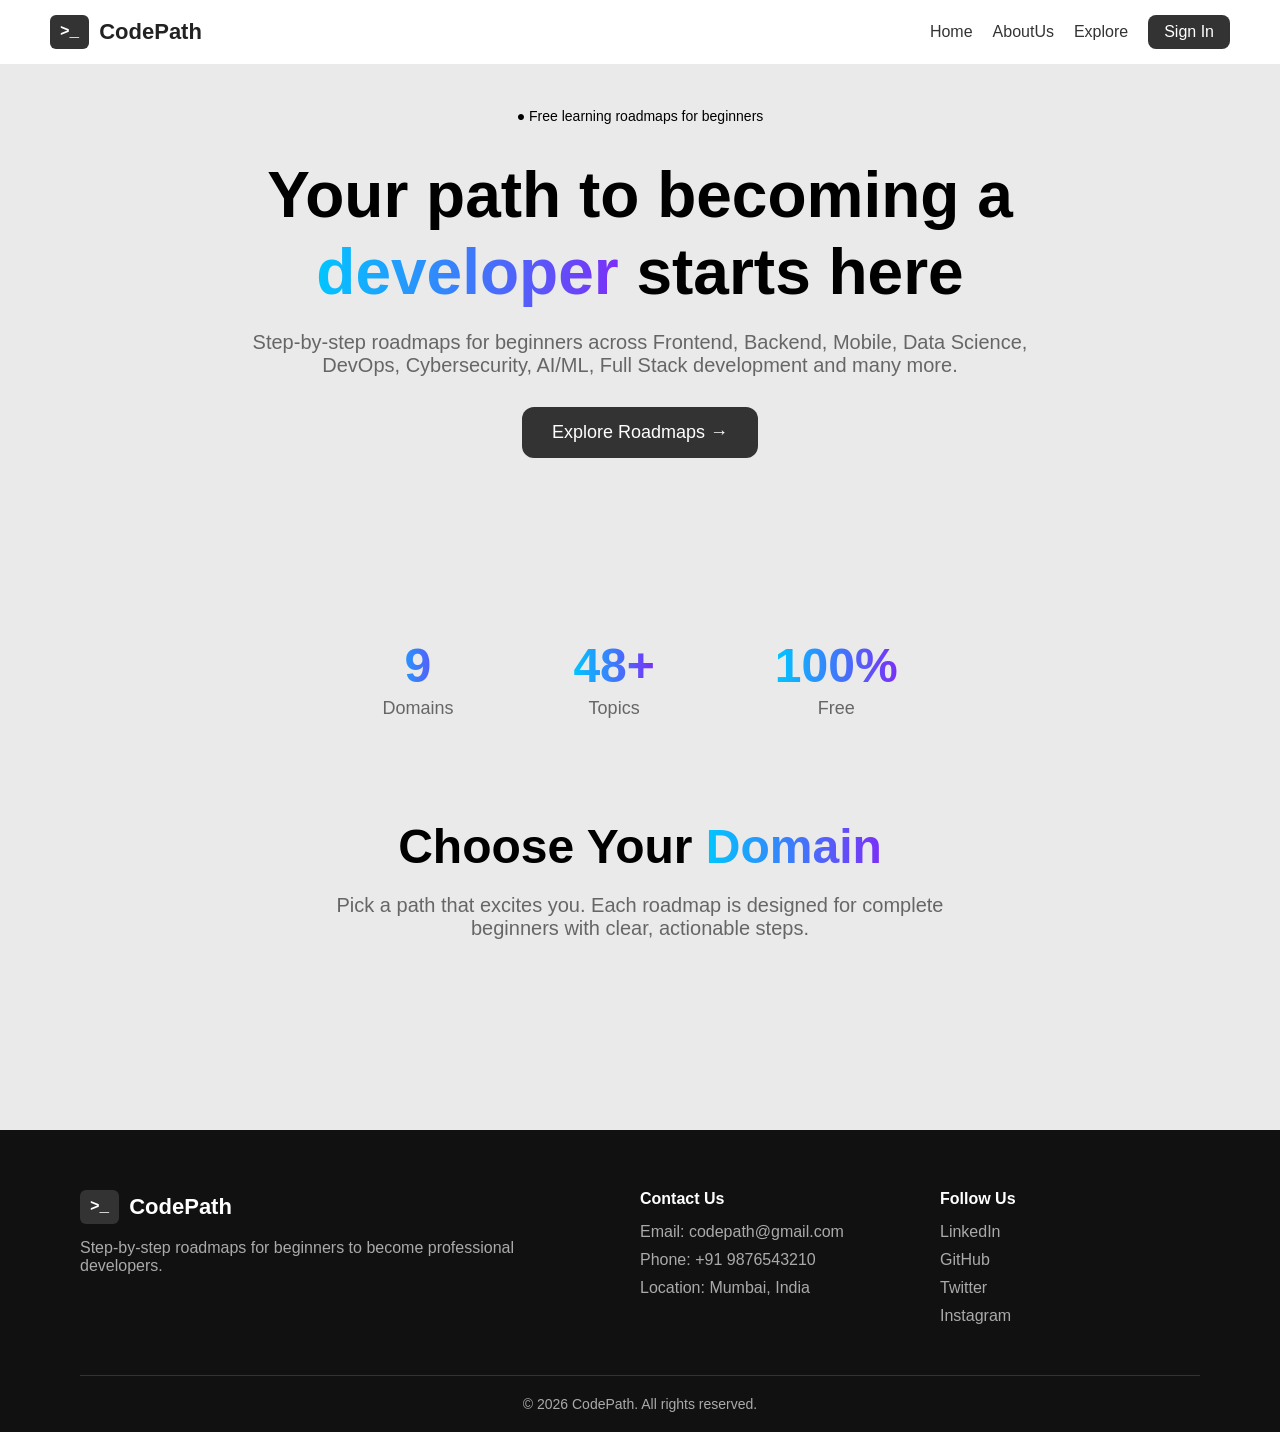
<file: index.html>
<!DOCTYPE html>
<html lang="en">
<head>
<meta charset="UTF-8">
<meta name="viewport" content="width=device-width, initial-scale=1.0">
<title>CodePath - Developer Roadmaps</title>
<link rel="stylesheet" href="homepage.css">
</head>
<body>

<!-- NAVBAR -->
<div class="navbar">

    <div class="logo">
    <div class="logo-icon">&gt;_</div>
    <div class="logo-text">CodePath</div>
    </div>

    <div class="nav-links">
        <a href="#" class="home">Home</a>
        <a href="#footer" class="AboutUs">AboutUs</a>
        <a href="explore.html" class="Explore">Explore</a>
        <a href="register.html" class="signin-btn">Sign In</a>
    </div>

</div>


<!-- HERO SECTION -->
<div class="hero">

    <div class="tag">
        ● Free learning roadmaps for beginners
    </div>

    <h1>
        Your path to becoming a <br>
        <span class="gradient-text">developer</span> starts here
    </h1>

    <p class="subtext">
        Step-by-step roadmaps for beginners across Frontend, Backend,
        Mobile, Data Science, DevOps, Cybersecurity, AI/ML, Full Stack development and many more.
    </p>

    <a href="explore.html" class="btn">
        Explore Roadmaps →
    </a>
</div>
<!-- STATS SECTION -->
<div class="stats">
    <div class="stat-box">
        <h2>9</h2>
        <p>Domains</p>
    </div>

    <div class="stat-box">
        <h2>48+</h2>
        <p>Topics</p>
    </div>

    <div class="stat-box">
        <h2>100%</h2>
        <p>Free</p>
    </div>

</div>


<!-- DOMAIN SECTION -->
<div class="domain-section">

    <h2 class="domain-title">
        Choose Your <span class="gradient-text">Domain</span>
    </h2>

    <p class="domain-subtext">
        Pick a path that excites you. Each roadmap is designed for complete
        beginners with clear, actionable steps.
    </p>

</div>
<br><br><br><br><br>
<!-- FOOTER -->
<footer class="footer" id="footer">

    <div class="footer-container">

        <!-- Brand -->
        <div class="footer-brand">
            <div class="logo">
                <div class="logo-icon">&gt;_</div>
                <div class="logo-text">CodePath</div>
            </div>

            <p>
                Step-by-step roadmaps for beginners to become professional developers.
            </p>
        </div>


        <!-- Contact Us -->
        <div class="footer-contact">
            <h4>Contact Us</h4>

            <p>Email: codepath@gmail.com</p>
            <p>Phone: +91 9876543210</p>
            <p>Location: Mumbai, India</p>

        </div>


        <!-- Social -->
        <div class="footer-social">
            <h4>Follow Us</h4>

            <a href="#">LinkedIn</a>
            <a href="#">GitHub</a>
            <a href="#">Twitter</a>
            <a href="#">Instagram</a>

        </div>

    </div>

    <div class="footer-bottom">
        © 2026 CodePath. All rights reserved.
    </div>

</footer>
</body>
</html>
</file>
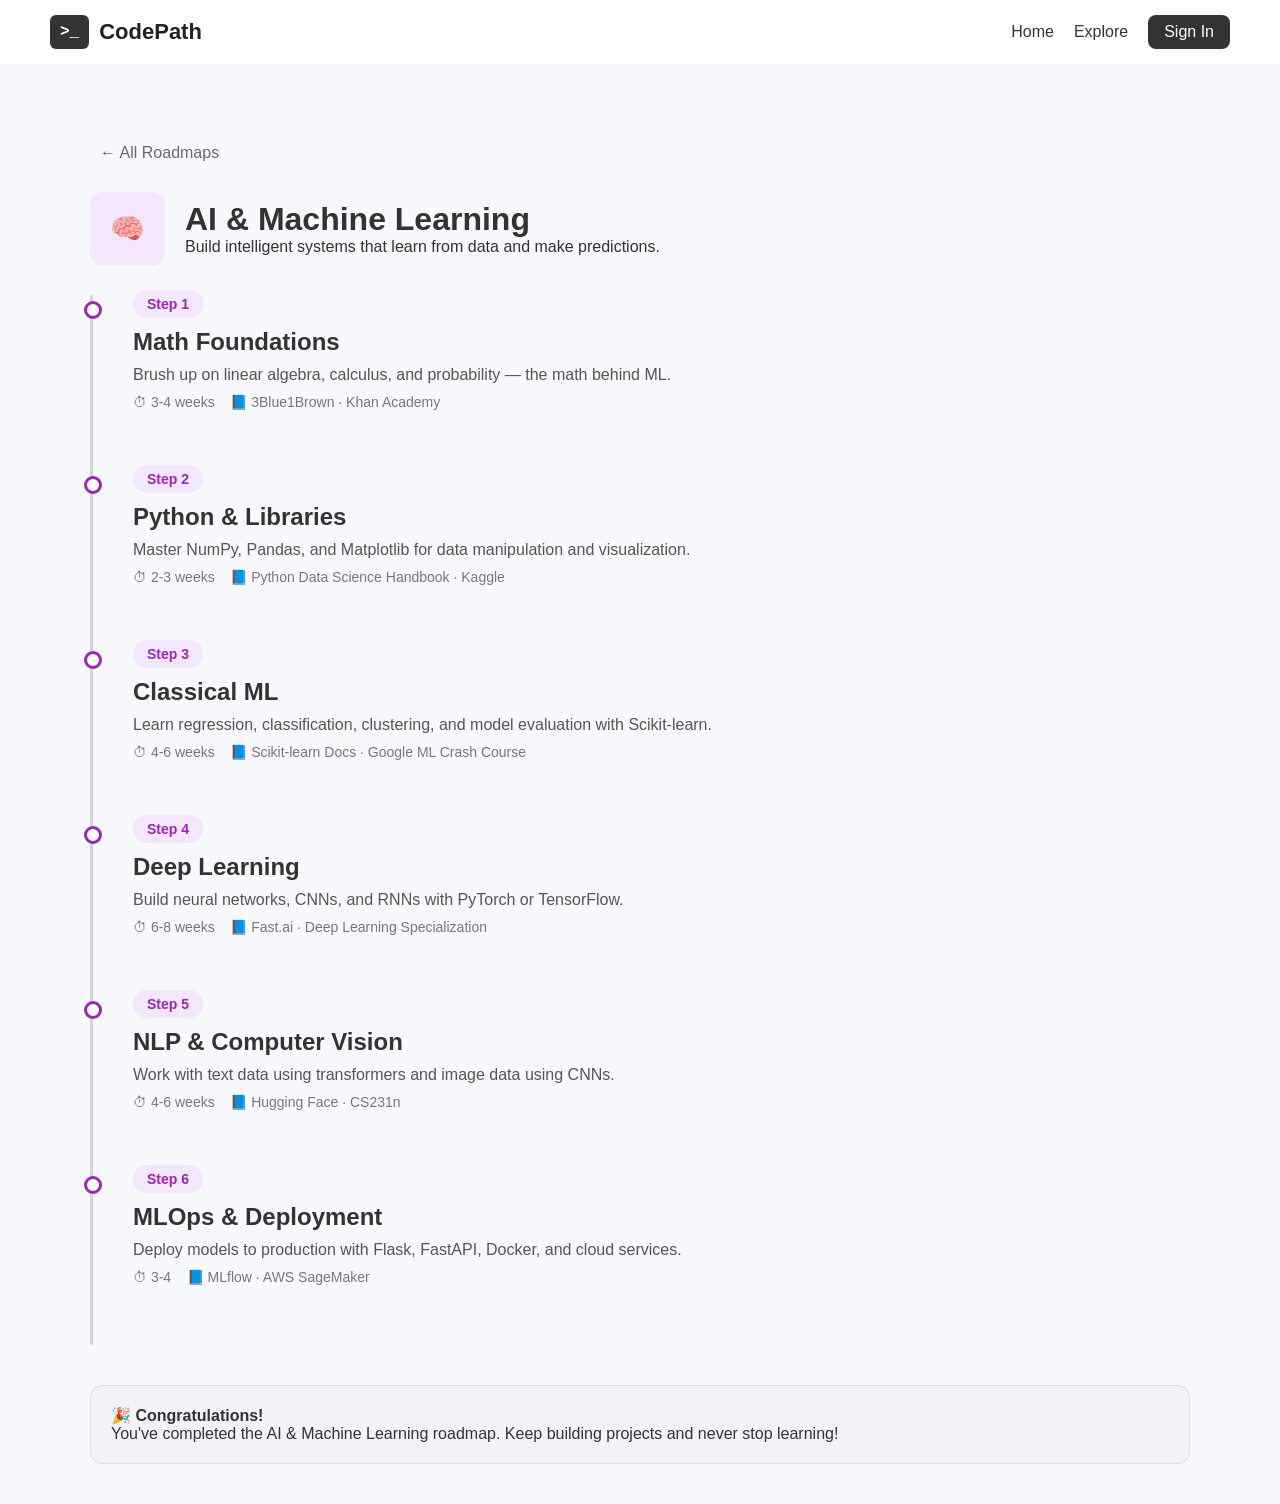
<file: ai.html>
<!DOCTYPE html>
<html lang="en">

<head>
    <meta charset="UTF-8">
    <title>AI & ML Roadmap</title>
    <link rel="stylesheet" href="ai.css">

</head>

<body>
    <br><br><br>
    <a href="explore.html" class="back-link">← All Roadmaps</a>

    <!-- NAVBAR -->
    <div class="navbar">

        <div class="logo">
            <div class="logo-icon">&gt;_</div>
            <div class="logo-text">CodePath</div>
        </div>

        <div class="nav-links">
            <a href="index.html" class="home">Home</a>
            <!-- <a href="#footer" class="AboutUs">AboutUs</a> -->
            <a href="explore.html" class="Explore">Explore</a>
            <a href="#" class="signin-btn">Sign In</a>
        </div>

    </div>

    <div class="container">

        <!-- Header -->
        <div class="header">
            <div class="icon-box">🧠</div>
            <div>
                <h1>AI & Machine Learning</h1>
                <p>Build intelligent systems that learn from data and make predictions.</p>
            </div>
        </div>

        <div class="main-content">
            <!-- Timeline -->
            <div class="timeline">

                <!-- Step 1 -->
                <div class="step" id="step1">
                    <div class="circle"></div>
                    <div class="content">
                        <span class="badge">Step 1</span>
                        <h2>Math Foundations</h2>
                        <p>Brush up on linear algebra, calculus, and probability — the math behind ML.</p>
                        <div class="meta">⏱ 3-4 weeks &nbsp;&nbsp; 📘 3Blue1Brown · Khan Academy</div>
                    </div>
                </div>

                <!-- Step 2 -->
                <div class="step" id="step2">
                    <div class="circle"></div>
                    <div class="content">
                        <span class="badge">Step 2</span>
                        <h2>Python & Libraries</h2>
                        <p>Master NumPy, Pandas, and Matplotlib for data manipulation and visualization.</p>
                        <div class="meta">⏱ 2-3 weeks &nbsp;&nbsp; 📘 Python Data Science Handbook · Kaggle</div>
                    </div>
                </div>

                <!-- Step 3 -->
                <div class="step" id="step3">
                    <div class="circle"></div>
                    <div class="content">
                        <span class="badge">Step 3</span>
                        <h2>Classical ML</h2>
                        <p>Learn regression, classification, clustering, and model evaluation with Scikit-learn.</p>
                        <div class="meta">⏱ 4-6 weeks &nbsp;&nbsp; 📘 Scikit-learn Docs · Google ML Crash Course</div>
                    </div>
                </div>

                <!-- Step 4 -->
                <div class="step" id="step4">
                    <div class="circle"></div>
                    <div class="content">
                        <span class="badge">Step 4</span>
                        <h2>Deep Learning</h2>
                        <p>Build neural networks, CNNs, and RNNs with PyTorch or TensorFlow.</p>
                        <div class="meta">⏱ 6-8 weeks &nbsp;&nbsp; 📘 Fast.ai · Deep Learning Specialization</div>
                    </div>
                </div>

                <!-- Step 5 -->
                <div class="step" id="step5">
                    <div class="circle"></div>
                    <div class="content">
                        <span class="badge">Step 5</span>
                        <h2>NLP & Computer Vision</h2>
                        <p>Work with text data using transformers and image data using CNNs.</p>
                        <div class="meta">⏱ 4-6 weeks &nbsp;&nbsp; 📘 Hugging Face · CS231n</div>
                    </div>
                </div>

                <!-- Step 6 -->
                <div class="step" id="step6">
                    <div class="circle"></div>
                    <div class="content">
                        <span class="badge">Step 6</span>
                        <h2>MLOps & Deployment</h2>
                        <p>Deploy models to production with Flask, FastAPI, Docker, and cloud services.</p>
                        <div class="meta">⏱ 3-4 &nbsp;&nbsp; 📘 MLflow · AWS SageMaker</div>
                    </div>
                </div>

            </div>

            <div class="details-panel" id="panel">
                <button class="close-btn" onclick="closePanel()">✖</button>
                <h3>Math Foundations</h3>

                <section>
                    <h4>📊 Linear Algebra</h4>
                    <ul>
                        <li>Vectors and matrices</li>
                        <li>Matrix operations</li>
                        <li>Eigenvalues and eigenvectors</li>
                        <li>Vector spaces</li>
                    </ul>
                </section>

                <section>
                    <h4>📈 Probability & Statistics</h4>
                    <ul>
                        <li>Probability rules</li>
                        <li>Random variables</li>
                        <li>Distributions (Normal, Binomial)</li>
                        <li>Mean, variance, standard deviation</li>
                    </ul>
                </section>

                <section>
                    <h4>📉 Calculus Basics</h4>
                    <ul>
                        <li>Derivatives</li>
                        <li>Partial derivatives</li>
                        <li>Gradients</li>
                        <li>Optimization concepts</li>
                    </ul>
                </section>

                <section>
                    <h4>🎯 Goal</h4>
                    <ul>
                        <li>Understand ML algorithms mathematically</li>
                        <li>Build strong theoretical foundation</li>
                        <li>Prepare for deep learning concepts</li>
                    </ul>
                </section>
            </div>

        </div>

        <!-- Congratulations Box -->
        <div class="success-box">
            🎉 <strong>Congratulations!</strong><br>
            You've completed the AI & Machine Learning roadmap. Keep building projects and never stop learning!
        </div>

    </div>

    <script>
        const panel = document.getElementById("panel");

        const contentData = {

            step1: {
                title: "Math Foundations",
                content: `
<section>
    <h4>📊 Linear Algebra</h4>
    <ul>
        <li>Vectors and matrices</li>
        <li>Matrix operations</li>
        <li>Eigenvalues and eigenvectors</li>
        <li>Vector spaces</li>
    </ul>
</section>

<section>
    <h4>📈 Probability & Statistics</h4>
    <ul>
        <li>Probability rules</li>
        <li>Random variables</li>
        <li>Distributions (Normal, Binomial)</li>
        <li>Mean, variance, standard deviation</li>
    </ul>
</section>

<section>
    <h4>📉 Calculus Basics</h4>
    <ul>
        <li>Derivatives</li>
        <li>Partial derivatives</li>
        <li>Gradients</li>
        <li>Optimization concepts</li>
    </ul>
</section>

<section>
    <h4>🎯 Goal</h4>
    <ul>
        <li>Understand ML algorithms mathematically</li>
        <li>Build strong theoretical foundation</li>
        <li>Prepare for deep learning concepts</li>
    </ul>
</section>
        `
            },

            step2: {
                title: "Python & Libraries",
                content: `
<section>
    <h4>🐍 Python Fundamentals</h4>
    <ul>
        <li>Variables, loops, functions</li>
        <li>Object-oriented programming</li>
        <li>File handling</li>
        <li>Error handling</li>
    </ul>
</section>

<section>
    <h4>📚 Essential Libraries</h4>
    <ul>
        <li>NumPy for numerical computing</li>
        <li>Pandas for data analysis</li>
        <li>Matplotlib and Seaborn</li>
        <li>Scikit-learn basics</li>
    </ul>
</section>

<section>
    <h4>🎯 Goal</h4>
    <ul>
        <li>Work with datasets</li>
        <li>Analyze and preprocess data</li>
        <li>Prepare data for ML models</li>
    </ul>
</section>
        `
            },

            step3: {
                title: "Classical ML",
                content: `
<section>
    <h4>🤖 Supervised Learning</h4>
    <ul>
        <li>Linear Regression</li>
        <li>Logistic Regression</li>
        <li>Decision Trees</li>
        <li>Support Vector Machines</li>
    </ul>
</section>

<section>
    <h4>🧠 Unsupervised Learning</h4>
    <ul>
        <li>K-Means Clustering</li>
        <li>Hierarchical Clustering</li>
        <li>Dimensionality Reduction (PCA)</li>
        <li>Anomaly detection</li>
    </ul>
</section>

<section>
    <h4>📊 Model Evaluation</h4>
    <ul>
        <li>Accuracy, precision, recall</li>
        <li>Confusion matrix</li>
        <li>Train/test split</li>
        <li>Cross-validation</li>
    </ul>
</section>

<section>
    <h4>🎯 Goal</h4>
    <ul>
        <li>Build predictive models</li>
        <li>Evaluate model performance</li>
        <li>Solve real-world ML problems</li>
    </ul>
</section>
        `
            },

            step4: {
                title: "Deep Learning",
                content: `
<section>
    <h4>🧠 Neural Network Basics</h4>
    <ul>
        <li>Neurons and layers</li>
        <li>Activation functions</li>
        <li>Forward and backpropagation</li>
        <li>Loss functions</li>
    </ul>
</section>

<section>
    <h4>⚙️ Frameworks</h4>
    <ul>
        <li>TensorFlow</li>
        <li>PyTorch</li>
        <li>Keras</li>
        <li>Model training and tuning</li>
    </ul>
</section>

<section>
    <h4>🎯 Goal</h4>
    <ul>
        <li>Build neural networks</li>
        <li>Train deep learning models</li>
        <li>Solve complex AI problems</li>
    </ul>
</section>
        `
            },

            step5: {
                title: "NLP & Computer Vision",
                content: `
<section>
    <h4>📝 Natural Language Processing</h4>
    <ul>
        <li>Text preprocessing</li>
        <li>Tokenization</li>
        <li>Sentiment analysis</li>
        <li>Text classification</li>
    </ul>
</section>

<section>
    <h4>👁️ Computer Vision</h4>
    <ul>
        <li>Image processing basics</li>
        <li>Image classification</li>
        <li>Object detection</li>
        <li>Face recognition</li>
    </ul>
</section>

<section>
    <h4>🧰 Tools & Libraries</h4>
    <ul>
        <li>OpenCV</li>
        <li>NLTK and SpaCy</li>
        <li>Transformers</li>
        <li>CNN models</li>
    </ul>
</section>

<section>
    <h4>🎯 Goal</h4>
    <ul>
        <li>Build AI applications</li>
        <li>Work with text and images</li>
        <li>Create intelligent systems</li>
    </ul>
</section>
        `
            },

            step6: {
                title: "MLOps & Deployment",
                content: `
<section>
    <h4>🚀 Model Deployment</h4>
    <ul>
        <li>Deploy models using Flask or FastAPI</li>
        <li>Create ML APIs</li>
        <li>Integrate ML with applications</li>
        <li>Cloud deployment</li>
    </ul>
</section>

<section>
    <h4>⚙️ MLOps Concepts</h4>
    <ul>
        <li>Model versioning</li>
        <li>Model monitoring</li>
        <li>Automation pipelines</li>
        <li>CI/CD for ML</li>
    </ul>
</section>

<section>
    <h4>🧰 Tools</h4>
    <ul>
        <li>Docker</li>
        <li>Kubernetes</li>
        <li>MLflow</li>
        <li>Cloud platforms (AWS, GCP)</li>
    </ul>
</section>

<section>
    <h4>🎯 Goal</h4>
    <ul>
        <li>Deploy ML models to production</li>
        <li>Manage ML lifecycle</li>
        <li>Build real-world AI systems</li>
    </ul>
</section>
        `
            }

        };

        document.querySelectorAll(".step").forEach(step => {
            step.addEventListener("click", function () {
                const stepId = this.id;
                const data = contentData[stepId];

                panel.innerHTML = `
            <button class="close-btn" onclick="closePanel()">✖</button>
            <h3>${data.title}</h3>
            ${data.content}
        `;

                panel.style.display = "block";
            });
        });

        function closePanel() {
            panel.style.display = "none";
        }
    </script>
</body>


</html>
</file>
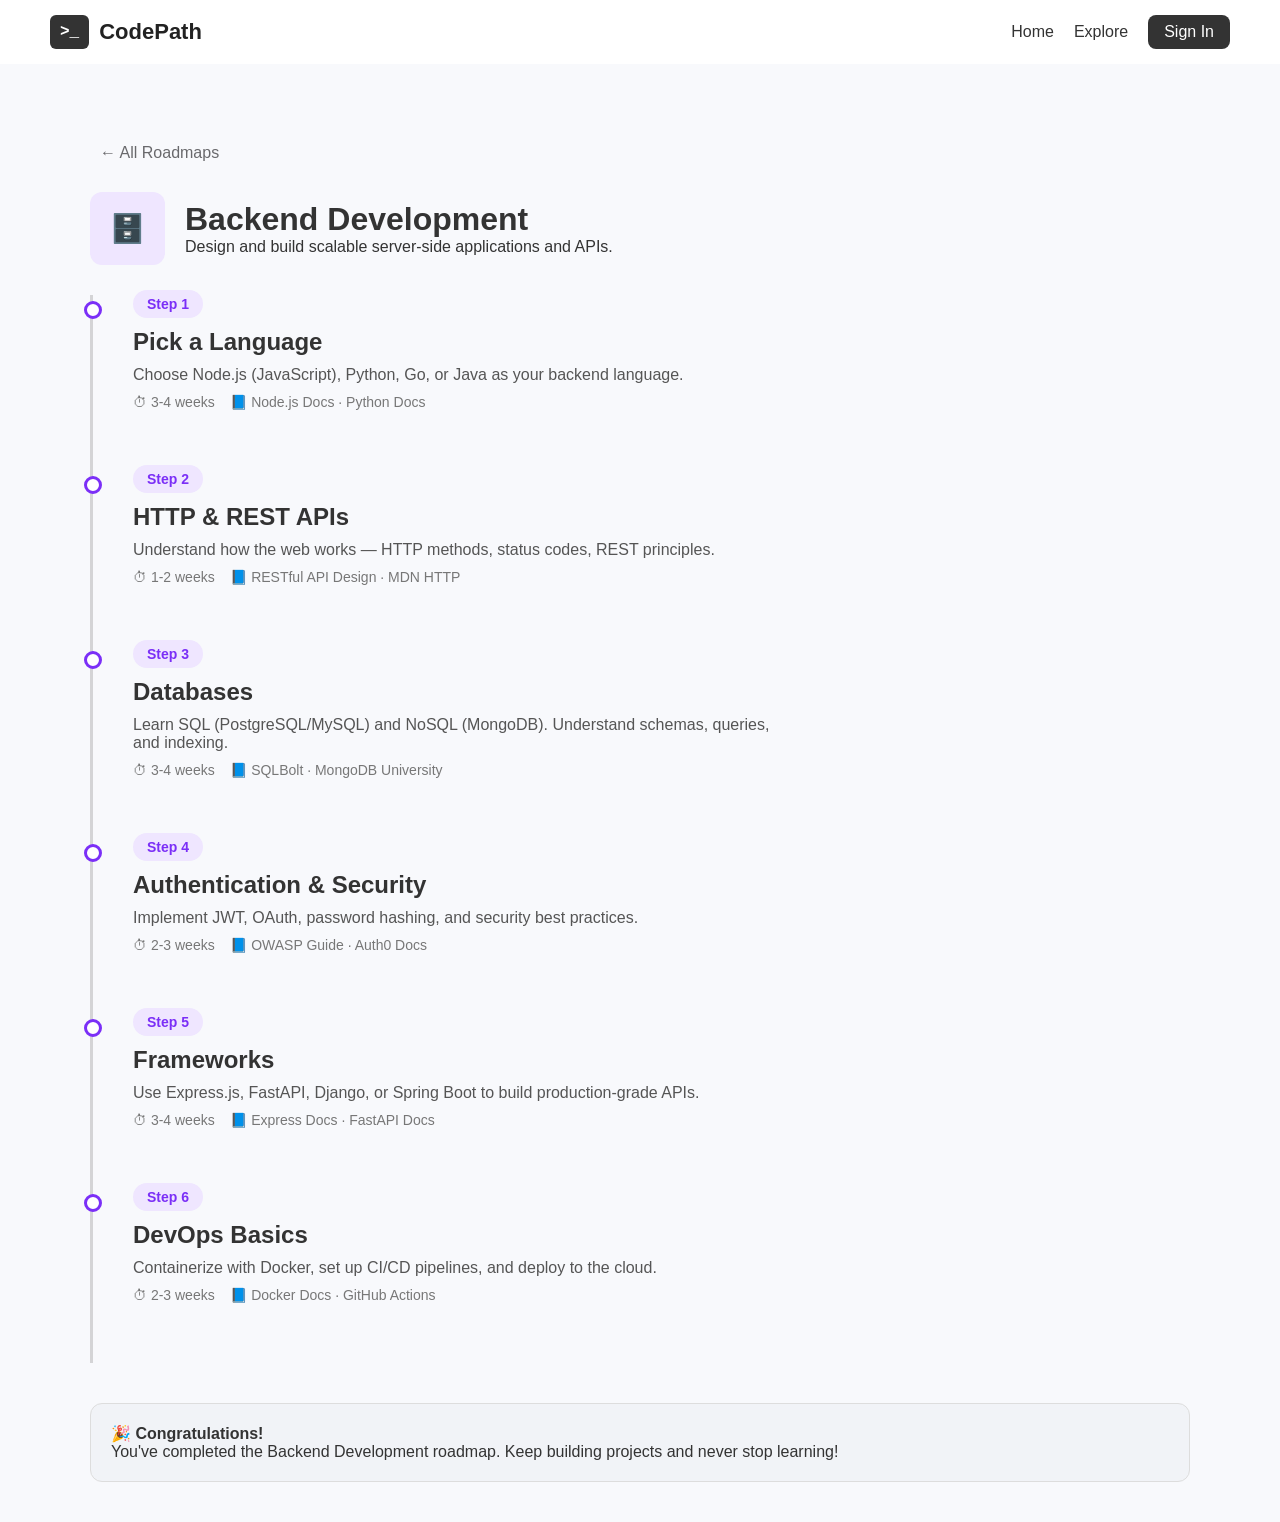
<file: backend.html>
<!DOCTYPE html>
<html lang="en">

<head>
    <meta charset="UTF-8">
    <title>Backend Development Roadmap</title>
    <link rel="stylesheet" href="backend.css">
</head>

<body>
    <br><br><br>
    <a href="explore.html" class="back-link">← All Roadmaps</a>

    <!-- NAVBAR -->
    <div class="navbar">

        <div class="logo">
            <div class="logo-icon">&gt;_</div>
            <div class="logo-text">CodePath</div>
        </div>

        <div class="nav-links">
            <a href="index.html" class="home">Home</a>
            <!-- <a href="#footer" class="AboutUs">AboutUs</a> -->
            <a href="explore.html" class="Explore">Explore</a>
            <a href="#" class="signin-btn">Sign In</a>
        </div>

    </div>

    <div class="container">

        <!-- Header -->
        <div class="header">
            <div class="icon-box">🗄️</div>
            <div>
                <h1>Backend Development</h1>
                <p>Design and build scalable server-side applications and APIs.</p>
            </div>
        </div>

        <div class="main-content">
            <!-- Timeline -->
            <div class="timeline">

                <!-- Step 1 -->
                <div class="step" id="step1">
                    <div class="circle"></div>
                    <div class="content">
                        <span class="badge">Step 1</span>
                        <h2>Pick a Language</h2>
                        <p>Choose Node.js (JavaScript), Python, Go, or Java as your backend language.</p>
                        <div class="meta">⏱ 3-4 weeks &nbsp;&nbsp; 📘 Node.js Docs · Python Docs</div>
                    </div>
                </div>

                <!-- Step 2 -->
                <div class="step" id="step2">
                    <div class="circle"></div>
                    <div class="content">
                        <span class="badge">Step 2</span>
                        <h2>HTTP & REST APIs</h2>
                        <p>Understand how the web works — HTTP methods, status codes, REST principles.</p>
                        <div class="meta">⏱ 1-2 weeks &nbsp;&nbsp; 📘 RESTful API Design · MDN HTTP</div>
                    </div>
                </div>

                <!-- Step 3 -->
                <div class="step" id="step3">
                    <div class="circle"></div>
                    <div class="content">
                        <span class="badge">Step 3</span>
                        <h2>Databases</h2>
                        <p>Learn SQL (PostgreSQL/MySQL) and NoSQL (MongoDB). Understand schemas, queries, and indexing.
                        </p>
                        <div class="meta">⏱ 3-4 weeks &nbsp;&nbsp; 📘 SQLBolt · MongoDB University</div>
                    </div>
                </div>

                <!-- Step 4 -->
                <div class="step" id="step4">
                    <div class="circle"></div>
                    <div class="content">
                        <span class="badge">Step 4</span>
                        <h2>Authentication & Security</h2>
                        <p>Implement JWT, OAuth, password hashing, and security best practices.</p>
                        <div class="meta">⏱ 2-3 weeks &nbsp;&nbsp; 📘 OWASP Guide · Auth0 Docs</div>
                    </div>
                </div>

                <!-- Step 5 -->
                <div class="step" id="step5">
                    <div class="circle"></div>
                    <div class="content">
                        <span class="badge">Step 5</span>
                        <h2>Frameworks</h2>
                        <p>Use Express.js, FastAPI, Django, or Spring Boot to build production-grade APIs.</p>
                        <div class="meta">⏱ 3-4 weeks &nbsp;&nbsp; 📘 Express Docs · FastAPI Docs</div>
                    </div>
                </div>

                <!-- Step 6 -->
                <div class="step" id="step6">
                    <div class="circle"></div>
                    <div class="content">
                        <span class="badge">Step 6</span>
                        <h2>DevOps Basics</h2>
                        <p>Containerize with Docker, set up CI/CD pipelines, and deploy to the cloud.</p>
                        <div class="meta">⏱ 2-3 weeks &nbsp;&nbsp; 📘 Docker Docs · GitHub Actions</div>
                    </div>
                </div>

            </div>

            <div class="details-panel" id="panel">
                <button class="close-btn" onclick="closePanel()">✖</button>
                <h3>Pick a Language</h3>
                <section>
                    <h4>💻 Popular Backend Languages</h4>
                    <ul>
                        <li>JavaScript (Node.js)</li>
                        <li>Python</li>
                        <li>Java</li>
                        <li>PHP</li>
                        <li>Go</li>
                    </ul>
                </section>

                <section>
                    <h4>📚 What to Learn First</h4>
                    <ul>
                        <li>Syntax & Data Types</li>
                        <li>Functions & Modules</li>
                        <li>Object-Oriented Programming</li>
                        <li>Error Handling</li>
                    </ul>
                </section>

                <section>
                    <h4>🎯 Goal</h4>
                    <ul>
                        <li>Build CLI Programs</li>
                        <li>Understand Server-Side Logic</li>
                        <li>Work with Files & Environment Variables</li>
                    </ul>
                </section>

            </div>
        </div>

        <!-- Congratulations Box -->
        <div class="success-box">
            🎉 <strong>Congratulations!</strong><br>
            You've completed the Backend Development roadmap. Keep building projects and never stop learning!
        </div>

    </div>

    <script>
        const panel = document.getElementById("panel");

        const contentData = {

            step1: {
                title: "Pick a Language",
                content: `
<section>
    <h4>💻 Popular Backend Languages</h4>
    <ul>
        <li>JavaScript (Node.js)</li>
        <li>Python</li>
        <li>Java</li>
        <li>PHP</li>
        <li>Go</li>
    </ul>
</section>

<section>
    <h4>📚 What to Learn First</h4>
    <ul>
        <li>Syntax & Data Types</li>
        <li>Functions & Modules</li>
        <li>Object-Oriented Programming</li>
        <li>Error Handling</li>
    </ul>
</section>

<section>
    <h4>🎯 Goal</h4>
    <ul>
        <li>Build CLI Programs</li>
        <li>Understand Server-Side Logic</li>
        <li>Work with Files & Environment Variables</li>
    </ul>
</section>
        `
            },

            step2: {
                title: "HTTP & REST APIs",
                content: `
<section>
    <h4>🌐 HTTP Fundamentals</h4>
    <ul>
        <li>HTTP Methods (GET, POST, PUT, DELETE)</li>
        <li>Status Codes (200, 404, 500)</li>
        <li>Request & Response Structure</li>
        <li>Headers & JSON</li>
    </ul>
</section>

<section>
    <h4>🔗 REST API Concepts</h4>
    <ul>
        <li>Routing</li>
        <li>CRUD Operations</li>
        <li>API Testing with Postman</li>
        <li>RESTful Architecture</li>
    </ul>
</section>

<section>
    <h4>🚀 Practice</h4>
    <ul>
        <li>Create a Simple API</li>
        <li>Build a CRUD Application</li>
        <li>Connect API with Frontend</li>
    </ul>
</section>
        `
            },

            step3: {
                title: "Databases",
                content: `
<section>
    <h4>🗄️ Types of Databases</h4>
    <ul>
        <li>SQL (MySQL, PostgreSQL)</li>
        <li>NoSQL (MongoDB)</li>
        <li>Relational vs Non-Relational</li>
    </ul>
</section>

<section>
    <h4>📊 Core Concepts</h4>
    <ul>
        <li>Tables & Collections</li>
        <li>CRUD Operations</li>
        <li>Joins & Relationships</li>
        <li>Indexes</li>
    </ul>
</section>

<section>
    <h4>🔄 ORM / ODM</h4>
    <ul>
        <li>Sequelize</li>
        <li>Prisma</li>
        <li>Mongoose</li>
    </ul>
</section>
        `
            },

            step4: {
                title: "Authentication & Security",
                content: `
<section>
    <h4>🔐 Authentication</h4>
    <ul>
        <li>JWT (JSON Web Tokens)</li>
        <li>Sessions & Cookies</li>
        <li>Password Hashing (bcrypt)</li>
    </ul>
</section>

<section>
    <h4>🛡️ Security Basics</h4>
    <ul>
        <li>HTTPS</li>
        <li>CORS</li>
        <li>Rate Limiting</li>
        <li>Input Validation</li>
    </ul>
</section>

<section>
    <h4>⚠️ Common Attacks</h4>
    <ul>
        <li>SQL Injection</li>
        <li>XSS</li>
        <li>CSRF</li>
    </ul>
</section>
        `
            },

            step5: {
                title: "Frameworks",
                content: `
<section>
    <h4>⚙️ Popular Frameworks</h4>
    <ul>
        <li>Express.js (Node.js)</li>
        <li>Django / Flask (Python)</li>
        <li>Spring Boot (Java)</li>
        <li>Laravel (PHP)</li>
    </ul>
</section>

<section>
    <h4>📦 What Frameworks Provide</h4>
    <ul>
        <li>Routing System</li>
        <li>Middleware</li>
        <li>Authentication Tools</li>
        <li>Database Integration</li>
    </ul>
</section>

<section>
    <h4>🚀 Goal</h4>
    <ul>
        <li>Build Full Backend Server</li>
        <li>Connect with Database</li>
        <li>Deploy Application</li>
    </ul>
</section>
        `
            },

            step6: {
                title: "DevOps Basics",
                content: `
<section>
    <h4>🐳 Containerization</h4>
    <ul>
        <li>Docker Basics</li>
        <li>Dockerfiles</li>
        <li>Container vs VM</li>
    </ul>
</section>

<section>
    <h4>☁️ Cloud & Deployment</h4>
    <ul>
        <li>AWS Basics</li>
        <li>DigitalOcean</li>
        <li>CI/CD Pipelines</li>
    </ul>
</section>

<section>
    <h4>🔄 Version Control</h4>
    <ul>
        <li>Git & GitHub</li>
        <li>Branching Strategy</li>
        <li>Automated Deployment</li>
    </ul>
</section>
        `
            }

        };

        document.querySelectorAll(".step").forEach(step => {
            step.addEventListener("click", function () {
                const stepId = this.id;
                const data = contentData[stepId];

                panel.innerHTML = `
            <button class="close-btn" onclick="closePanel()">✖</button>
            <h3>${data.title}</h3>
            ${data.content}
        `;

                panel.style.display = "block";
            });
        });

        function closePanel() {
            panel.style.display = "none";
        }
    </script>
</body>


</html>
</file>
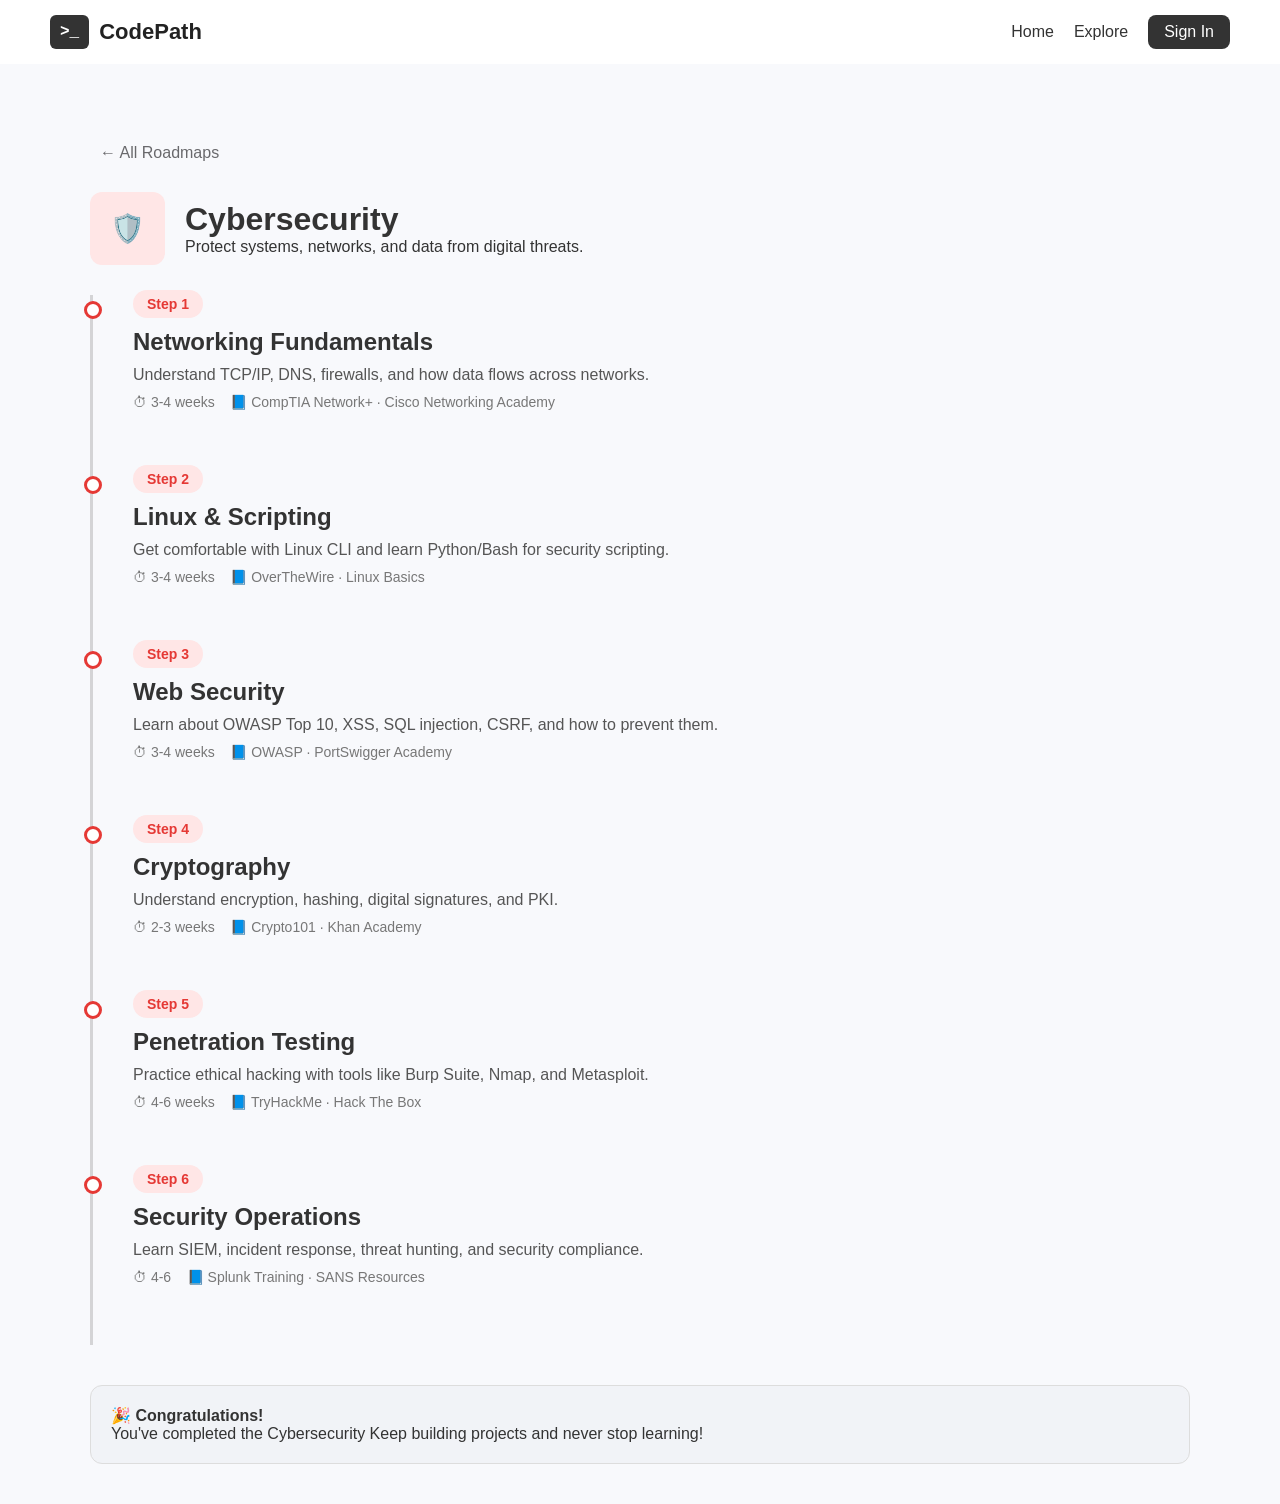
<file: cyber.html>
<!DOCTYPE html>
<html lang="en">

<head>
    <meta charset="UTF-8">
    <title>Cyber Security Roadmap</title>
    <link rel="stylesheet" href="cyber.css">
</head>

<body>
    <br><br><br>
    <a href="explore.html" class="back-link">← All Roadmaps</a>

    <!-- NAVBAR -->
    <div class="navbar">

        <div class="logo">
            <div class="logo-icon">&gt;_</div>
            <div class="logo-text">CodePath</div>
        </div>

        <div class="nav-links">
            <a href="index.html" class="home">Home</a>
            <!-- <a href="#footer" class="AboutUs">AboutUs</a> -->
            <a href="explore.html" class="Explore">Explore</a>
            <a href="#" class="signin-btn">Sign In</a>
        </div>

    </div>

    <div class="container">

        <!-- Header -->
        <div class="header">
            <div class="icon-box">🛡️</div>
            <div>
                <h1>Cybersecurity</h1>
                <p>Protect systems, networks, and data from digital threats.</p>
            </div>
        </div>

        <div class="main-content">
            <!-- Timeline -->
            <div class="timeline">

                <!-- Step 1 -->
                <div class="step" id="step1">
                    <div class="circle"></div>
                    <div class="content">
                        <span class="badge">Step 1</span>
                        <h2>Networking Fundamentals</h2>
                        <p>Understand TCP/IP, DNS, firewalls, and how data flows across networks.</p>
                        <div class="meta">⏱ 3-4 weeks &nbsp;&nbsp; 📘 CompTIA Network+ · Cisco Networking Academy</div>
                    </div>
                </div>

                <!-- Step 2 -->
                <div class="step" id="step2">
                    <div class="circle"></div>
                    <div class="content">
                        <span class="badge">Step 2</span>
                        <h2>Linux & Scripting</h2>
                        <p>Get comfortable with Linux CLI and learn Python/Bash for security scripting.</p>
                        <div class="meta">⏱ 3-4 weeks &nbsp;&nbsp; 📘 OverTheWire · Linux Basics</div>
                    </div>
                </div>

                <!-- Step 3 -->
                <div class="step" id="step3">
                    <div class="circle"></div>
                    <div class="content">
                        <span class="badge">Step 3</span>
                        <h2>Web Security</h2>
                        <p>Learn about OWASP Top 10, XSS, SQL injection, CSRF, and how to prevent them.</p>
                        <div class="meta">⏱ 3-4 weeks &nbsp;&nbsp; 📘 OWASP · PortSwigger Academy</div>
                    </div>
                </div>

                <!-- Step 4 -->
                <div class="step" id="step4">
                    <div class="circle"></div>
                    <div class="content">
                        <span class="badge">Step 4</span>
                        <h2>Cryptography</h2>
                        <p>Understand encryption, hashing, digital signatures, and PKI.</p>
                        <div class="meta">⏱ 2-3 weeks &nbsp;&nbsp; 📘 Crypto101 · Khan Academy</div>
                    </div>
                </div>

                <!-- Step 5 -->
                <div class="step" id="step5">
                    <div class="circle"></div>
                    <div class="content">
                        <span class="badge">Step 5</span>
                        <h2>Penetration Testing</h2>
                        <p>Practice ethical hacking with tools like Burp Suite, Nmap, and Metasploit.</p>
                        <div class="meta">⏱ 4-6 weeks &nbsp;&nbsp; 📘 TryHackMe · Hack The Box</div>
                    </div>
                </div>

                <!-- Step 6 -->
                <div class="step" id="step6">
                    <div class="circle"></div>
                    <div class="content">
                        <span class="badge">Step 6</span>
                        <h2>Security Operations</h2>
                        <p>Learn SIEM, incident response, threat hunting, and security compliance.</p>
                        <div class="meta">⏱ 4-6 &nbsp;&nbsp; 📘 Splunk Training · SANS Resources</div>
                    </div>
                </div>
            </div>

            <div class="details-panel" id="panel">
                <button class="close-btn" onclick="closePanel()">✖</button>
                <h3>HTML & CSS Fundamentals</h3>

                <section>
                    <h4>📌 HTML Basics</h4>
                    <ul>
                        <li>HTML Document Structure (DOCTYPE, html, head, body)</li>
                        <li>Headings, Paragraphs, Links, Images</li>
                        <li>Lists (Ordered & Unordered)</li>
                        <li>Forms & Input Fields</li>
                        <li>Tables</li>
                        <li>Semantic Elements (header, footer, section, article)</li>
                    </ul>
                </section>

                <section>
                    <h4>🎨 CSS Fundamentals</h4>
                    <ul>
                        <li>CSS Syntax & Selectors</li>
                        <li>Colors, Fonts & Text Styling</li>
                        <li>Box Model (margin, padding, border)</li>
                        <li>Positioning (static, relative, absolute, fixed)</li>
                        <li>Flexbox</li>
                        <li>CSS Grid</li>
                    </ul>
                </section>

                <section>
                    <h4>📱 Responsive Design</h4>
                    <ul>
                        <li>Media Queries</li>
                        <li>Mobile First Approach</li>
                        <li>Viewport Units</li>
                        <li>Flexible Layouts</li>
                    </ul>
                </section>

                <section>
                    <h4>🚀 Practice Projects</h4>
                    <ul>
                        <li>Build a Landing Page</li>
                        <li>Create a Login Form</li>
                        <li>Design a Portfolio Website</li>
                        <li>Responsive Navigation Bar</li>
                    </ul>
                </section>

                <section>
                    <h4>📚 Recommended Resources</h4>
                    <ul>
                        <li>MDN Web Docs</li>
                        <li>freeCodeCamp</li>
                        <li>CSS Tricks</li>
                        <li>W3Schools (for quick reference)</li>
                    </ul>
                </section>
            </div>
        </div>

        <!-- Congratulations Box -->
        <div class="success-box">
            🎉 <strong>Congratulations!</strong><br>
            You've completed the Cybersecurity Keep building projects and never stop learning!
        </div>

    </div>

    <script>
        const panel = document.getElementById("panel");

        const contentData = {

            step1: {
                title: "Networking Fundamentals",
                content: `
<section>
    <h4>🌐 Networking Basics</h4>
    <ul>
        <li>OSI Model and TCP/IP Model</li>
        <li>IP Addressing and Subnetting</li>
        <li>DNS, HTTP, HTTPS protocols</li>
        <li>Ports and protocols (TCP, UDP)</li>
    </ul>
</section>

<section>
    <h4>🔌 Network Devices</h4>
    <ul>
        <li>Routers and Switches</li>
        <li>Firewalls</li>
        <li>VPN (Virtual Private Network)</li>
        <li>Network topologies</li>
    </ul>
</section>

<section>
    <h4>🎯 Goal</h4>
    <ul>
        <li>Understand how networks work</li>
        <li>Identify network vulnerabilities</li>
        <li>Analyze network traffic</li>
    </ul>
</section>
        `
            },

            step2: {
                title: "Linux & Scripting",
                content: `
<section>
    <h4>🐧 Linux Fundamentals</h4>
    <ul>
        <li>Linux commands and file system</li>
        <li>User and permission management</li>
        <li>Process management</li>
        <li>Package installation</li>
    </ul>
</section>

<section>
    <h4>📜 Scripting Skills</h4>
    <ul>
        <li>Bash scripting basics</li>
        <li>Python scripting</li>
        <li>Automation scripts</li>
        <li>Log file analysis</li>
    </ul>
</section>

<section>
    <h4>🎯 Goal</h4>
    <ul>
        <li>Automate security tasks</li>
        <li>Work efficiently in Linux</li>
        <li>Analyze system activity</li>
    </ul>
</section>
        `
            },

            step3: {
                title: "Web Security",
                content: `
<section>
    <h4>🌍 Web Fundamentals</h4>
    <ul>
        <li>How websites work</li>
        <li>HTTP and HTTPS</li>
        <li>Client-server architecture</li>
        <li>Cookies and sessions</li>
    </ul>
</section>

<section>
    <h4>⚠️ Common Web Vulnerabilities</h4>
    <ul>
        <li>SQL Injection</li>
        <li>Cross-Site Scripting (XSS)</li>
        <li>Cross-Site Request Forgery (CSRF)</li>
        <li>Broken authentication</li>
    </ul>
</section>

<section>
    <h4>🎯 Goal</h4>
    <ul>
        <li>Identify web vulnerabilities</li>
        <li>Understand secure coding practices</li>
        <li>Protect web applications</li>
    </ul>
</section>
        `
            },

            step4: {
                title: "Cryptography",
                content: `
<section>
    <h4>🔐 Cryptography Basics</h4>
    <ul>
        <li>Encryption and Decryption</li>
        <li>Symmetric encryption</li>
        <li>Asymmetric encryption</li>
        <li>Hashing algorithms (SHA, MD5)</li>
    </ul>
</section>

<section>
    <h4>🔑 Security Concepts</h4>
    <ul>
        <li>Digital signatures</li>
        <li>SSL/TLS certificates</li>
        <li>Public and private keys</li>
        <li>Password hashing</li>
    </ul>
</section>

<section>
    <h4>🎯 Goal</h4>
    <ul>
        <li>Protect sensitive data</li>
        <li>Understand secure communication</li>
        <li>Implement encryption techniques</li>
    </ul>
</section>
        `
            },

            step5: {
                title: "Penetration Testing",
                content: `
<section>
    <h4>🛠️ Penetration Testing Basics</h4>
    <ul>
        <li>Ethical hacking concepts</li>
        <li>Vulnerability scanning</li>
        <li>Reconnaissance techniques</li>
        <li>Exploitation methods</li>
    </ul>
</section>

<section>
    <h4>⚙️ Popular Tools</h4>
    <ul>
        <li>Nmap</li>
        <li>Metasploit</li>
        <li>Burp Suite</li>
        <li>Wireshark</li>
    </ul>
</section>

<section>
    <h4>🎯 Goal</h4>
    <ul>
        <li>Find security vulnerabilities</li>
        <li>Test system security</li>
        <li>Improve system protection</li>
    </ul>
</section>
        `
            },

            step6: {
                title: "Security Operations",
                content: `
<section>
    <h4>🛡️ Security Monitoring</h4>
    <ul>
        <li>Log monitoring</li>
        <li>Intrusion detection systems (IDS)</li>
        <li>Security incident response</li>
        <li>Threat detection</li>
    </ul>
</section>

<section>
    <h4>🏢 Security Practices</h4>
    <ul>
        <li>Risk assessment</li>
        <li>Security policies</li>
        <li>Vulnerability management</li>
        <li>Security auditing</li>
    </ul>
</section>

<section>
    <h4>🎯 Goal</h4>
    <ul>
        <li>Protect systems and networks</li>
        <li>Detect and respond to attacks</li>
        <li>Maintain organizational security</li>
    </ul>
</section>
        `
            }

        };

        document.querySelectorAll(".step").forEach(step => {
            step.addEventListener("click", function () {
                const stepId = this.id;
                const data = contentData[stepId];

                panel.innerHTML = `
            <button class="close-btn" onclick="closePanel()">✖</button>
            <h3>${data.title}</h3>
            ${data.content}
        `;

                panel.style.display = "block";
            });
        });

        function closePanel() {
            panel.style.display = "none";
        }
    </script>
</body>


</html>
</file>
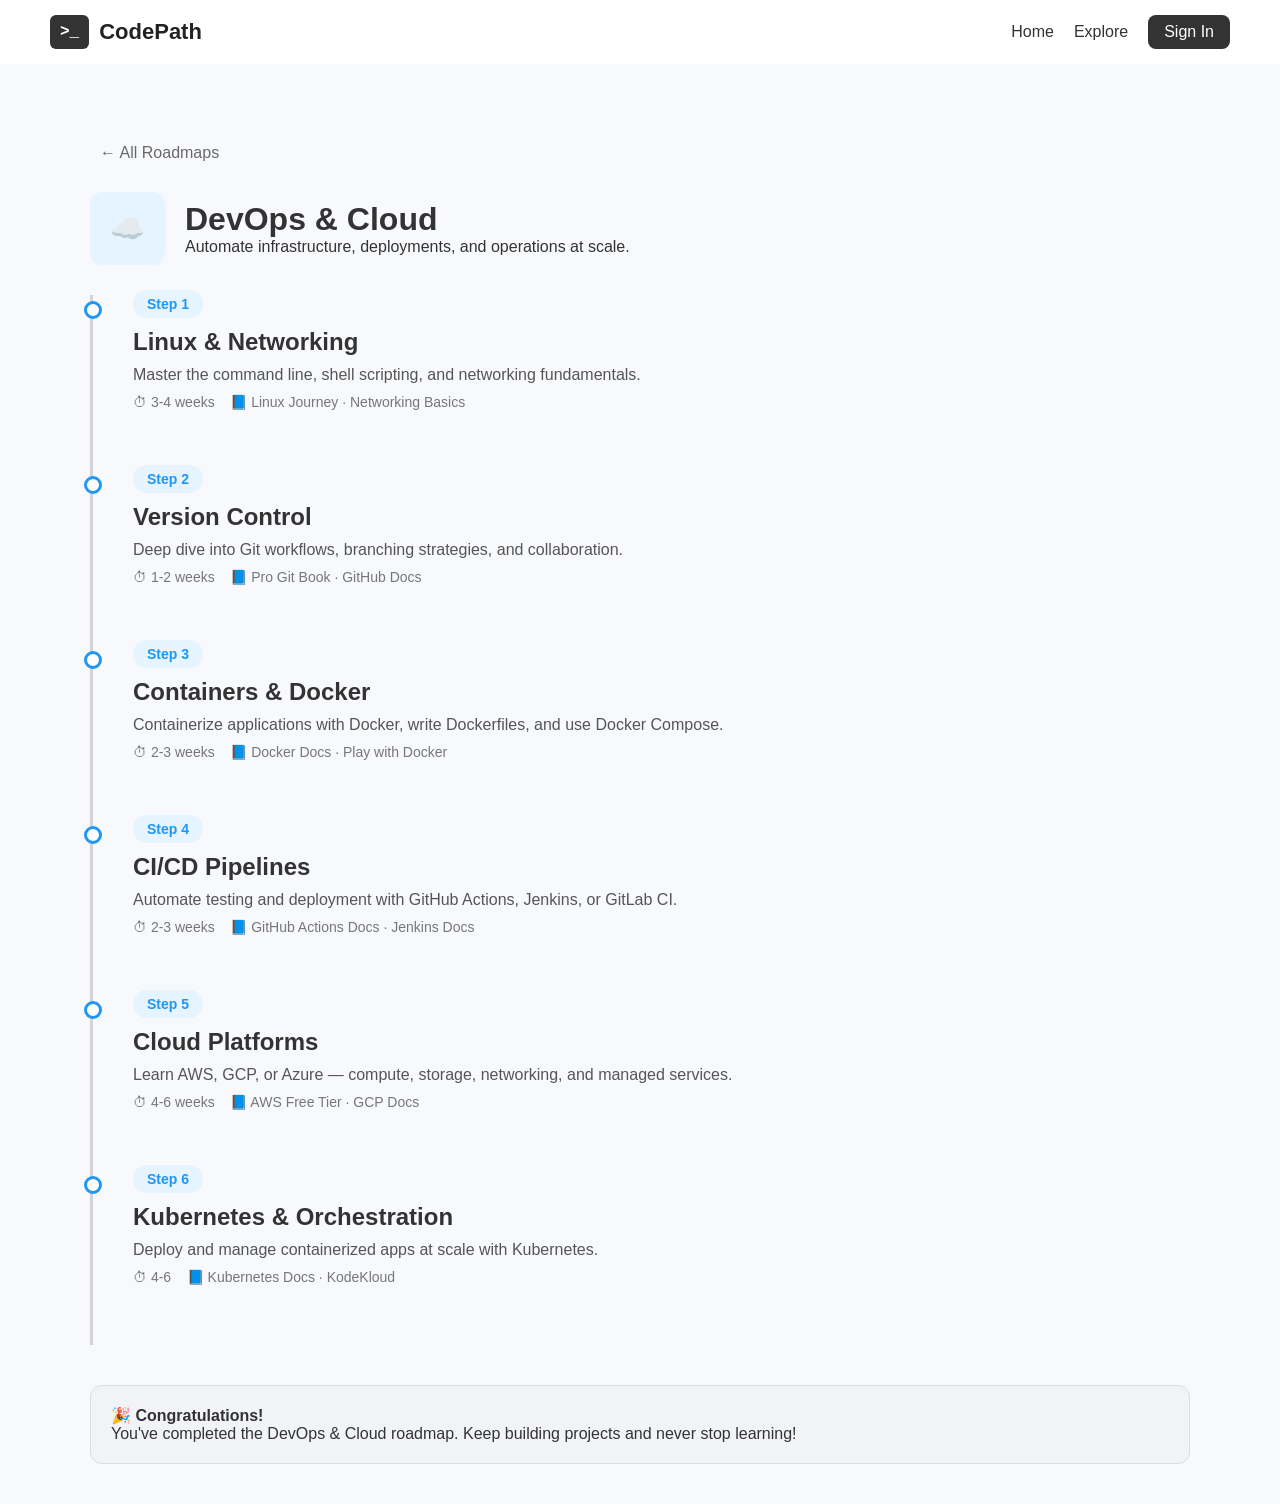
<file: devops.html>
<!DOCTYPE html>
<html lang="en">

<head>
    <meta charset="UTF-8">
    <title>DevOps & Cloud Roadmap</title>
    <link rel="stylesheet" href="devops.css">
</head>

<body>
    <br><br><br>
    <a href="explore.html" class="back-link">← All Roadmaps</a>

    <!-- NAVBAR -->
    <div class="navbar">

        <div class="logo">
            <div class="logo-icon">&gt;_</div>
            <div class="logo-text">CodePath</div>
        </div>

        <div class="nav-links">
            <a href="index.html" class="home">Home</a>
            <!-- <a href="#footer" class="AboutUs">AboutUs</a> -->
            <a href="explore.html" class="Explore">Explore</a>
            <a href="#" class="signin-btn">Sign In</a>
        </div>

    </div>

    <div class="container">

        <!-- Header -->
        <div class="header">
            <div class="icon-box">☁️</div>
            <div>
                <h1>DevOps & Cloud</h1>
                <p>Automate infrastructure, deployments, and operations at scale.</p>
            </div>
        </div>

        <div class="main-content">
            <!-- Timeline -->
            <div class="timeline">

                <!-- Step 1 -->
                <div class="step" id="step1">
                    <div class="circle"></div>
                    <div class="content">
                        <span class="badge">Step 1</span>
                        <h2>Linux & Networking</h2>
                        <p>Master the command line, shell scripting, and networking fundamentals.</p>
                        <div class="meta">⏱ 3-4 weeks &nbsp;&nbsp; 📘 Linux Journey · Networking Basics</div>
                    </div>
                </div>

                <!-- Step 2 -->
                <div class="step" id="step2">
                    <div class="circle"></div>
                    <div class="content">
                        <span class="badge">Step 2</span>
                        <h2>Version Control</h2>
                        <p>Deep dive into Git workflows, branching strategies, and collaboration.</p>
                        <div class="meta">⏱ 1-2 weeks &nbsp;&nbsp; 📘 Pro Git Book · GitHub Docs</div>
                    </div>
                </div>

                <!-- Step 3 -->
                <div class="step" id="step3">
                    <div class="circle"></div>
                    <div class="content">
                        <span class="badge">Step 3</span>
                        <h2>Containers & Docker</h2>
                        <p>Containerize applications with Docker, write Dockerfiles, and use Docker Compose.</p>
                        <div class="meta">⏱ 2-3 weeks &nbsp;&nbsp; 📘 Docker Docs · Play with Docker</div>
                    </div>
                </div>

                <!-- Step 4 -->
                <div class="step" id="step4">
                    <div class="circle"></div>
                    <div class="content">
                        <span class="badge">Step 4</span>
                        <h2>CI/CD Pipelines</h2>
                        <p>Automate testing and deployment with GitHub Actions, Jenkins, or GitLab CI.</p>
                        <div class="meta">⏱ 2-3 weeks &nbsp;&nbsp; 📘 GitHub Actions Docs · Jenkins Docs</div>
                    </div>
                </div>

                <!-- Step 5 -->
                <div class="step" id="step5">
                    <div class="circle"></div>
                    <div class="content">
                        <span class="badge">Step 5</span>
                        <h2>Cloud Platforms</h2>
                        <p>Learn AWS, GCP, or Azure — compute, storage, networking, and managed services.</p>
                        <div class="meta">⏱ 4-6 weeks &nbsp;&nbsp; 📘 AWS Free Tier · GCP Docs</div>
                    </div>
                </div>

                <!-- Step 6 -->
                <div class="step" id="step6">
                    <div class="circle"></div>
                    <div class="content">
                        <span class="badge">Step 6</span>
                        <h2>Kubernetes & Orchestration</h2>
                        <p>Deploy and manage containerized apps at scale with Kubernetes.</p>
                        <div class="meta">⏱ 4-6 &nbsp;&nbsp; 📘 Kubernetes Docs · KodeKloud</div>
                    </div>
                </div>
            </div>

            <div class="details-panel" id="panel">
                <button class="close-btn" onclick="closePanel()">✖</button>
                <h3>Linux and Networking</h3>

                <section>
                    <h4>🐧 Linux Fundamentals</h4>
                    <ul>
                        <li>Linux file system structure</li>
                        <li>Basic commands (ls, cd, cp, mv, rm)</li>
                        <li>User and permission management</li>
                        <li>Shell scripting basics</li>
                    </ul>
                </section>

                <section>
                    <h4>🌐 Networking Basics</h4>
                    <ul>
                        <li>IP Address and DNS</li>
                        <li>HTTP, HTTPS protocols</li>
                        <li>Ports and firewalls</li>
                        <li>Client-server architecture</li>
                    </ul>
                </section>

                <section>
                    <h4>🎯 Goal</h4>
                    <ul>
                        <li>Work confidently in Linux environment</li>
                        <li>Understand how servers communicate</li>
                        <li>Manage server files and processes</li>
                    </ul>
                </section>
            </div>

        </div>

        <!-- Congratulations Box -->
        <div class="success-box">
            🎉 <strong>Congratulations!</strong><br>
            You've completed the DevOps & Cloud roadmap. Keep building projects and never stop learning!
        </div>

    </div>
    <script>
        const panel = document.getElementById("panel");

        const contentData = {

            step1: {
                title: "Linux & Networking",
                content: `
<section>
    <h4>🐧 Linux Fundamentals</h4>
    <ul>
        <li>Linux file system structure</li>
        <li>Basic commands (ls, cd, cp, mv, rm)</li>
        <li>User and permission management</li>
        <li>Shell scripting basics</li>
    </ul>
</section>

<section>
    <h4>🌐 Networking Basics</h4>
    <ul>
        <li>IP Address and DNS</li>
        <li>HTTP, HTTPS protocols</li>
        <li>Ports and firewalls</li>
        <li>Client-server architecture</li>
    </ul>
</section>

<section>
    <h4>🎯 Goal</h4>
    <ul>
        <li>Work confidently in Linux environment</li>
        <li>Understand how servers communicate</li>
        <li>Manage server files and processes</li>
    </ul>
</section>
        `
            },

            step2: {
                title: "Version Control",
                content: `
<section>
    <h4>📂 Git Fundamentals</h4>
    <ul>
        <li>Git installation and setup</li>
        <li>Basic commands (init, add, commit, push)</li>
        <li>Branching and merging</li>
        <li>Resolving merge conflicts</li>
    </ul>
</section>

<section>
    <h4>🌍 GitHub / Git Platforms</h4>
    <ul>
        <li>Create repositories</li>
        <li>Pull requests</li>
        <li>Collaboration workflows</li>
        <li>Version tracking</li>
    </ul>
</section>

<section>
    <h4>🎯 Goal</h4>
    <ul>
        <li>Track code changes</li>
        <li>Collaborate with teams</li>
        <li>Manage project versions</li>
    </ul>
</section>
        `
            },

            step3: {
                title: "Containers & Docker",
                content: `
<section>
    <h4>📦 Container Basics</h4>
    <ul>
        <li>What are containers</li>
        <li>Containers vs Virtual Machines</li>
        <li>Container architecture</li>
    </ul>
</section>

<section>
    <h4>🐳 Docker Essentials</h4>
    <ul>
        <li>Docker installation</li>
        <li>Docker images and containers</li>
        <li>Dockerfile creation</li>
        <li>Docker Hub usage</li>
    </ul>
</section>

<section>
    <h4>🎯 Goal</h4>
    <ul>
        <li>Containerize applications</li>
        <li>Run apps consistently across environments</li>
        <li>Simplify deployment</li>
    </ul>
</section>
        `
            },

            step4: {
                title: "CI/CD Pipelines",
                content: `
<section>
    <h4>🔄 CI/CD Concepts</h4>
    <ul>
        <li>Continuous Integration</li>
        <li>Continuous Deployment</li>
        <li>Automation workflows</li>
        <li>Build and test automation</li>
    </ul>
</section>

<section>
    <h4>⚙️ CI/CD Tools</h4>
    <ul>
        <li>GitHub Actions</li>
        <li>Jenkins</li>
        <li>GitLab CI/CD</li>
        <li>CircleCI</li>
    </ul>
</section>

<section>
    <h4>🎯 Goal</h4>
    <ul>
        <li>Automate application deployment</li>
        <li>Reduce manual errors</li>
        <li>Improve development workflow</li>
    </ul>
</section>
        `
            },

            step5: {
                title: "Cloud Platforms",
                content: `
<section>
    <h4>☁️ Cloud Fundamentals</h4>
    <ul>
        <li>Cloud computing basics</li>
        <li>IaaS, PaaS, SaaS models</li>
        <li>Virtual machines</li>
        <li>Cloud storage</li>
    </ul>
</section>

<section>
    <h4>🌍 Popular Cloud Providers</h4>
    <ul>
        <li>AWS (Amazon Web Services)</li>
        <li>Microsoft Azure</li>
        <li>Google Cloud Platform (GCP)</li>
        <li>DigitalOcean</li>
    </ul>
</section>

<section>
    <h4>🎯 Goal</h4>
    <ul>
        <li>Deploy applications to cloud</li>
        <li>Manage cloud infrastructure</li>
        <li>Scale applications globally</li>
    </ul>
</section>
        `
            },

            step6: {
                title: "Kubernetes & Orchestration",
                content: `
<section>
    <h4>⚓ Kubernetes Basics</h4>
    <ul>
        <li>What is Kubernetes</li>
        <li>Pods and clusters</li>
        <li>Deployments and services</li>
        <li>Scaling applications</li>
    </ul>
</section>

<section>
    <h4>🔧 Orchestration Concepts</h4>
    <ul>
        <li>Container orchestration</li>
        <li>Load balancing</li>
        <li>Auto scaling</li>
        <li>Monitoring and logging</li>
    </ul>
</section>

<section>
    <h4>🎯 Goal</h4>
    <ul>
        <li>Manage containerized applications</li>
        <li>Automate scaling and deployment</li>
        <li>Run production-level systems</li>
    </ul>
</section>
        `
            }

        };

        document.querySelectorAll(".step").forEach(step => {
            step.addEventListener("click", function () {
                const stepId = this.id;
                const data = contentData[stepId];

                panel.innerHTML = `
            <button class="close-btn" onclick="closePanel()">✖</button>
            <h3>${data.title}</h3>
            ${data.content}
        `;

                panel.style.display = "block";
            });
        });

        function closePanel() {
            panel.style.display = "none";
        }
    </script>
</body>


</html>
</file>
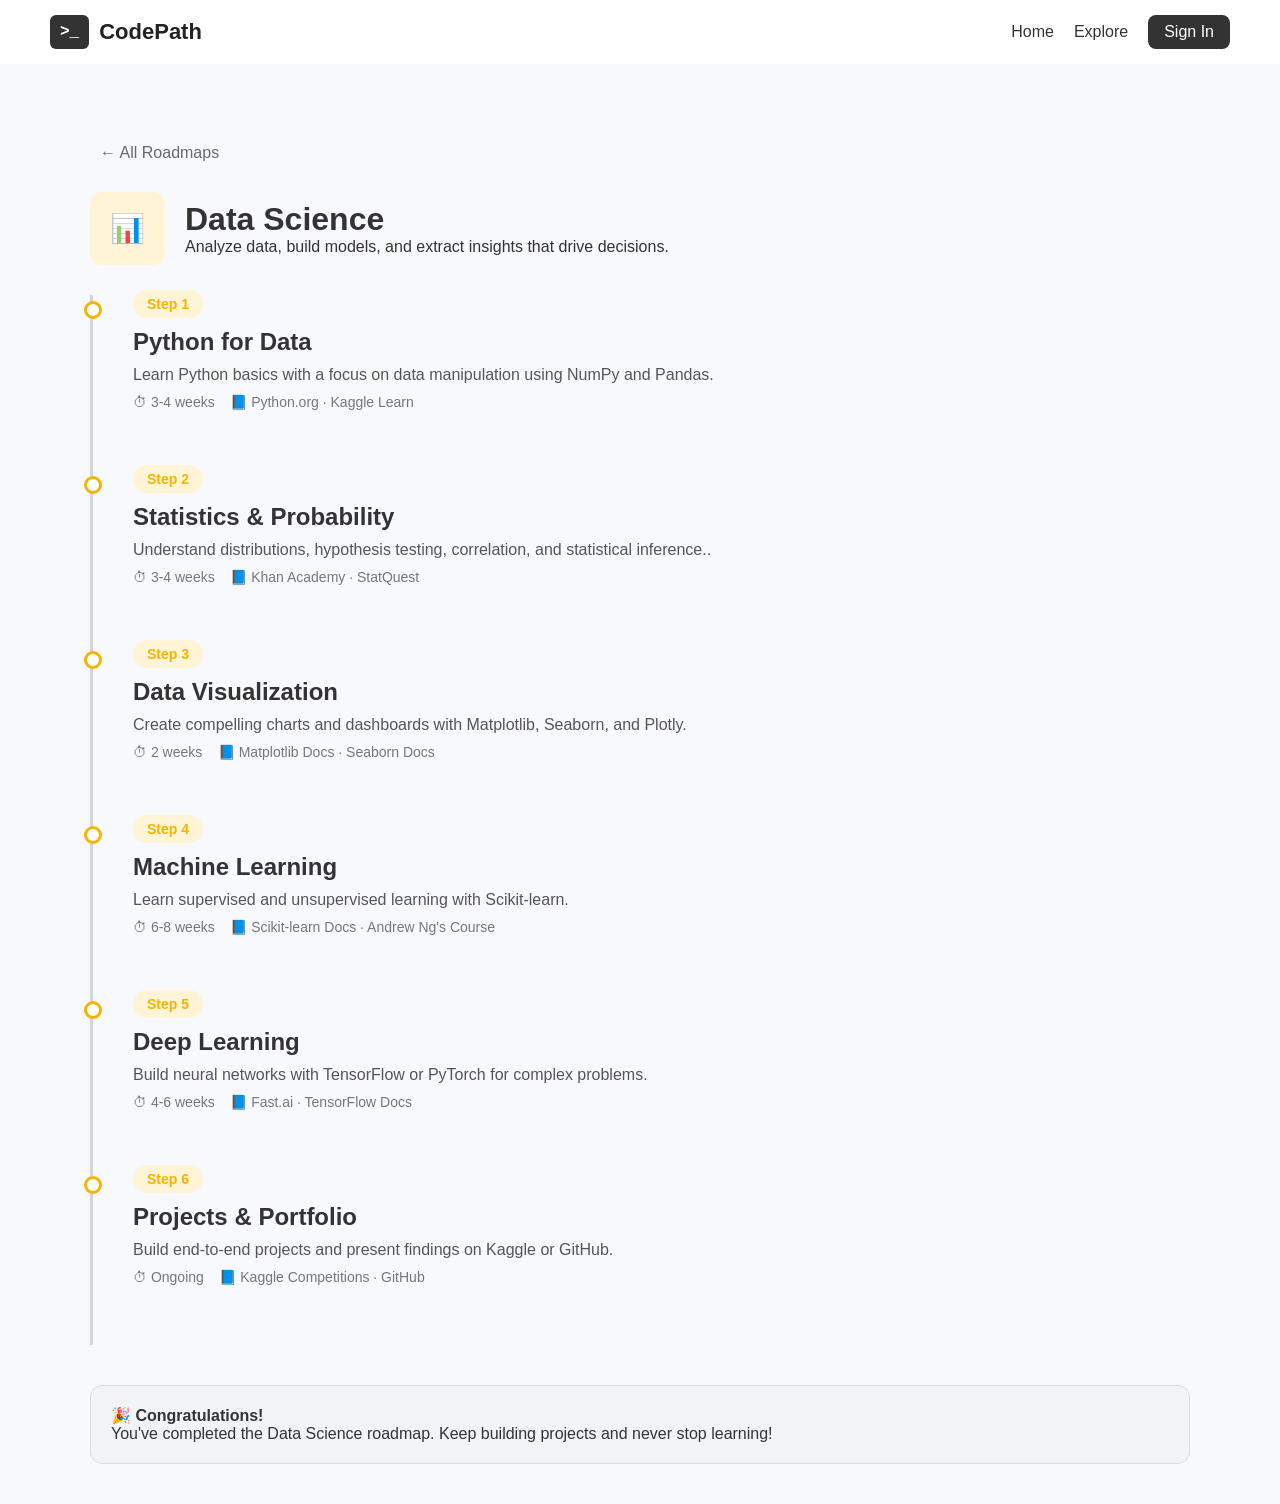
<file: ds.html>
<!DOCTYPE html>
<html lang="en">

<head>
    <meta charset="UTF-8">
    <title>Data Science Roadmap</title>
    <link rel="stylesheet" href="ds.css">
</head>

<body>
    <br><br><br>
    <a href="explore.html" class="back-link">← All Roadmaps</a>

    <!-- NAVBAR -->
    <div class="navbar">

        <div class="logo">
            <div class="logo-icon">&gt;_</div>
            <div class="logo-text">CodePath</div>
        </div>

        <div class="nav-links">
            <a href="index.html" class="home">Home</a>
            <!-- <a href="#footer" class="AboutUs">AboutUs</a> -->
            <a href="explore.html" class="Explore">Explore</a>
            <a href="#" class="signin-btn">Sign In</a>
        </div>

    </div>

    <div class="container">

        <!-- Header -->
        <div class="header">
            <div class="icon-box">📊</div>
            <div>
                <h1>Data Science</h1>
                <p>Analyze data, build models, and extract insights that drive decisions.</p>
            </div>
        </div>

        <div class="main-content">
            <!-- Timeline -->
            <div class="timeline">

                <!-- Step 1 -->
                <div class="step" id="step1">
                    <div class="circle"></div>
                    <div class="content">
                        <span class="badge">Step 1</span>
                        <h2>Python for Data</h2>
                        <p>Learn Python basics with a focus on data manipulation using NumPy and Pandas.</p>
                        <div class="meta">⏱ 3-4 weeks &nbsp;&nbsp; 📘 Python.org · Kaggle Learn</div>
                    </div>
                </div>

                <!-- Step 2 -->
                <div class="step" id="step2">
                    <div class="circle"></div>
                    <div class="content">
                        <span class="badge">Step 2</span>
                        <h2>Statistics & Probability</h2>
                        <p>Understand distributions, hypothesis testing, correlation, and statistical inference..</p>
                        <div class="meta">⏱ 3-4 weeks &nbsp;&nbsp; 📘 Khan Academy · StatQuest</div>
                    </div>
                </div>

                <!-- Step 3 -->
                <div class="step" id="step3">
                    <div class="circle"></div>
                    <div class="content">
                        <span class="badge">Step 3</span>
                        <h2>Data Visualization</h2>
                        <p>Create compelling charts and dashboards with Matplotlib, Seaborn, and Plotly.</p>
                        <div class="meta">⏱ 2 weeks &nbsp;&nbsp; 📘 Matplotlib Docs · Seaborn Docs</div>
                    </div>
                </div>

                <!-- Step 4 -->
                <div class="step" id="step4">
                    <div class="circle"></div>
                    <div class="content">
                        <span class="badge">Step 4</span>
                        <h2>Machine Learning</h2>
                        <p>Learn supervised and unsupervised learning with Scikit-learn.</p>
                        <div class="meta">⏱ 6-8 weeks &nbsp;&nbsp; 📘 Scikit-learn Docs · Andrew Ng's Course</div>
                    </div>
                </div>

                <!-- Step 5 -->
                <div class="step" id="step5">
                    <div class="circle"></div>
                    <div class="content">
                        <span class="badge">Step 5</span>
                        <h2>Deep Learning</h2>
                        <p>Build neural networks with TensorFlow or PyTorch for complex problems.</p>
                        <div class="meta">⏱ 4-6 weeks &nbsp;&nbsp; 📘 Fast.ai · TensorFlow Docs</div>
                    </div>
                </div>

                <!-- Step 6 -->
                <div class="step" id="step6">
                    <div class="circle"></div>
                    <div class="content">
                        <span class="badge">Step 6</span>
                        <h2>Projects & Portfolio</h2>
                        <p>Build end-to-end projects and present findings on Kaggle or GitHub.</p>
                        <div class="meta">⏱ Ongoing &nbsp;&nbsp; 📘 Kaggle Competitions · GitHub</div>
                    </div>
                </div>
            </div>

            <div class="details-panel" id="panel">
                <button class="close-btn" onclick="closePanel()">✖</button>
                <h3>Python for Data</h3>

                <section>
                    <h4>🐍 Python Fundamentals</h4>
                    <ul>
                        <li>Variables, Data Types, and Operators</li>
                        <li>Loops and Conditional Statements</li>
                        <li>Functions and Modules</li>
                        <li>Object-Oriented Programming Basics</li>
                    </ul>
                </section>

                <section>
                    <h4>📊 Data Libraries</h4>
                    <ul>
                        <li>NumPy for numerical computing</li>
                        <li>Pandas for data analysis</li>
                        <li>Working with DataFrames</li>
                        <li>Reading CSV, Excel, and JSON files</li>
                    </ul>
                </section>

                <section>
                    <h4>🎯 Goal</h4>
                    <ul>
                        <li>Analyze datasets using Python</li>
                        <li>Clean and preprocess data</li>
                        <li>Build strong programming foundation</li>
                    </ul>
                </section>
            </div>

        </div>

        <!-- Congratulations Box -->
        <div class="success-box">
            🎉 <strong>Congratulations!</strong><br>
            You've completed the Data Science roadmap. Keep building projects and never stop learning!
        </div>

    </div>

    <script>
        const panel = document.getElementById("panel");

        const contentData = {

            step1: {
                title: "Python for Data",
                content: `
<section>
    <h4>🐍 Python Fundamentals</h4>
    <ul>
        <li>Variables, Data Types, and Operators</li>
        <li>Loops and Conditional Statements</li>
        <li>Functions and Modules</li>
        <li>Object-Oriented Programming Basics</li>
    </ul>
</section>

<section>
    <h4>📊 Data Libraries</h4>
    <ul>
        <li>NumPy for numerical computing</li>
        <li>Pandas for data analysis</li>
        <li>Working with DataFrames</li>
        <li>Reading CSV, Excel, and JSON files</li>
    </ul>
</section>

<section>
    <h4>🎯 Goal</h4>
    <ul>
        <li>Analyze datasets using Python</li>
        <li>Clean and preprocess data</li>
        <li>Build strong programming foundation</li>
    </ul>
</section>
        `
            },

            step2: {
                title: "Statistics & Probability",
                content: `
<section>
    <h4>📈 Descriptive Statistics</h4>
    <ul>
        <li>Mean, Median, Mode</li>
        <li>Variance and Standard Deviation</li>
        <li>Data distribution</li>
        <li>Correlation</li>
    </ul>
</section>

<section>
    <h4>🎲 Probability Concepts</h4>
    <ul>
        <li>Probability rules</li>
        <li>Random variables</li>
        <li>Normal distribution</li>
        <li>Bayes’ theorem</li>
    </ul>
</section>

<section>
    <h4>🎯 Goal</h4>
    <ul>
        <li>Understand data behavior</li>
        <li>Make data-driven decisions</li>
        <li>Prepare for machine learning</li>
    </ul>
</section>
        `
            },

            step3: {
                title: "Data Visualization",
                content: `
<section>
    <h4>📊 Visualization Libraries</h4>
    <ul>
        <li>Matplotlib basics</li>
        <li>Seaborn for statistical plots</li>
        <li>Plotly for interactive charts</li>
        <li>Streamlit dashboards</li>
    </ul>
</section>

<section>
    <h4>📉 Chart Types</h4>
    <ul>
        <li>Bar charts</li>
        <li>Line graphs</li>
        <li>Scatter plots</li>
        <li>Histograms and heatmaps</li>
    </ul>
</section>

<section>
    <h4>🎯 Goal</h4>
    <ul>
        <li>Present data visually</li>
        <li>Identify patterns and trends</li>
        <li>Create dashboards</li>
    </ul>
</section>
        `
            },

            step4: {
                title: "Machine Learning",
                content: `
<section>
    <h4>🤖 ML Fundamentals</h4>
    <ul>
        <li>Supervised Learning</li>
        <li>Unsupervised Learning</li>
        <li>Training and testing data</li>
        <li>Feature engineering</li>
    </ul>
</section>

<section>
    <h4>🧠 ML Algorithms</h4>
    <ul>
        <li>Linear Regression</li>
        <li>Logistic Regression</li>
        <li>Decision Trees</li>
        <li>K-Means Clustering</li>
    </ul>
</section>

<section>
    <h4>🎯 Goal</h4>
    <ul>
        <li>Build predictive models</li>
        <li>Train and evaluate models</li>
        <li>Solve real-world problems</li>
    </ul>
</section>
        `
            },

            step5: {
                title: "Deep Learning",
                content: `
<section>
    <h4>🧠 Neural Networks</h4>
    <ul>
        <li>Neurons and layers</li>
        <li>Activation functions</li>
        <li>Forward and backpropagation</li>
        <li>Loss functions</li>
    </ul>
</section>

<section>
    <h4>⚙️ Frameworks</h4>
    <ul>
        <li>TensorFlow</li>
        <li>PyTorch</li>
        <li>Keras</li>
        <li>Model training and evaluation</li>
    </ul>
</section>

<section>
    <h4>🎯 Goal</h4>
    <ul>
        <li>Build neural network models</li>
        <li>Work with image and text data</li>
        <li>Create AI-powered applications</li>
    </ul>
</section>
        `
            },

            step6: {
                title: "Projects & Portfolio",
                content: `
<section>
    <h4>📁 Real-world Projects</h4>
    <ul>
        <li>Price prediction app</li>
        <li>Spam detection system</li>
        <li>Recommendation system</li>
        <li>Data analysis dashboards</li>
    </ul>
</section>

<section>
    <h4>🌐 Portfolio Building</h4>
    <ul>
        <li>Upload projects on GitHub</li>
        <li>Create project documentation</li>
        <li>Participate in Kaggle competitions</li>
        <li>Build personal portfolio website</li>
    </ul>
</section>

<section>
    <h4>🎯 Goal</h4>
    <ul>
        <li>Showcase your skills</li>
        <li>Build strong resume</li>
        <li>Prepare for data science jobs</li>
    </ul>
</section>
        `
            }

        };

        document.querySelectorAll(".step").forEach(step => {
            step.addEventListener("click", function () {
                const stepId = this.id;
                const data = contentData[stepId];

                panel.innerHTML = `
            <button class="close-btn" onclick="closePanel()">✖</button>
            <h3>${data.title}</h3>
            ${data.content}
        `;

                panel.style.display = "block";
            });
        });

        function closePanel() {
            panel.style.display = "none";
        }
    </script>
</body>


</html>
</file>
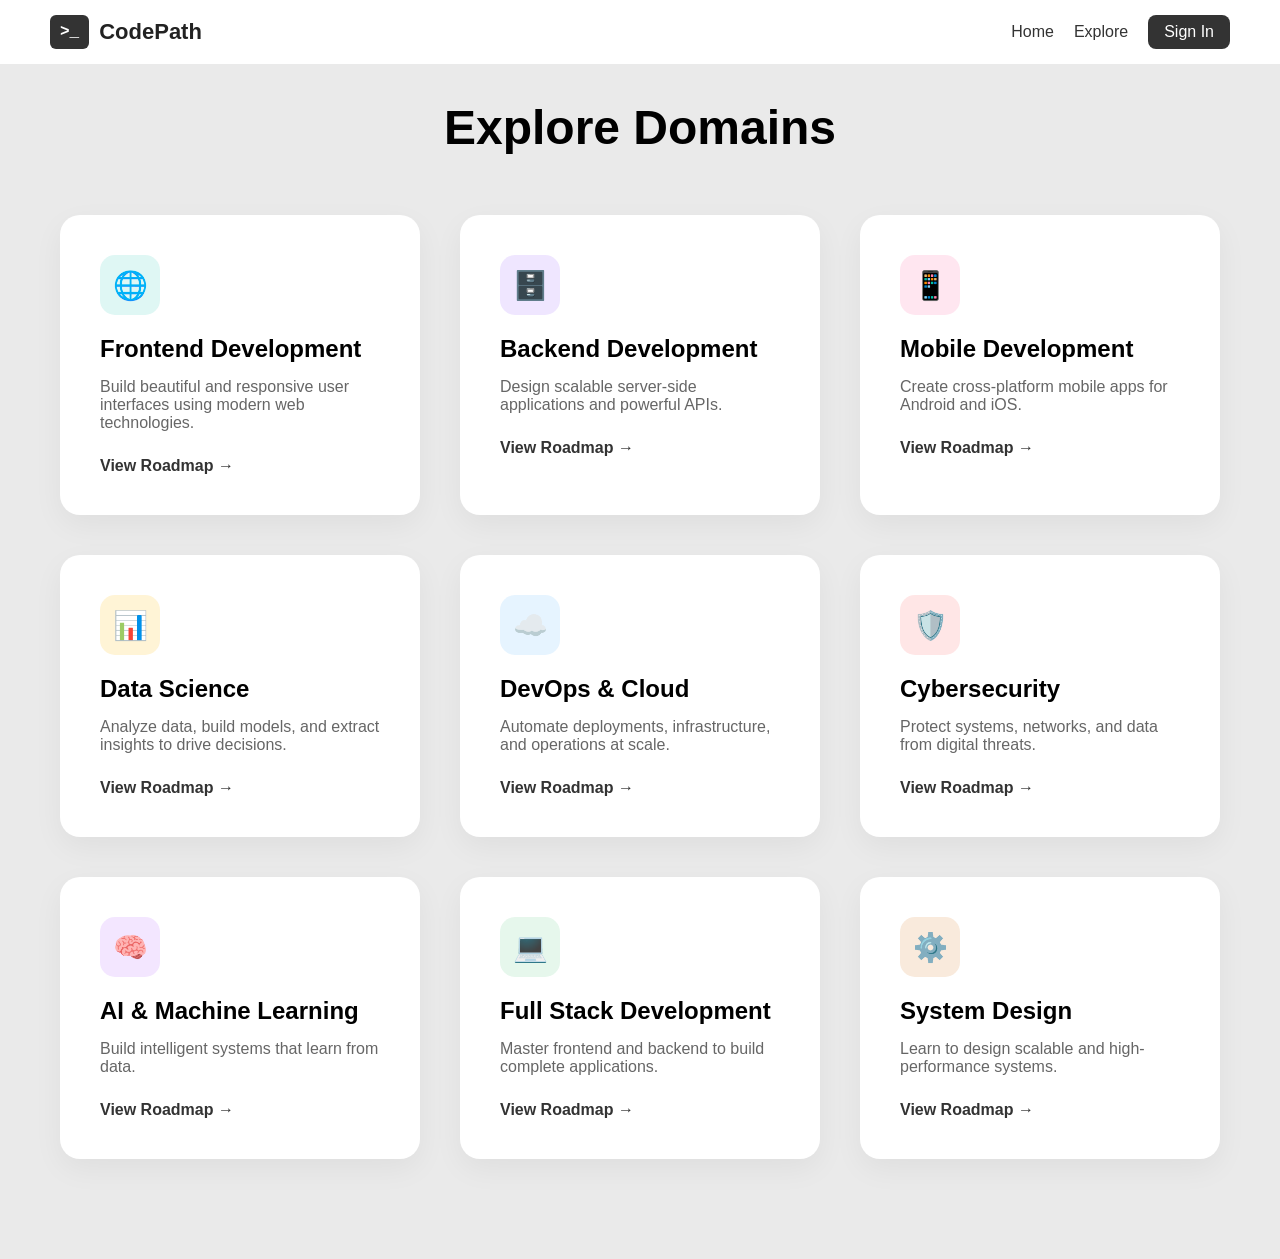
<file: explore.html>
<!DOCTYPE html>
<html lang="en">
<head>
<meta charset="UTF-8">
<meta name="viewport" content="width=device-width, initial-scale=1.0">
<title>Explore Domains</title>
<link rel="stylesheet" href="explore.css">
</head>
<body>
<!-- NAVBAR -->
<div class="navbar">

    <div class="logo">
    <div class="logo-icon">&gt;_</div>
    <div class="logo-text">CodePath</div>
    </div>

    <div class="nav-links">
        <a href="index.html" class="home">Home</a>
        <!-- <a href="#footer" class="AboutUs">AboutUs</a> -->
        <a href="explore.html" class="Explore">Explore</a>
        <a href="#" class="signin-btn">Sign In</a>
    </div>

</div>

<h1 class="page-title">Explore Domains</h1>

<div class="grid">

    <!-- 1 -->
    <div class="card">
        <div class="icon frontend">🌐</div>
        <h3>Frontend Development</h3>
        <p>Build beautiful and responsive user interfaces using modern web technologies.</p>
        <a href="f.html">View Roadmap →</a>
    </div>

    <!-- 2 -->
    <div class="card">
        <div class="icon backend">🗄️</div>
        <h3>Backend Development</h3>
        <p>Design scalable server-side applications and powerful APIs.</p>
        <a href="backend.html">View Roadmap →</a>
    </div>

    <!-- 3 -->
    <div class="card">
        <div class="icon mobile">📱</div>
        <h3>Mobile Development</h3>
        <p>Create cross-platform mobile apps for Android and iOS.</p>
        <a href="mobile.html">View Roadmap →</a>
    </div>

    <!-- 4 -->
    <div class="card">
        <div class="icon data">📊</div>
        <h3>Data Science</h3>
        <p>Analyze data, build models, and extract insights to drive decisions.</p>
        <a href="ds.html">View Roadmap →</a>
    </div>

    <!-- 5 -->
    <div class="card">
        <div class="icon devops">☁️</div>
        <h3>DevOps & Cloud</h3>
        <p>Automate deployments, infrastructure, and operations at scale.</p>
        <a href="devops.html">View Roadmap →</a>
    </div>

    <!-- 6 -->
    <div class="card">
        <div class="icon cyber">🛡️</div>
        <h3>Cybersecurity</h3>
        <p>Protect systems, networks, and data from digital threats.</p>
        <a href="cyber.html">View Roadmap →</a>
    </div>

    <!-- 7 -->
    <div class="card">
        <div class="icon ai">🧠</div>
        <h3>AI & Machine Learning</h3>
        <p>Build intelligent systems that learn from data.</p>
        <a href="ai.html">View Roadmap →</a>
    </div>

    <!-- 8 -->
    <div class="card">
        <div class="icon fullstack">💻</div>
        <h3>Full Stack Development</h3>
        <p>Master frontend and backend to build complete applications.</p>
        <a href="fullstack.html">View Roadmap →</a>
    </div>

    <!-- 9 (Optional Extra) -->
    <div class="card">
        <div class="icon system">⚙️</div>
        <h3>System Design</h3>
        <p>Learn to design scalable and high-performance systems.</p>
        <a href="system.html">View Roadmap →</a>
    </div>

</div>

</body>

</html>
</file>
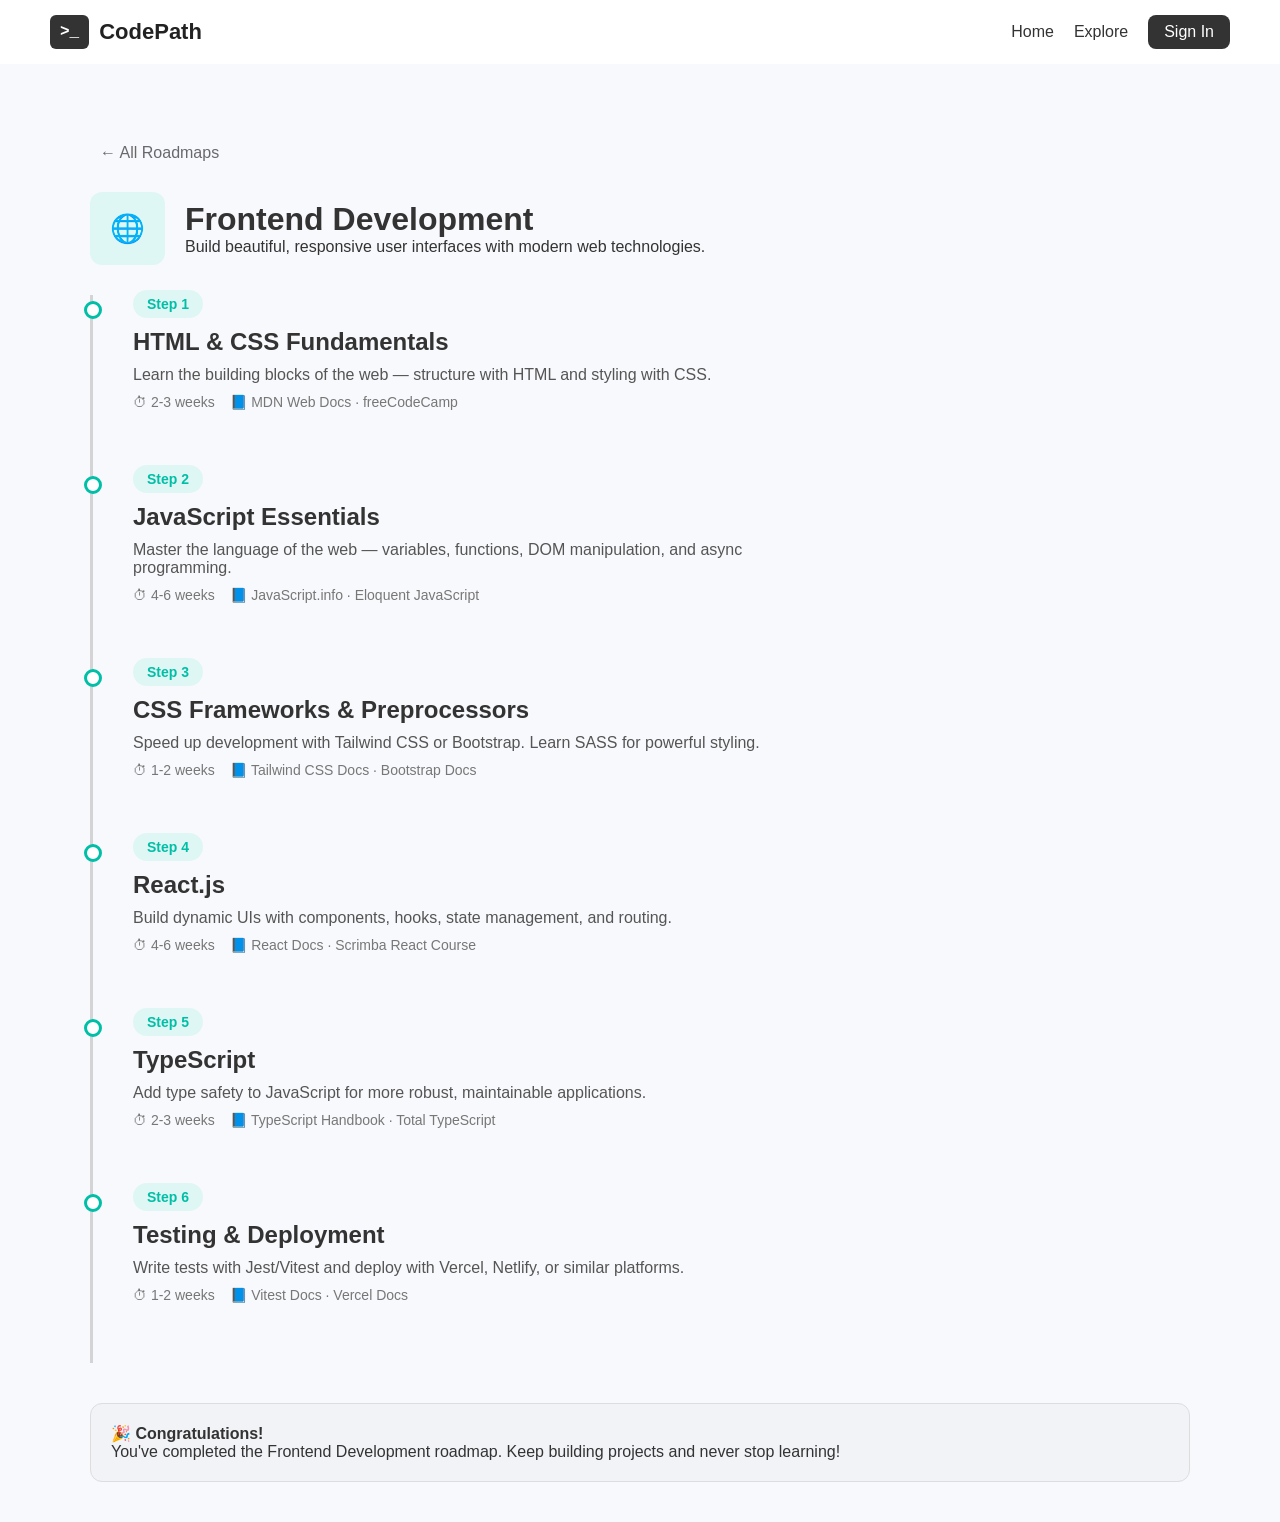
<file: f.html>
<!DOCTYPE html>
<html lang="en">

<head>
    <meta charset="UTF-8">
    <title>Frontend Development Roadmap</title>
    <link rel="stylesheet" href="f.css">
</head>

<body>
    <br><br><br>
    <a href="explore.html" class="back-link">← All Roadmaps</a>

    <!-- NAVBAR -->
    <div class="navbar">

        <div class="logo">
            <div class="logo-icon">&gt;_</div>
            <div class="logo-text">CodePath</div>
        </div>

        <div class="nav-links">
            <a href="index.html" class="home">Home</a>
            <!-- <a href="#footer" class="AboutUs">AboutUs</a> -->
            <a href="explore.html" class="Explore">Explore</a>
            <a href="#" class="signin-btn">Sign In</a>
        </div>

    </div>

    <div class="container">

        <!-- Header -->
        <div class="header">
            <div class="icon-box">🌐</div>
            <div>
                <h1>Frontend Development</h1>
                <p>Build beautiful, responsive user interfaces with modern web technologies.</p>
            </div>
        </div>

        <div class="main-content"> 
            <!-- Timeline -->
            <div class="timeline">

                <!-- Step 1 -->
                <div class="step" id="step1">
                    <div class="circle"></div>
                    <div class="content">
                        <span class="badge">Step 1</span>
                        <h2>HTML & CSS Fundamentals</h2>
                        <p>Learn the building blocks of the web — structure with HTML and styling with CSS.</p>
                        <div class="meta">⏱ 2-3 weeks &nbsp;&nbsp; 📘 MDN Web Docs · freeCodeCamp</div>
                    </div>
                </div>

                <!-- Step 2 -->
                <div class="step" id="step2">
                    <div class="circle"></div>
                    <div class="content">
                        <span class="badge">Step 2</span>
                        <h2>JavaScript Essentials</h2>
                        <p>Master the language of the web — variables, functions, DOM manipulation, and async
                            programming.
                        </p>
                        <div class="meta">⏱ 4-6 weeks &nbsp;&nbsp; 📘 JavaScript.info · Eloquent JavaScript</div>
                    </div>
                </div>

                <!-- Step 3 -->
                <div class="step" id="step3">
                    <div class="circle"></div>
                    <div class="content">
                        <span class="badge">Step 3</span>
                        <h2>CSS Frameworks & Preprocessors</h2>
                        <p>Speed up development with Tailwind CSS or Bootstrap. Learn SASS for powerful styling.</p>
                        <div class="meta">⏱ 1-2 weeks &nbsp;&nbsp; 📘 Tailwind CSS Docs · Bootstrap Docs</div>
                    </div>
                </div>

                <!-- Step 4 -->
                <div class="step" id="step4">
                    <div class="circle"></div>
                    <div class="content">
                        <span class="badge">Step 4</span>
                        <h2>React.js</h2>
                        <p>Build dynamic UIs with components, hooks, state management, and routing.</p>
                        <div class="meta">⏱ 4-6 weeks &nbsp;&nbsp; 📘 React Docs · Scrimba React Course</div>
                    </div>
                </div>

                <!-- Step 5 -->
                <div class="step" id="step5">
                    <div class="circle"></div>
                    <div class="content">
                        <span class="badge">Step 5</span>
                        <h2>TypeScript</h2>
                        <p>Add type safety to JavaScript for more robust, maintainable applications.</p>
                        <div class="meta">⏱ 2-3 weeks &nbsp;&nbsp; 📘 TypeScript Handbook · Total TypeScript</div>
                    </div>
                </div>

                <!-- Step 6 -->
                <div class="step" id="step6">
                    <div class="circle"></div>
                    <div class="content">
                        <span class="badge">Step 6</span>
                        <h2>Testing & Deployment</h2>
                        <p>Write tests with Jest/Vitest and deploy with Vercel, Netlify, or similar platforms.</p>
                        <div class="meta">⏱ 1-2 weeks &nbsp;&nbsp; 📘 Vitest Docs · Vercel Docs</div>
                    </div>
                </div>

            </div>

             <div class="details-panel" id="panel">
                <button class="close-btn" onclick="closePanel()">✖</button>
                <h3>HTML & CSS Fundamentals</h3>

                <section>
                    <h4>📌 HTML Basics</h4>
                    <ul>
                        <li>HTML Document Structure (DOCTYPE, html, head, body)</li>
                        <li>Headings, Paragraphs, Links, Images</li>
                        <li>Lists (Ordered & Unordered)</li>
                        <li>Forms & Input Fields</li>
                        <li>Tables</li>
                        <li>Semantic Elements (header, footer, section, article)</li>
                    </ul>
                </section>

                <section>
                    <h4>🎨 CSS Fundamentals</h4>
                    <ul>
                        <li>CSS Syntax & Selectors</li>
                        <li>Colors, Fonts & Text Styling</li>
                        <li>Box Model (margin, padding, border)</li>
                        <li>Positioning (static, relative, absolute, fixed)</li>
                        <li>Flexbox</li>
                        <li>CSS Grid</li>
                    </ul>
                </section>

                <section>
                    <h4>📱 Responsive Design</h4>
                    <ul>
                        <li>Media Queries</li>
                        <li>Mobile First Approach</li>
                        <li>Viewport Units</li>
                        <li>Flexible Layouts</li>
                    </ul>
                </section>

                <section>
                    <h4>🚀 Practice Projects</h4>
                    <ul>
                        <li>Build a Landing Page</li>
                        <li>Create a Login Form</li>
                        <li>Design a Portfolio Website</li>
                        <li>Responsive Navigation Bar</li>
                    </ul>
                </section>

                <section>
                    <h4>📚 Recommended Resources</h4>
                    <ul>
                        <li>MDN Web Docs</li>
                        <li>freeCodeCamp</li>
                        <li>CSS Tricks</li>
                        <li>W3Schools (for quick reference)</li>
                    </ul>
                </section>


            </div> 
        </div>


        <!-- Congratulations Box -->
        <div class="success-box">
            🎉 <strong>Congratulations!</strong><br>
            You've completed the Frontend Development roadmap. Keep building projects and never stop learning!
        </div>
    </div>

    <script>
        const panel = document.getElementById("panel");

        const contentData = {
            step1: {
                title: "HTML & CSS Fundamentals",
                content: `
  <section>
    <h4>📌 HTML Basics</h4>
    <ul>
      <li>HTML Document Structure (DOCTYPE, html, head, body)</li>
      <li>Headings, Paragraphs, Links, Images</li>
      <li>Lists (Ordered & Unordered)</li>
      <li>Forms & Input Fields</li>
      <li>Tables</li>
      <li>Semantic Elements (header, footer, section, article)</li>
    </ul>
  </section>

  <section>
    <h4>🎨 CSS Fundamentals</h4>
    <ul>
      <li>CSS Syntax & Selectors</li>
      <li>Colors, Fonts & Text Styling</li>
      <li>Box Model (margin, padding, border)</li>
      <li>Positioning (static, relative, absolute, fixed)</li>
      <li>Flexbox</li>
      <li>CSS Grid</li>
    </ul>
  </section>

  <section>
    <h4>📱 Responsive Design</h4>
    <ul>
      <li>Media Queries</li>
      <li>Mobile First Approach</li>
      <li>Viewport Units</li>
      <li>Flexible Layouts</li>
    </ul>
  </section>

  <section>
    <h4>🚀 Practice Projects</h4>
    <ul>
      <li>Build a Landing Page</li>
      <li>Create a Login Form</li>
      <li>Design a Portfolio Website</li>
      <li>Responsive Navigation Bar</li>
    </ul>
  </section>

  <section>
    <h4>📚 Recommended Resources</h4>
    <ul>
      <li>MDN Web Docs</li>
      <li>freeCodeCamp</li>
      <li>CSS Tricks</li>
      <li>W3Schools (for quick reference)</li>
    </ul>
  </section>        `
            },

            step2: {
                title: "JavaScript Essentials",
                content: `
        <section>
            <h4>📌 JavaScript Basics</h4>
            <ul>
                <li>Variables & Data Types</li>
                <li>Conditions & Loops</li>
                <li>Functions</li>
            </ul>
        </section>

        <section>
            <h4>🌐 DOM Manipulation</h4>
            <ul>
                <li>Selecting Elements</li>
                <li>Event Listeners</li>
                <li>Updating Content</li>
            </ul>
        </section>

        <section>
            <h4>⚡ Async JavaScript</h4>
            <ul>
                <li>Promises</li>
                <li>Async / Await</li>
                <li>Fetch API</li>
            </ul>
        </section>
        `
            },

            step3: {
                title: "CSS Frameworks & Preprocessors",
                content: `
        <section>
    <h4>🎨 CSS Frameworks</h4>
    <ul>
        <li>Bootstrap (Grid system, Components, Utilities)</li>
        <li>Tailwind CSS (Utility-first styling)</li>
        <li>Material UI & Component Libraries</li>
        <li>Responsive Design with Built-in Classes</li>
    </ul>
</section>

<section>
    <h4>⚙️ CSS Preprocessors</h4>
    <ul>
        <li>SASS / SCSS Syntax</li>
        <li>Variables & Nesting</li>
        <li>Mixins & Functions</li>
        <li>Partials & Imports</li>
    </ul>
</section>

<section>
    <h4>🚀 Why Use Them?</h4>
    <ul>
        <li>Faster UI Development</li>
        <li>Reusable & Maintainable Code</li>
        <li>Consistent Design System</li>
        <li>Cleaner & Organized Stylesheets</li>
    </ul>
</section>
        `
            },

            step4: {
                title: "React.js",
                content: `
        <section>
    <h4>⚛️ React Fundamentals</h4>
    <ul>
        <li>Components (Functional Components)</li>
        <li>JSX Syntax</li>
        <li>Props</li>
        <li>State Management (useState)</li>
    </ul>
</section>

<section>
    <h4>🔁 React Hooks</h4>
    <ul>
        <li>useState</li>
        <li>useEffect</li>
        <li>useContext</li>
        <li>Custom Hooks</li>
    </ul>
</section>

<section>
    <h4>🛣️ Routing & API Integration</h4>
    <ul>
        <li>React Router</li>
        <li>Dynamic Routing</li>
        <li>Fetching Data with Fetch / Axios</li>
        <li>Handling Loading & Errors</li>
    </ul>
</section>

<section>
    <h4>🚀 Best Practices</h4>
    <ul>
        <li>Component Reusability</li>
        <li>Folder Structure Organization</li>
        <li>Performance Optimization</li>
        <li>Deploying React Apps</li>
    </ul>
</section>
        `
            },

            step5: {
                title: "TypeScript",
                content: `
       <section>
    <h4>📘 TypeScript Basics</h4>
    <ul>
        <li>Type Annotations (string, number, boolean)</li>
        <li>Arrays & Tuples</li>
        <li>Union & Literal Types</li>
        <li>Type Inference</li>
    </ul>
</section>

<section>
    <h4>🧱 Interfaces & Advanced Types</h4>
    <ul>
        <li>Interfaces</li>
        <li>Type Aliases</li>
        <li>Optional & Readonly Properties</li>
        <li>Enums</li>
    </ul>
</section>

<section>
    <h4>⚙️ Functions & Generics</h4>
    <ul>
        <li>Function Types</li>
        <li>Optional & Default Parameters</li>
        <li>Generics</li>
        <li>Type Assertions</li>
    </ul>
</section>

<section>
    <h4>⚛️ Using TypeScript with React</h4>
    <ul>
        <li>Typing Props</li>
        <li>Typing useState & useEffect</li>
        <li>Event Types</li>
        <li>Creating Reusable Typed Components</li>
    </ul>
</section>
        `
            },

            step6: {
                title: "Testing & Deployment",
                content: `
        <section>
    <h4>🧪 Testing Fundamentals</h4>
    <ul>
        <li>Unit Testing Basics</li>
        <li>Writing Test Cases</li>
        <li>Understanding Test Coverage</li>
        <li>Debugging Failed Tests</li>
    </ul>
</section>

<section>
    <h4>⚙️ Testing Tools</h4>
    <ul>
        <li>Jest</li>
        <li>Vitest</li>
        <li>React Testing Library</li>
        <li>Mocking & Assertions</li>
    </ul>
</section>

<section>
    <h4>🚀 Deployment Platforms</h4>
    <ul>
        <li>Vercel</li>
        <li>Netlify</li>
        <li>GitHub Pages</li>
        <li>Environment Variables Setup</li>
    </ul>
</section>

<section>
    <h4>🔄 CI/CD & Best Practices</h4>
    <ul>
        <li>Continuous Integration Basics</li>
        <li>Automated Builds</li>
        <li>Version Control with Git</li>
        <li>Production Optimization</li>
    </ul>
</section>
        `
            }
        };

        document.querySelectorAll(".step").forEach(step => {
            step.addEventListener("click", function () {
                const stepId = this.id;
                const data = contentData[stepId];

                panel.innerHTML = `
            <button class="close-btn" onclick="closePanel()">✖</button>
            <h3>${data.title}</h3>
            ${data.content}
        `;

                panel.style.display = "block";
            });
        });

        function closePanel() {
            panel.style.display = "none";
        }
    </script>
</body>


</html>
</file>
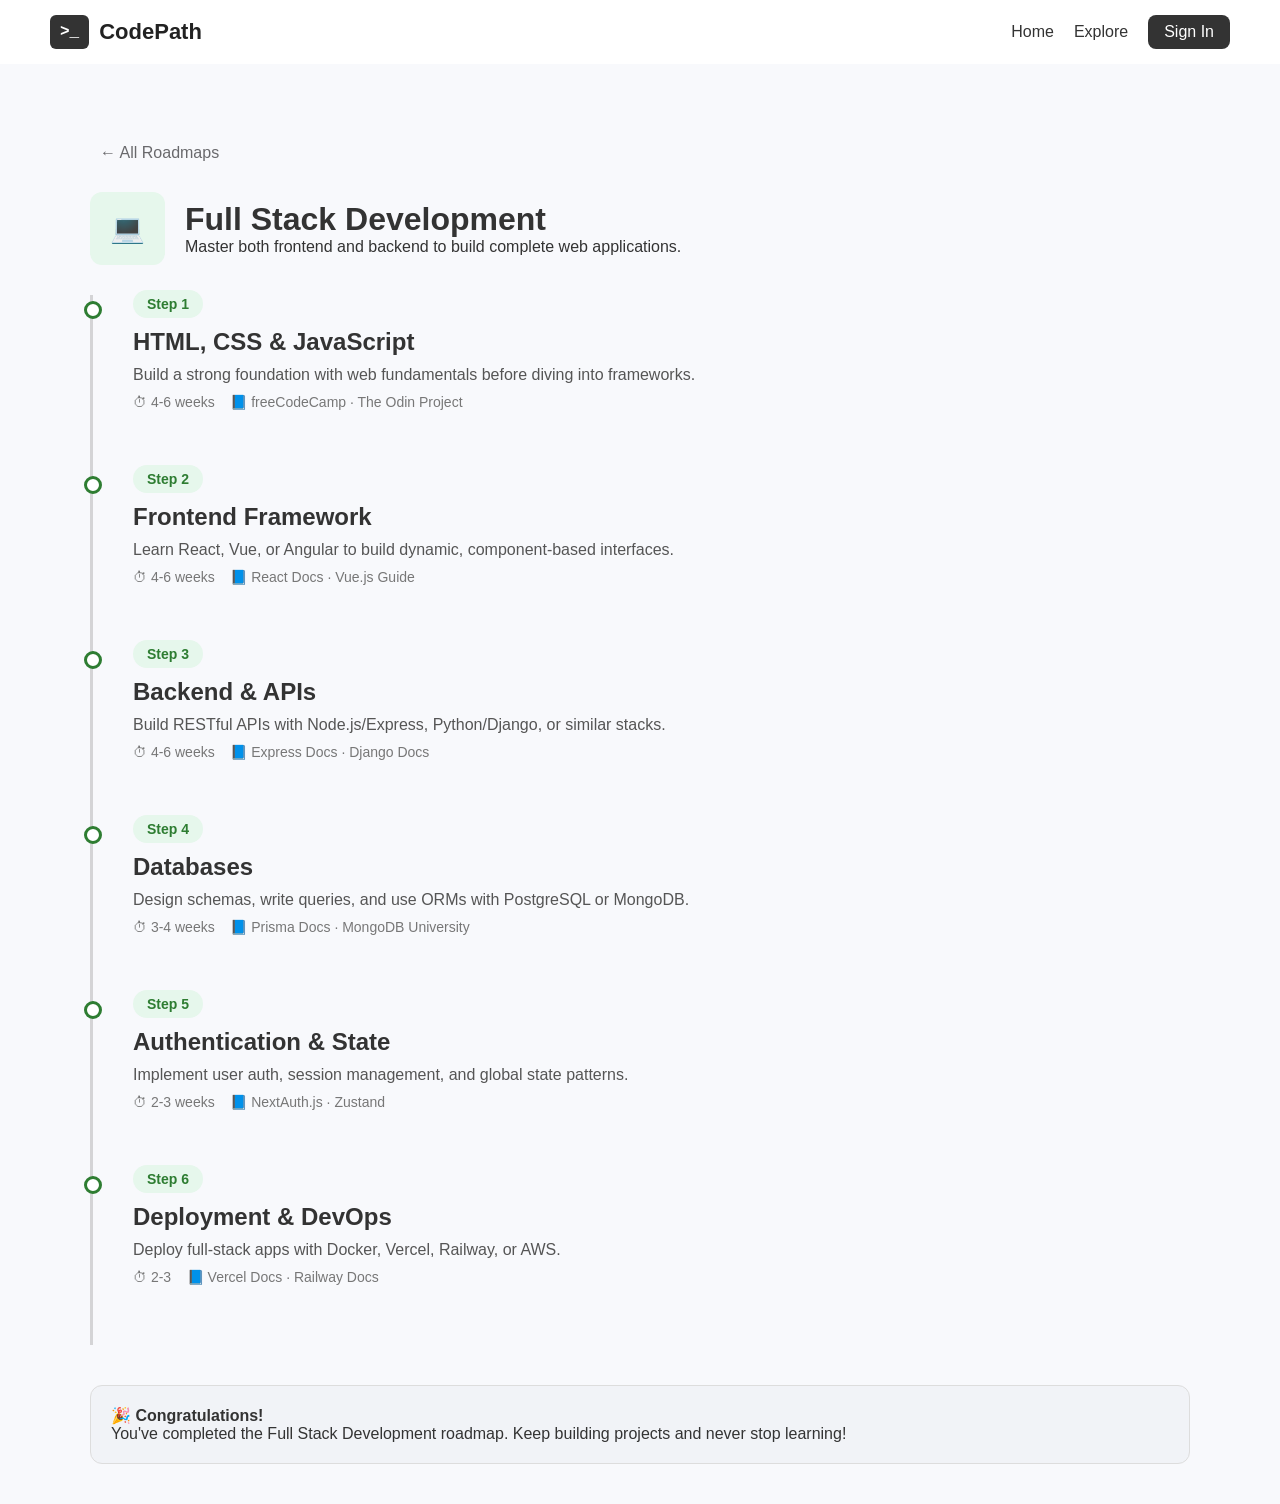
<file: fullstack.html>
<!DOCTYPE html>
<html lang="en">

<head>
    <meta charset="UTF-8">
    <title>FullStack Development Roadmap</title>
    <link rel="stylesheet" href="fullstack.css">
</head>

<body>
    <br><br><br>
    <a href="explore.html" class="back-link">← All Roadmaps</a>

    <!-- NAVBAR -->
    <div class="navbar">

        <div class="logo">
            <div class="logo-icon">&gt;_</div>
            <div class="logo-text">CodePath</div>
        </div>

        <div class="nav-links">
            <a href="index.html" class="home">Home</a>
            <!-- <a href="#footer" class="AboutUs">AboutUs</a> -->
            <a href="explore.html" class="Explore">Explore</a>
            <a href="#" class="signin-btn">Sign In</a>
        </div>

    </div>

    <div class="container">

        <!-- Header -->
        <div class="header">
            <div class="icon-box">💻</div>
            <div>
                <h1>Full Stack Development</h1>
                <p>Master both frontend and backend to build complete web applications.</p>
            </div>
        </div>

        <div class="main-content">
            <!-- Timeline -->
            <div class="timeline">

                <!-- Step 1 -->
                <div class="step" id="step1">
                    <div class="circle"></div>
                    <div class="content">
                        <span class="badge">Step 1</span>
                        <h2>HTML, CSS & JavaScript</h2>
                        <p>Build a strong foundation with web fundamentals before diving into frameworks.</p>
                        <div class="meta">⏱ 4-6 weeks &nbsp;&nbsp; 📘 freeCodeCamp · The Odin Project</div>
                    </div>
                </div>

                <!-- Step 2 -->
                <div class="step" id="step2">
                    <div class="circle"></div>
                    <div class="content">
                        <span class="badge">Step 2</span>
                        <h2>Frontend Framework</h2>
                        <p>Learn React, Vue, or Angular to build dynamic, component-based interfaces.</p>
                        <div class="meta">⏱ 4-6 weeks &nbsp;&nbsp; 📘 React Docs · Vue.js Guide</div>
                    </div>
                </div>

                <!-- Step 3 -->
                <div class="step" id="step3">
                    <div class="circle"></div>
                    <div class="content">
                        <span class="badge">Step 3</span>
                        <h2>Backend & APIs</h2>
                        <p>Build RESTful APIs with Node.js/Express, Python/Django, or similar stacks.</p>
                        <div class="meta">⏱ 4-6 weeks &nbsp;&nbsp; 📘 Express Docs · Django Docs</div>
                    </div>
                </div>

                <!-- Step 4 -->
                <div class="step" id="step4">
                    <div class="circle"></div>
                    <div class="content">
                        <span class="badge">Step 4</span>
                        <h2>Databases</h2>
                        <p>Design schemas, write queries, and use ORMs with PostgreSQL or MongoDB.</p>
                        <div class="meta">⏱ 3-4 weeks &nbsp;&nbsp; 📘 Prisma Docs · MongoDB University</div>
                    </div>
                </div>

                <!-- Step 5 -->
                <div class="step" id="step5">
                    <div class="circle"></div>
                    <div class="content">
                        <span class="badge">Step 5</span>
                        <h2>Authentication & State</h2>
                        <p>Implement user auth, session management, and global state patterns.</p>
                        <div class="meta">⏱ 2-3 weeks &nbsp;&nbsp; 📘 NextAuth.js · Zustand</div>
                    </div>
                </div>

                <!-- Step 6 -->
                <div class="step" id="step6">
                    <div class="circle"></div>
                    <div class="content">
                        <span class="badge">Step 6</span>
                        <h2>Deployment & DevOps</h2>
                        <p>Deploy full-stack apps with Docker, Vercel, Railway, or AWS.</p>
                        <div class="meta">⏱ 2-3 &nbsp;&nbsp; 📘 Vercel Docs · Railway Docs</div>
                    </div>
                </div>
            </div>

            <div class="details-panel" id="panel">
                <button class="close-btn" onclick="closePanel()">✖</button>
                <h3>HTML, CSS & JavaScript</h3>

                <section>
                    <h4>🌐 HTML Fundamentals</h4>
                    <ul>
                        <li>HTML structure and tags</li>
                        <li>Forms and input elements</li>
                        <li>Semantic HTML</li>
                        <li>Accessibility basics</li>
                    </ul>
                </section>

                <section>
                    <h4>🎨 CSS Fundamentals</h4>
                    <ul>
                        <li>Selectors and properties</li>
                        <li>Flexbox and Grid</li>
                        <li>Responsive design</li>
                        <li>Animations and transitions</li>
                    </ul>
                </section>

                <section>
                    <h4>⚡ JavaScript Basics</h4>
                    <ul>
                        <li>Variables, functions, loops</li>
                        <li>DOM manipulation</li>
                        <li>Events handling</li>
                        <li>ES6 features</li>
                    </ul>
                </section>

                <section>
                    <h4>🎯 Goal</h4>
                    <ul>
                        <li>Build responsive web pages</li>
                        <li>Create interactive UI</li>
                        <li>Understand frontend fundamentals</li>
                    </ul>
                </section>
            </div>

        </div>

        <!-- Congratulations Box -->
        <div class="success-box">
            🎉 <strong>Congratulations!</strong><br>
            You've completed the Full Stack Development roadmap. Keep building projects and never stop learning!
        </div>

    </div>

    <script>
        const panel = document.getElementById("panel");

        const contentData = {

            step1: {
                title: "HTML, CSS & JavaScript",
                content: `
<section>
    <h4>🌐 HTML Fundamentals</h4>
    <ul>
        <li>HTML structure and tags</li>
        <li>Forms and input elements</li>
        <li>Semantic HTML</li>
        <li>Accessibility basics</li>
    </ul>
</section>

<section>
    <h4>🎨 CSS Fundamentals</h4>
    <ul>
        <li>Selectors and properties</li>
        <li>Flexbox and Grid</li>
        <li>Responsive design</li>
        <li>Animations and transitions</li>
    </ul>
</section>

<section>
    <h4>⚡ JavaScript Basics</h4>
    <ul>
        <li>Variables, functions, loops</li>
        <li>DOM manipulation</li>
        <li>Events handling</li>
        <li>ES6 features</li>
    </ul>
</section>

<section>
    <h4>🎯 Goal</h4>
    <ul>
        <li>Build responsive web pages</li>
        <li>Create interactive UI</li>
        <li>Understand frontend fundamentals</li>
    </ul>
</section>
        `
            },

            step2: {
                title: "Frontend Framework",
                content: `
<section>
    <h4>⚛️ Popular Frameworks</h4>
    <ul>
        <li>React.js</li>
        <li>Vue.js</li>
        <li>Angular</li>
        <li>Component-based architecture</li>
    </ul>
</section>

<section>
    <h4>🧩 Core Concepts</h4>
    <ul>
        <li>Components and props</li>
        <li>State management</li>
        <li>Routing</li>
        <li>Lifecycle methods</li>
    </ul>
</section>

<section>
    <h4>🎯 Goal</h4>
    <ul>
        <li>Build modern frontend apps</li>
        <li>Create reusable components</li>
        <li>Manage application state</li>
    </ul>
</section>
        `
            },

            step3: {
                title: "Backend & APIs",
                content: `
<section>
    <h4>🖥️ Backend Basics</h4>
    <ul>
        <li>Server-side programming</li>
        <li>Node.js fundamentals</li>
        <li>Express.js framework</li>
        <li>Routing and middleware</li>
    </ul>
</section>

<section>
    <h4>🔗 API Development</h4>
    <ul>
        <li>REST API concepts</li>
        <li>CRUD operations</li>
        <li>JSON data handling</li>
        <li>API testing (Postman)</li>
    </ul>
</section>

<section>
    <h4>🎯 Goal</h4>
    <ul>
        <li>Build backend servers</li>
        <li>Create APIs</li>
        <li>Connect frontend with backend</li>
    </ul>
</section>
        `
            },

            step4: {
                title: "Databases",
                content: `
<section>
    <h4>🗄️ Database Types</h4>
    <ul>
        <li>SQL databases (MySQL, PostgreSQL)</li>
        <li>NoSQL databases (MongoDB)</li>
        <li>Relational vs Non-relational</li>
    </ul>
</section>

<section>
    <h4>📊 Database Concepts</h4>
    <ul>
        <li>Tables and collections</li>
        <li>CRUD operations</li>
        <li>Indexes and relationships</li>
        <li>Database design basics</li>
    </ul>
</section>

<section>
    <h4>🎯 Goal</h4>
    <ul>
        <li>Store application data</li>
        <li>Retrieve and manage data</li>
        <li>Design efficient databases</li>
    </ul>
</section>
        `
            },

            step5: {
                title: "Authentication & State",
                content: `
<section>
    <h4>🔐 Authentication</h4>
    <ul>
        <li>User login and registration</li>
        <li>JWT authentication</li>
        <li>Sessions and cookies</li>
        <li>Password hashing</li>
    </ul>
</section>

<section>
    <h4>🧠 State Management</h4>
    <ul>
        <li>Local storage and session storage</li>
        <li>Frontend state management</li>
        <li>Redux or Context API</li>
        <li>Managing user sessions</li>
    </ul>
</section>

<section>
    <h4>🎯 Goal</h4>
    <ul>
        <li>Secure user authentication</li>
        <li>Manage user sessions</li>
        <li>Build secure applications</li>
    </ul>
</section>
        `
            },

            step6: {
                title: "Deployment & DevOps",
                content: `
<section>
    <h4>🚀 Deployment Basics</h4>
    <ul>
        <li>Deploy frontend (Netlify, Vercel)</li>
        <li>Deploy backend (Render, Railway)</li>
        <li>Environment variables</li>
        <li>Production build</li>
    </ul>
</section>

<section>
    <h4>⚙️ DevOps Concepts</h4>
    <ul>
        <li>CI/CD pipelines</li>
        <li>Docker basics</li>
        <li>Cloud platforms (AWS, GCP)</li>
        <li>Monitoring and logging</li>
    </ul>
</section>

<section>
    <h4>🎯 Goal</h4>
    <ul>
        <li>Deploy full stack applications</li>
        <li>Manage production systems</li>
        <li>Build scalable applications</li>
    </ul>
</section>
        `
            }

        };

        document.querySelectorAll(".step").forEach(step => {
            step.addEventListener("click", function () {
                const stepId = this.id;
                const data = contentData[stepId];

                panel.innerHTML = `
            <button class="close-btn" onclick="closePanel()">✖</button>
            <h3>${data.title}</h3>
            ${data.content}
        `;

                panel.style.display = "block";
            });
        });

        function closePanel() {
            panel.style.display = "none";
        }
    </script>
</body>


</html>
</file>
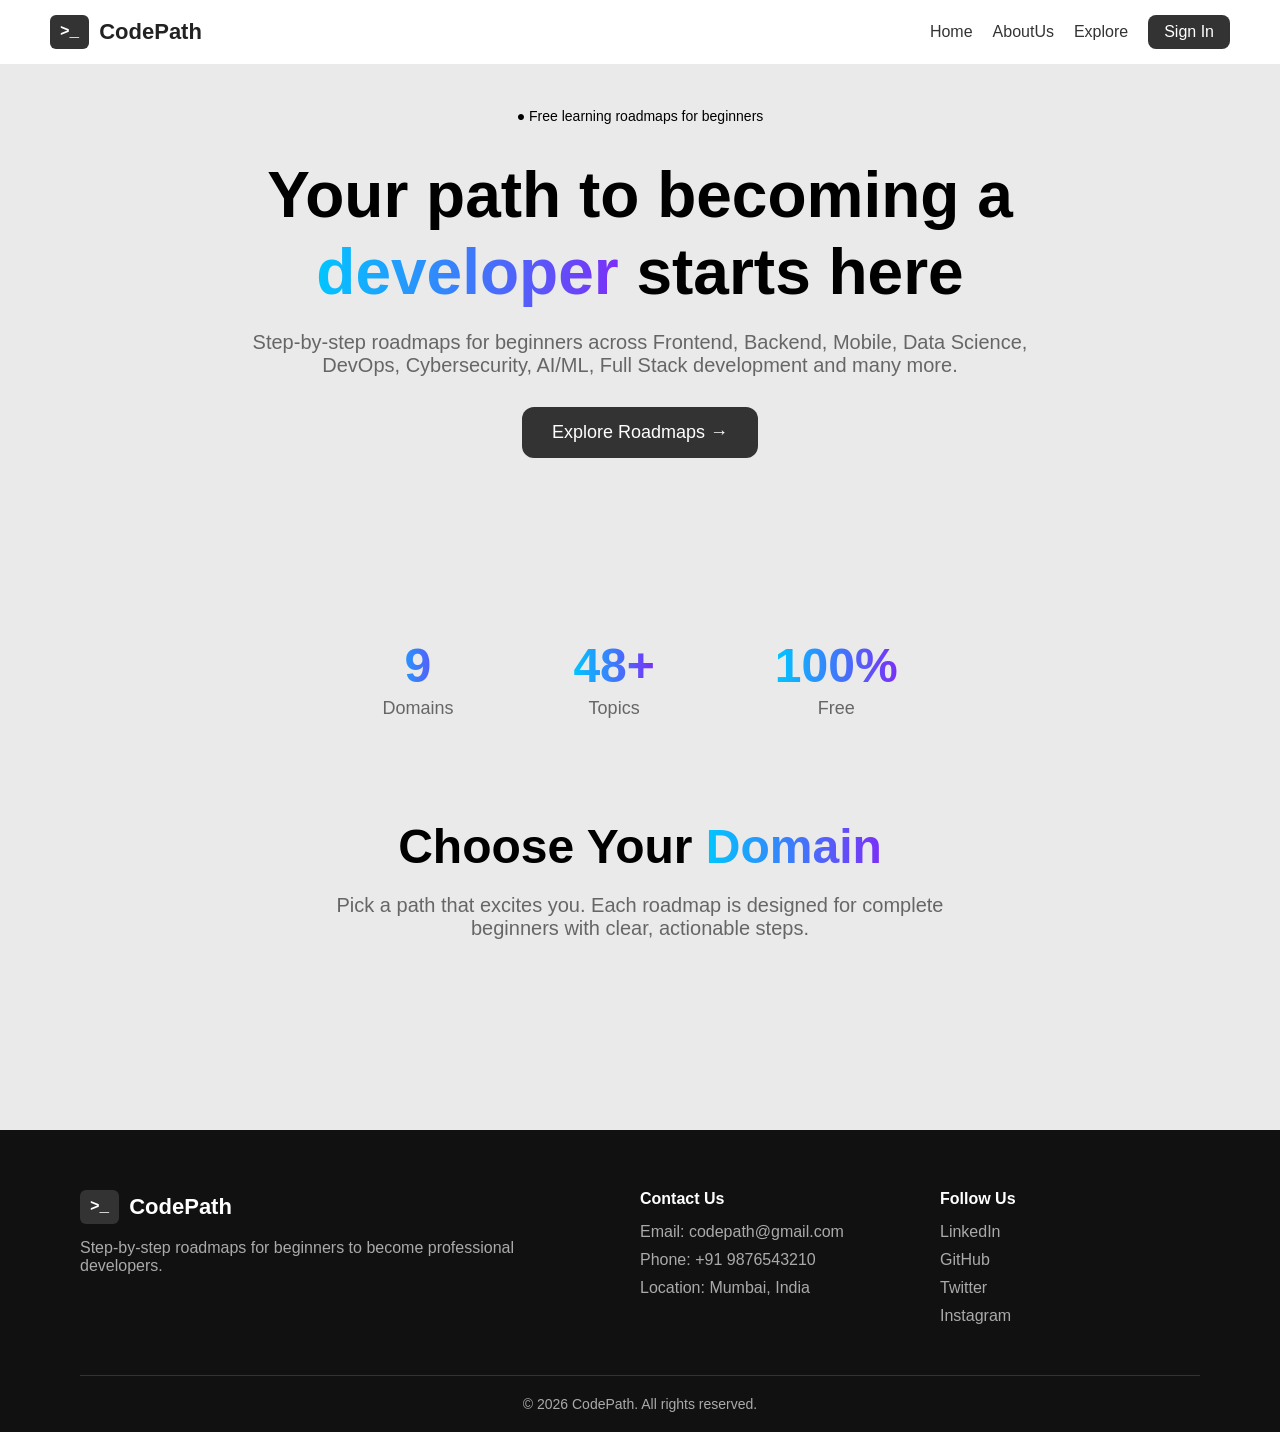
<file: homepage.html>
<!DOCTYPE html>
<html lang="en">
<head>
<meta charset="UTF-8">
<meta name="viewport" content="width=device-width, initial-scale=1.0">
<title>CodePath - Developer Roadmaps</title>
<link rel="stylesheet" href="homepage.css">
</head>
<body>

<!-- NAVBAR -->
<div class="navbar">

    <div class="logo">
    <div class="logo-icon">&gt;_</div>
    <div class="logo-text">CodePath</div>
    </div>

    <div class="nav-links">
        <a href="homepage.html" class="home">Home</a>
        <a href="#footer" class="AboutUs">AboutUs</a>
        <a href="explore.html" class="Explore">Explore</a>
        <a href="register.html" class="signin-btn">Sign In</a>
    </div>

</div>


<!-- HERO SECTION -->
<div class="hero">

    <div class="tag">
        ● Free learning roadmaps for beginners
    </div>

    <h1>
        Your path to becoming a <br>
        <span class="gradient-text">developer</span> starts here
    </h1>

    <p class="subtext">
        Step-by-step roadmaps for beginners across Frontend, Backend,
        Mobile, Data Science, DevOps, Cybersecurity, AI/ML, Full Stack development and many more.
    </p>

    <a href="explore.html" class="btn">
        Explore Roadmaps →
    </a>
</div>
<!-- STATS SECTION -->
<div class="stats">
    <div class="stat-box">
        <h2>9</h2>
        <p>Domains</p>
    </div>

    <div class="stat-box">
        <h2>48+</h2>
        <p>Topics</p>
    </div>

    <div class="stat-box">
        <h2>100%</h2>
        <p>Free</p>
    </div>

</div>


<!-- DOMAIN SECTION -->
<div class="domain-section">

    <h2 class="domain-title">
        Choose Your <span class="gradient-text">Domain</span>
    </h2>

    <p class="domain-subtext">
        Pick a path that excites you. Each roadmap is designed for complete
        beginners with clear, actionable steps.
    </p>

</div>
<br><br><br><br><br>
<!-- FOOTER -->
<footer class="footer" id="footer">

    <div class="footer-container">

        <!-- Brand -->
        <div class="footer-brand">
            <div class="logo">
                <div class="logo-icon">&gt;_</div>
                <div class="logo-text">CodePath</div>
            </div>

            <p>
                Step-by-step roadmaps for beginners to become professional developers.
            </p>
        </div>


        <!-- Contact Us -->
        <div class="footer-contact">
            <h4>Contact Us</h4>

            <p>Email: codepath@gmail.com</p>
            <p>Phone: +91 9876543210</p>
            <p>Location: Mumbai, India</p>

        </div>


        <!-- Social -->
        <div class="footer-social">
            <h4>Follow Us</h4>

            <a href="#">LinkedIn</a>
            <a href="#">GitHub</a>
            <a href="#">Twitter</a>
            <a href="#">Instagram</a>

        </div>

    </div>

    <div class="footer-bottom">
        © 2026 CodePath. All rights reserved.
    </div>

</footer>
</body>
</html>
</file>
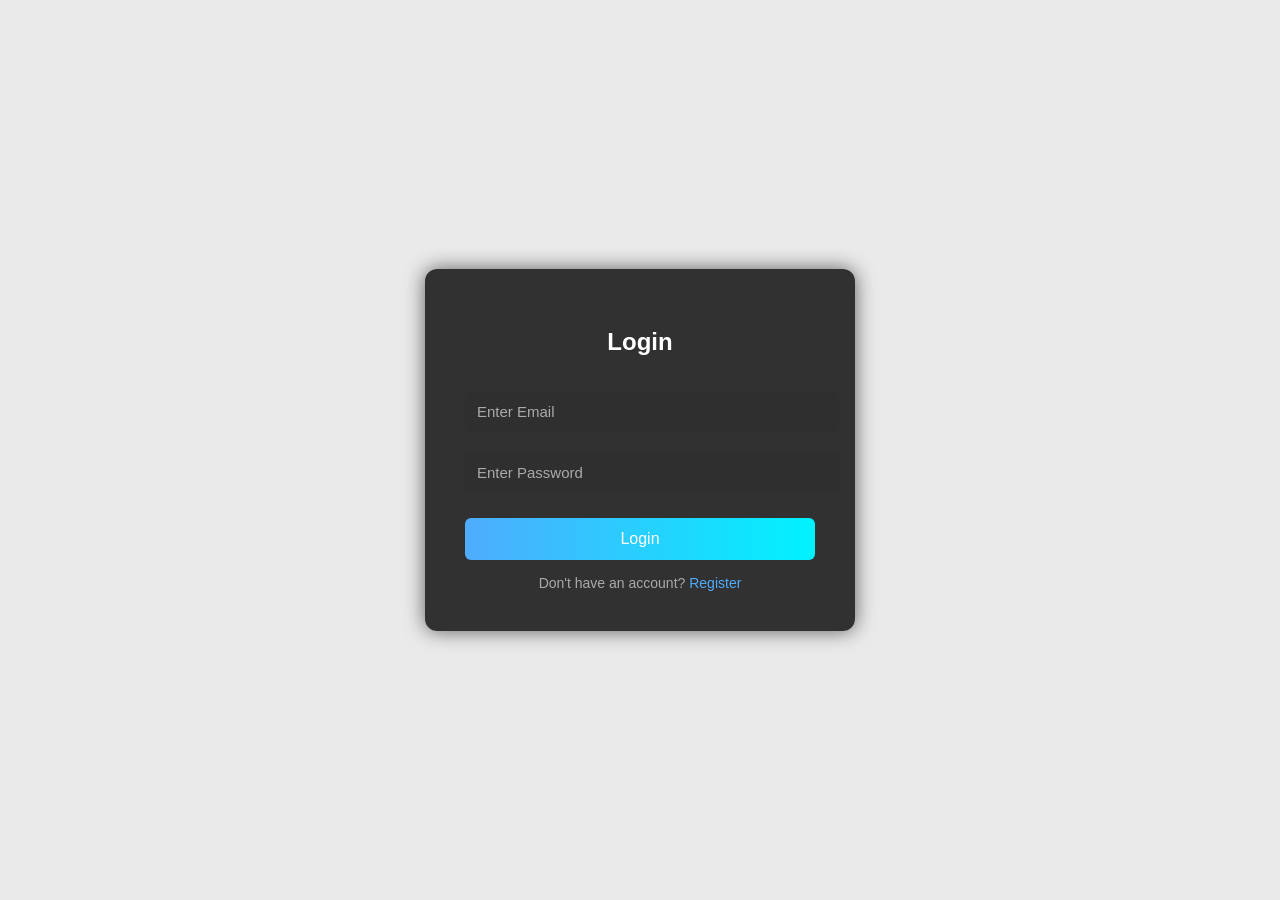
<file: login.html>
<!DOCTYPE html>
<html lang="en">

<head>
    <meta charset="UTF-8">
    <title>Login | Roadmap Website</title>
    <meta name="viewport" content="width=device-width, initial-scale=1.0">

    <style>
        /* Background */
        body {
            margin: 0;
            height: 100vh;
            font-family: Arial, Helvetica, sans-serif;
            background-color: #eaeaea;
            display: flex;
            justify-content: center;
            align-items: center;
        }

        /* Login Card */
        .login-container {
            background: rgba(40, 40, 40, 0.95);
            padding: 40px;
            border-radius: 12px;
            width: 350px;
            box-shadow: 0 0 20px rgba(0, 0, 0, 0.6);
            text-align: center;
        }

        /* Heading */
        .login-container h2 {
            color: white;
            margin-bottom: 25px;
        }

        /* Input Fields */
        .input-box {
            width: 100%;
            padding: 12px;
            margin: 10px 0;
            border: none;
            outline: none;
            border-radius: 6px;
            background: #2f2f2f;
            color: white;
            font-size: 15px;
        }

        .input-box::placeholder {
            color: #aaa;
        }

        /* Login Button */
        .login-btn {
            width: 100%;
            padding: 12px;
            margin-top: 15px;
            border: none;
            border-radius: 6px;
            background: linear-gradient(90deg, #4facfe, #00f2fe);
            color: white;
            font-size: 16px;
            cursor: pointer;
            transition: 0.3s;
        }

        .login-btn:hover {
            transform: scale(1.05);
        }

        /* Extra links */
        .extra {
            margin-top: 15px;
            color: #aaa;
            font-size: 14px;
        }

        .extra a {
            color: #4facfe;
            text-decoration: none;
        }

        .extra a:hover {
            text-decoration: underline;
        }
    </style>

</head>

<body>

    <div class="login-container">

        <h2>Login</h2>

        <form onsubmit="login(event)">

            <input type="email" placeholder="Enter Email" class="input-box" required>

            <input type="password" placeholder="Enter Password" class="input-box" required>

            <button type="submit" class="login-btn">Login</button>

        </form>

        <div class="extra">
            Don't have an account? <a href="register.html">Register</a>
        </div>

    </div>

    <script>

        function login(event) {
            event.preventDefault();
            alert("Login Successful!");
            window.location.href = "index.html";
        }

    </script>

</body>


</html>
</file>
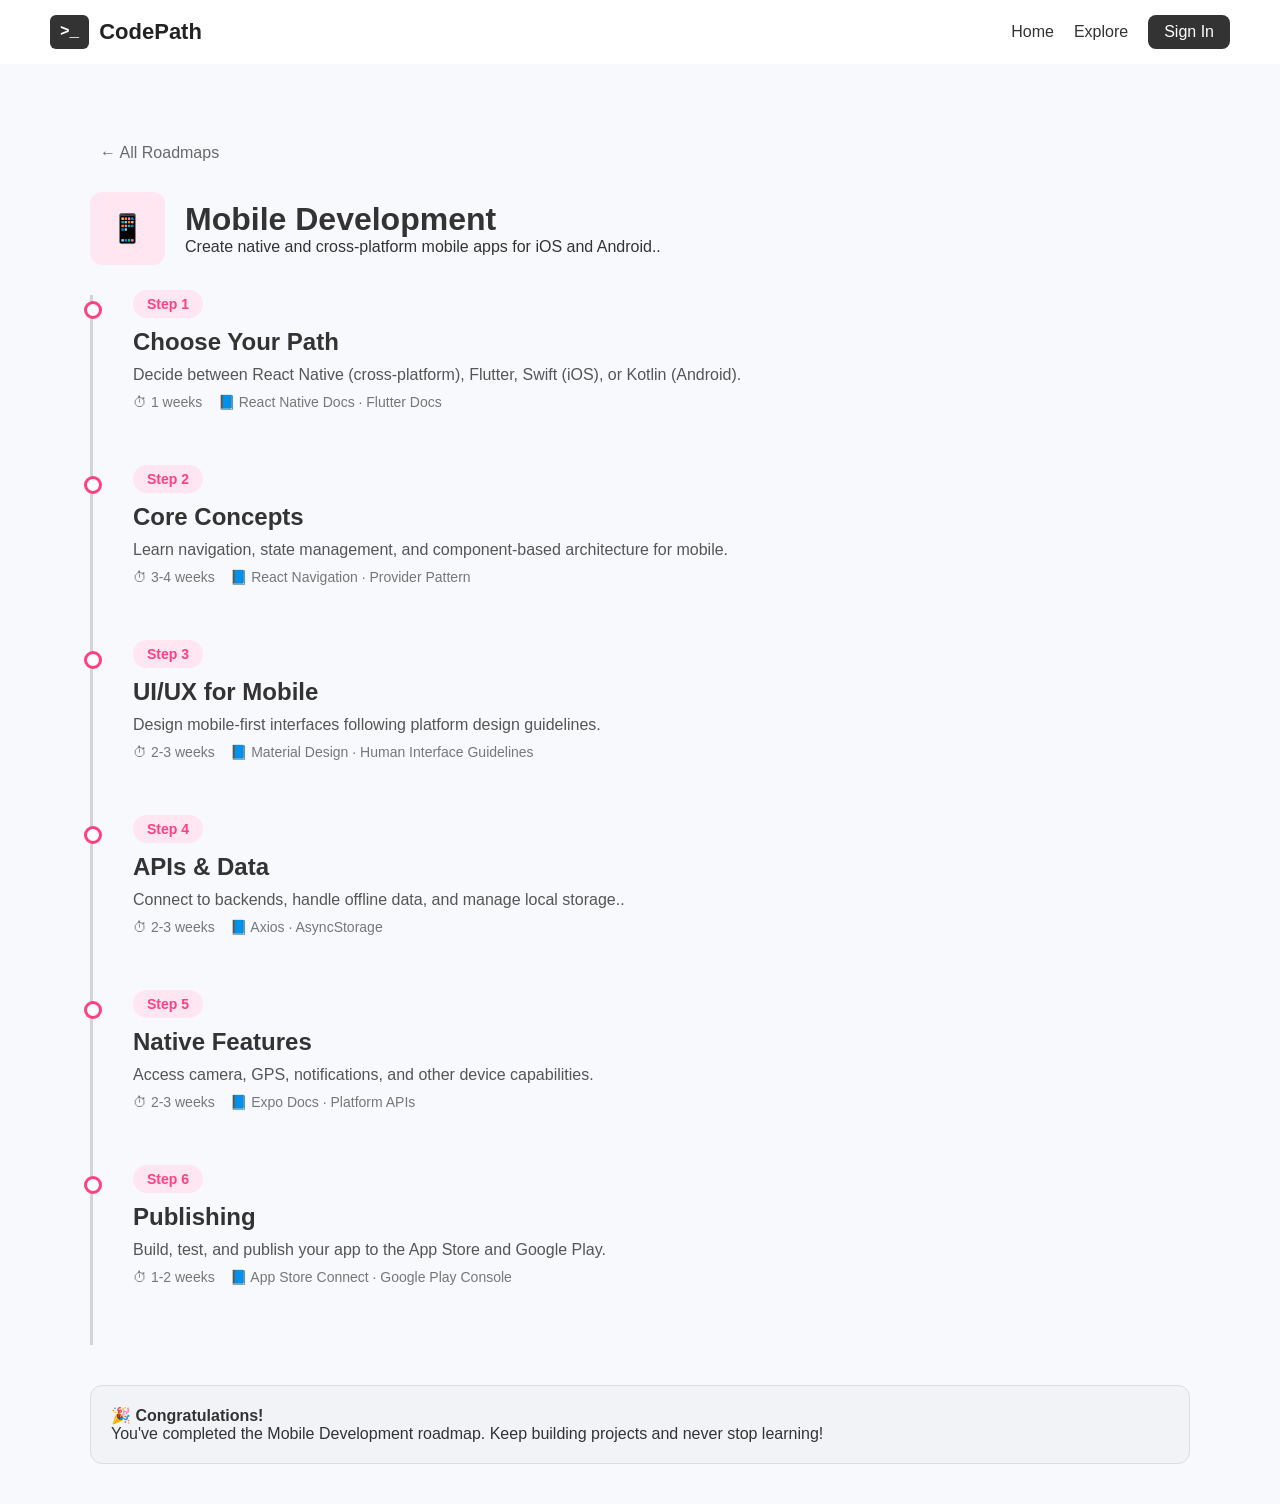
<file: mobile.html>
<!DOCTYPE html>
<html lang="en">

<head>
    <meta charset="UTF-8">
    <title>Mobile Development Roadmap</title>
    <link rel="stylesheet" href="mobile.css">
</head>

<body>
    <br><br><br>
    <a href="explore.html" class="back-link">← All Roadmaps</a>

    <!-- NAVBAR -->
    <div class="navbar">

        <div class="logo">
            <div class="logo-icon">&gt;_</div>
            <div class="logo-text">CodePath</div>
        </div>

        <div class="nav-links">
            <a href="index.html" class="home">Home</a>
            <!-- <a href="#footer" class="AboutUs">AboutUs</a> -->
            <a href="explore.html" class="Explore">Explore</a>
            <a href="#" class="signin-btn">Sign In</a>
        </div>

    </div>

    <div class="container">

        <!-- Header -->
        <div class="header">
            <div class="icon-box">📱</div>
            <div>
                <h1>Mobile Development</h1>
                <p>Create native and cross-platform mobile apps for iOS and Android..</p>
            </div>
        </div>

        <div class="main-content">
            <!-- Timeline -->
            <div class="timeline">

                <!-- Step 1 -->
                <div class="step" id="step1">
                    <div class="circle"></div>
                    <div class="content">
                        <span class="badge">Step 1</span>
                        <h2>Choose Your Path</h2>
                        <p>Decide between React Native (cross-platform), Flutter, Swift (iOS), or Kotlin (Android).</p>
                        <div class="meta">⏱ 1 weeks &nbsp;&nbsp; 📘 React Native Docs · Flutter Docs</div>
                    </div>
                </div>

                <!-- Step 2 -->
                <div class="step" id="step2">
                    <div class="circle"></div>
                    <div class="content">
                        <span class="badge">Step 2</span>
                        <h2>Core Concepts</h2>
                        <p>Learn navigation, state management, and component-based architecture for mobile.</p>
                        <div class="meta">⏱ 3-4 weeks &nbsp;&nbsp; 📘 React Navigation · Provider Pattern</div>
                    </div>
                </div>

                <!-- Step 3 -->
                <div class="step" id="step3">
                    <div class="circle"></div>
                    <div class="content">
                        <span class="badge">Step 3</span>
                        <h2>UI/UX for Mobile</h2>
                        <p>Design mobile-first interfaces following platform design guidelines.</p>
                        <div class="meta">⏱ 2-3 weeks &nbsp;&nbsp; 📘 Material Design · Human Interface Guidelines</div>
                    </div>
                </div>

                <!-- Step 4 -->
                <div class="step" id="step4">
                    <div class="circle"></div>
                    <div class="content">
                        <span class="badge">Step 4</span>
                        <h2>APIs & Data</h2>
                        <p>Connect to backends, handle offline data, and manage local storage..</p>
                        <div class="meta">⏱ 2-3 weeks &nbsp;&nbsp; 📘 Axios · AsyncStorage</div>
                    </div>
                </div>

                <!-- Step 5 -->
                <div class="step" id="step5">
                    <div class="circle"></div>
                    <div class="content">
                        <span class="badge">Step 5</span>
                        <h2>Native Features</h2>
                        <p>Access camera, GPS, notifications, and other device capabilities.</p>
                        <div class="meta">⏱ 2-3 weeks &nbsp;&nbsp; 📘 Expo Docs · Platform APIs</div>
                    </div>
                </div>

                <!-- Step 6 -->
                <div class="step" id="step6">
                    <div class="circle"></div>
                    <div class="content">
                        <span class="badge">Step 6</span>
                        <h2>Publishing</h2>
                        <p>Build, test, and publish your app to the App Store and Google Play.</p>
                        <div class="meta">⏱ 1-2 weeks &nbsp;&nbsp; 📘 App Store Connect · Google Play Console</div>
                    </div>
                </div>

            </div>

            <div class="details-panel" id="panel">
                <button class="close-btn" onclick="closePanel()">✖</button>
                <h3>Choose Your Path</h3>

                <section>
                    <h4>📱 Mobile Platforms</h4>
                    <ul>
                        <li>Android Development</li>
                        <li>iOS Development</li>
                        <li>Cross-Platform Development</li>
                    </ul>
                </section>

                <section>
                    <h4>💻 Technologies to Choose</h4>
                    <ul>
                        <li>Kotlin (Android Native)</li>
                        <li>Swift (iOS Native)</li>
                        <li>Flutter (Dart)</li>
                        <li>React Native (JavaScript)</li>
                    </ul>
                </section>

                <section>
                    <h4>🎯 Goal</h4>
                    <ul>
                        <li>Understand platform differences</li>
                        <li>Set up development environment</li>
                        <li>Build your first simple mobile app</li>
                    </ul>
                </section>

            </div>
        </div>

        <!-- Congratulations Box -->
        <div class="success-box">
            🎉 <strong>Congratulations!</strong><br>
            You've completed the Mobile Development roadmap. Keep building projects and never stop learning!
        </div>

    </div>

    <script>
        const panel = document.getElementById("panel");

        const contentData = {

            step1: {
                title: "Choose Your Path",
                content: `
<section>
    <h4>📱 Mobile Platforms</h4>
    <ul>
        <li>Android Development</li>
        <li>iOS Development</li>
        <li>Cross-Platform Development</li>
    </ul>
</section>

<section>
    <h4>💻 Technologies to Choose</h4>
    <ul>
        <li>Kotlin (Android Native)</li>
        <li>Swift (iOS Native)</li>
        <li>Flutter (Dart)</li>
        <li>React Native (JavaScript)</li>
    </ul>
</section>

<section>
    <h4>🎯 Goal</h4>
    <ul>
        <li>Understand platform differences</li>
        <li>Set up development environment</li>
        <li>Build your first simple mobile app</li>
    </ul>
</section>
        `
            },

            step2: {
                title: "Core Concepts",
                content: `
<section>
    <h4>⚙️ Programming Basics</h4>
    <ul>
        <li>Variables & Data Types</li>
        <li>Functions & Classes</li>
        <li>Object-Oriented Programming</li>
        <li>Error Handling</li>
    </ul>
</section>

<section>
    <h4>📱 App Components</h4>
    <ul>
        <li>Activities / ViewControllers</li>
        <li>Fragments / Screens</li>
        <li>Navigation between screens</li>
        <li>App lifecycle</li>
    </ul>
</section>

<section>
    <h4>🎯 Goal</h4>
    <ul>
        <li>Build multi-screen apps</li>
        <li>Understand app structure</li>
        <li>Manage app navigation</li>
    </ul>
</section>
        `
            },

            step3: {
                title: "UI/UX for Mobile",
                content: `
<section>
    <h4>🎨 UI Design Basics</h4>
    <ul>
        <li>Layouts (ConstraintLayout, Stack, Flexbox)</li>
        <li>Buttons, TextFields, Images</li>
        <li>Lists (RecyclerView / ListView)</li>
        <li>Responsive Design</li>
    </ul>
</section>

<section>
    <h4>✨ UX Principles</h4>
    <ul>
        <li>User-friendly navigation</li>
        <li>Consistent design</li>
        <li>Material Design (Android)</li>
        <li>Human Interface Guidelines (iOS)</li>
    </ul>
</section>

<section>
    <h4>🎯 Goal</h4>
    <ul>
        <li>Create beautiful interfaces</li>
        <li>Improve user experience</li>
        <li>Build responsive layouts</li>
    </ul>
</section>
        `
            },

            step4: {
                title: "APIs & Data",
                content: `
<section>
    <h4>🌐 Working with APIs</h4>
    <ul>
        <li>REST APIs</li>
        <li>HTTP Requests (GET, POST)</li>
        <li>JSON Parsing</li>
        <li>API integration</li>
    </ul>
</section>

<section>
    <h4>💾 Local Storage</h4>
    <ul>
        <li>SharedPreferences / UserDefaults</li>
        <li>SQLite Database</li>
        <li>Room Database</li>
        <li>Offline storage</li>
    </ul>
</section>

<section>
    <h4>🎯 Goal</h4>
    <ul>
        <li>Fetch data from server</li>
        <li>Store data locally</li>
        <li>Build data-driven apps</li>
    </ul>
</section>
        `
            },

            step5: {
                title: "Native Features",
                content: `
<section>
    <h4>📷 Device Features</h4>
    <ul>
        <li>Camera access</li>
        <li>Location (GPS)</li>
        <li>Microphone</li>
        <li>Gallery access</li>
    </ul>
</section>

<section>
    <h4>🔔 System Features</h4>
    <ul>
        <li>Push Notifications</li>
        <li>Background services</li>
        <li>Permissions handling</li>
        <li>Sensors</li>
    </ul>
</section>

<section>
    <h4>🎯 Goal</h4>
    <ul>
        <li>Use real device features</li>
        <li>Build advanced apps</li>
        <li>Create interactive experiences</li>
    </ul>
</section>
        `
            },

            step6: {
                title: "Publishing",
                content: `
<section>
    <h4>🚀 App Testing</h4>
    <ul>
        <li>Test on real devices</li>
        <li>Debug errors</li>
        <li>Performance optimization</li>
    </ul>
</section>

<section>
    <h4>🏪 App Deployment</h4>
    <ul>
        <li>Google Play Store publishing</li>
        <li>Apple App Store publishing</li>
        <li>App signing</li>
        <li>Version management</li>
    </ul>
</section>

<section>
    <h4>🎯 Goal</h4>
    <ul>
        <li>Publish your app</li>
        <li>Reach real users</li>
        <li>Maintain and update app</li>
    </ul>
</section>
        `
            }

        };

        document.querySelectorAll(".step").forEach(step => {
            step.addEventListener("click", function () {
                const stepId = this.id;
                const data = contentData[stepId];

                panel.innerHTML = `
            <button class="close-btn" onclick="closePanel()">✖</button>
            <h3>${data.title}</h3>
            ${data.content}
        `;

                panel.style.display = "block";
            });
        });

        function closePanel() {
            panel.style.display = "none";
        }
    </script>
</body>


</html>
</file>
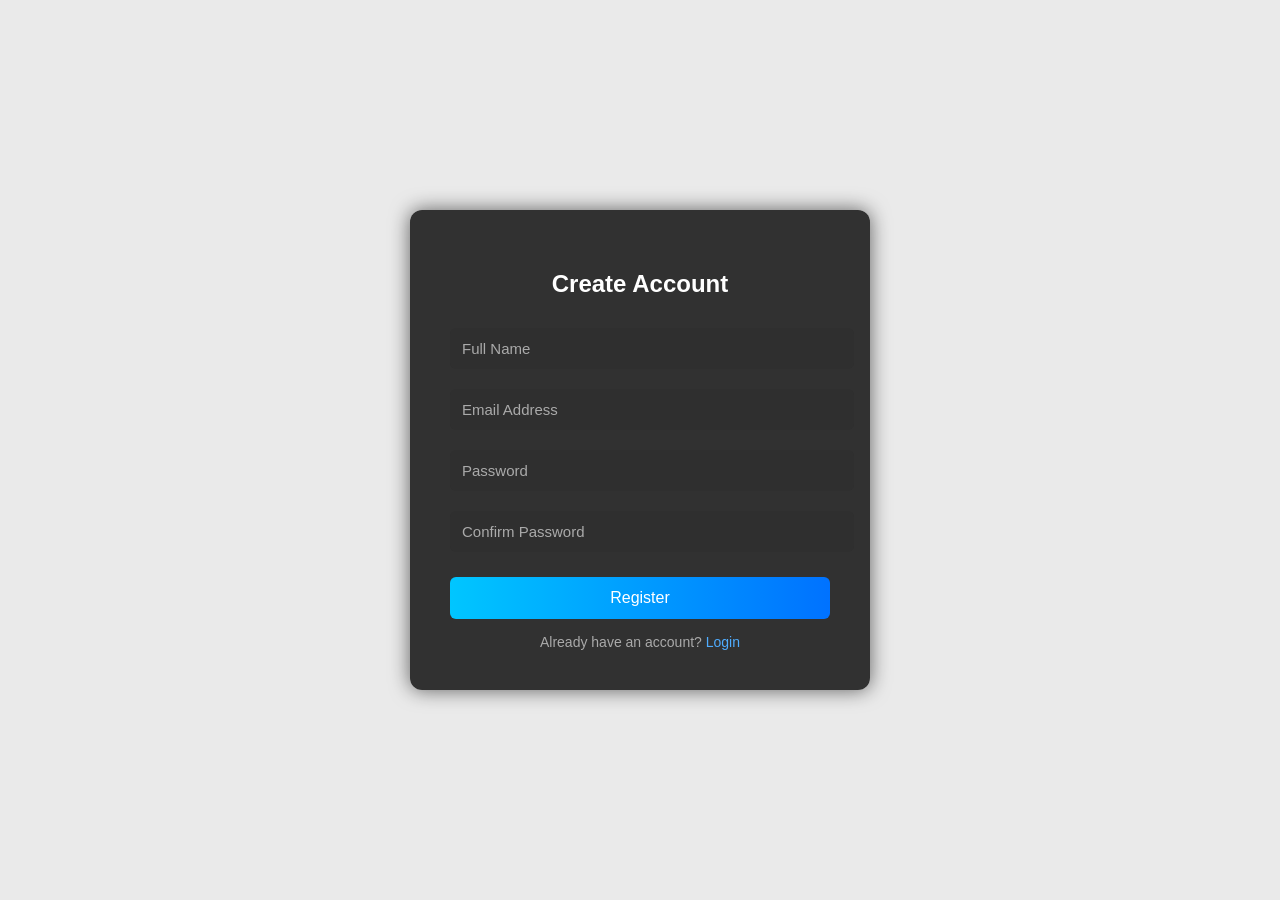
<file: register.html>
<!DOCTYPE html>
<html lang="en">

<head>
    <meta charset="UTF-8">
    <title>Register | Roadmap Website</title>
    <meta name="viewport" content="width=device-width, initial-scale=1.0">

    <style>
        /* Background */
        body {
            margin: 0;
            height: 100vh;
            font-family: Arial, Helvetica, sans-serif;
            background-color: #eaeaea;
            display: flex;
            justify-content: center;
            align-items: center;
        }

        /* Register Card */
        .register-container {
            background: rgba(40, 40, 40, 0.95);
            padding: 40px;
            border-radius: 12px;
            width: 380px;
            box-shadow: 0 0 20px rgba(0, 0, 0, 0.6);
            text-align: center;
        }

        /* Heading */
        .register-container h2 {
            color: white;
            margin-bottom: 20px;
        }

        /* Input Fields */
        .input-box {
            width: 100%;
            padding: 12px;
            margin: 10px 0;
            border: none;
            outline: none;
            border-radius: 6px;
            background: #2f2f2f;
            color: white;
            font-size: 15px;
        }

        .input-box::placeholder {
            color: #aaa;
        }

        /* Button */
        .register-btn {
            width: 100%;
            padding: 12px;
            margin-top: 15px;
            border: none;
            border-radius: 6px;
            background: linear-gradient(90deg, #00c6ff, #0072ff);
            color: white;
            font-size: 16px;
            cursor: pointer;
            transition: 0.3s;
        }

        .register-btn:hover {
            transform: scale(1.05);
        }

        /* Extra */
        .extra {
            margin-top: 15px;
            color: #aaa;
            font-size: 14px;
        }

        .extra a {
            color: #4facfe;
            text-decoration: none;
        }

        .extra a:hover {
            text-decoration: underline;
        }
    </style>

</head>

<body>

    <div class="register-container">

        <h2>Create Account</h2>

        <form onsubmit="register(event)">

            <input type="text" placeholder="Full Name" class="input-box" required>

            <input type="email" placeholder="Email Address" class="input-box" required>

            <input type="password" placeholder="Password" class="input-box" required>

            <input type="password" placeholder="Confirm Password" class="input-box" required>

            <button type="submit" class="register-btn">Register</button>

        </form>

        <div class="extra">
            Already have an account? <a href="login.html">Login</a>
        </div>

    </div>

    <script>

        function register(event) {

            event.preventDefault();

            const inputs = document.querySelectorAll(".input-box");

            const password = inputs[2].value;
            const confirmPassword = inputs[3].value;

            if (password !== confirmPassword) {
                alert("Passwords do not match!");
                return;
            }

            alert("Registration Successful!");

            window.location.href = "login.html";
        }

    </script>

</body>

</html>
</file>
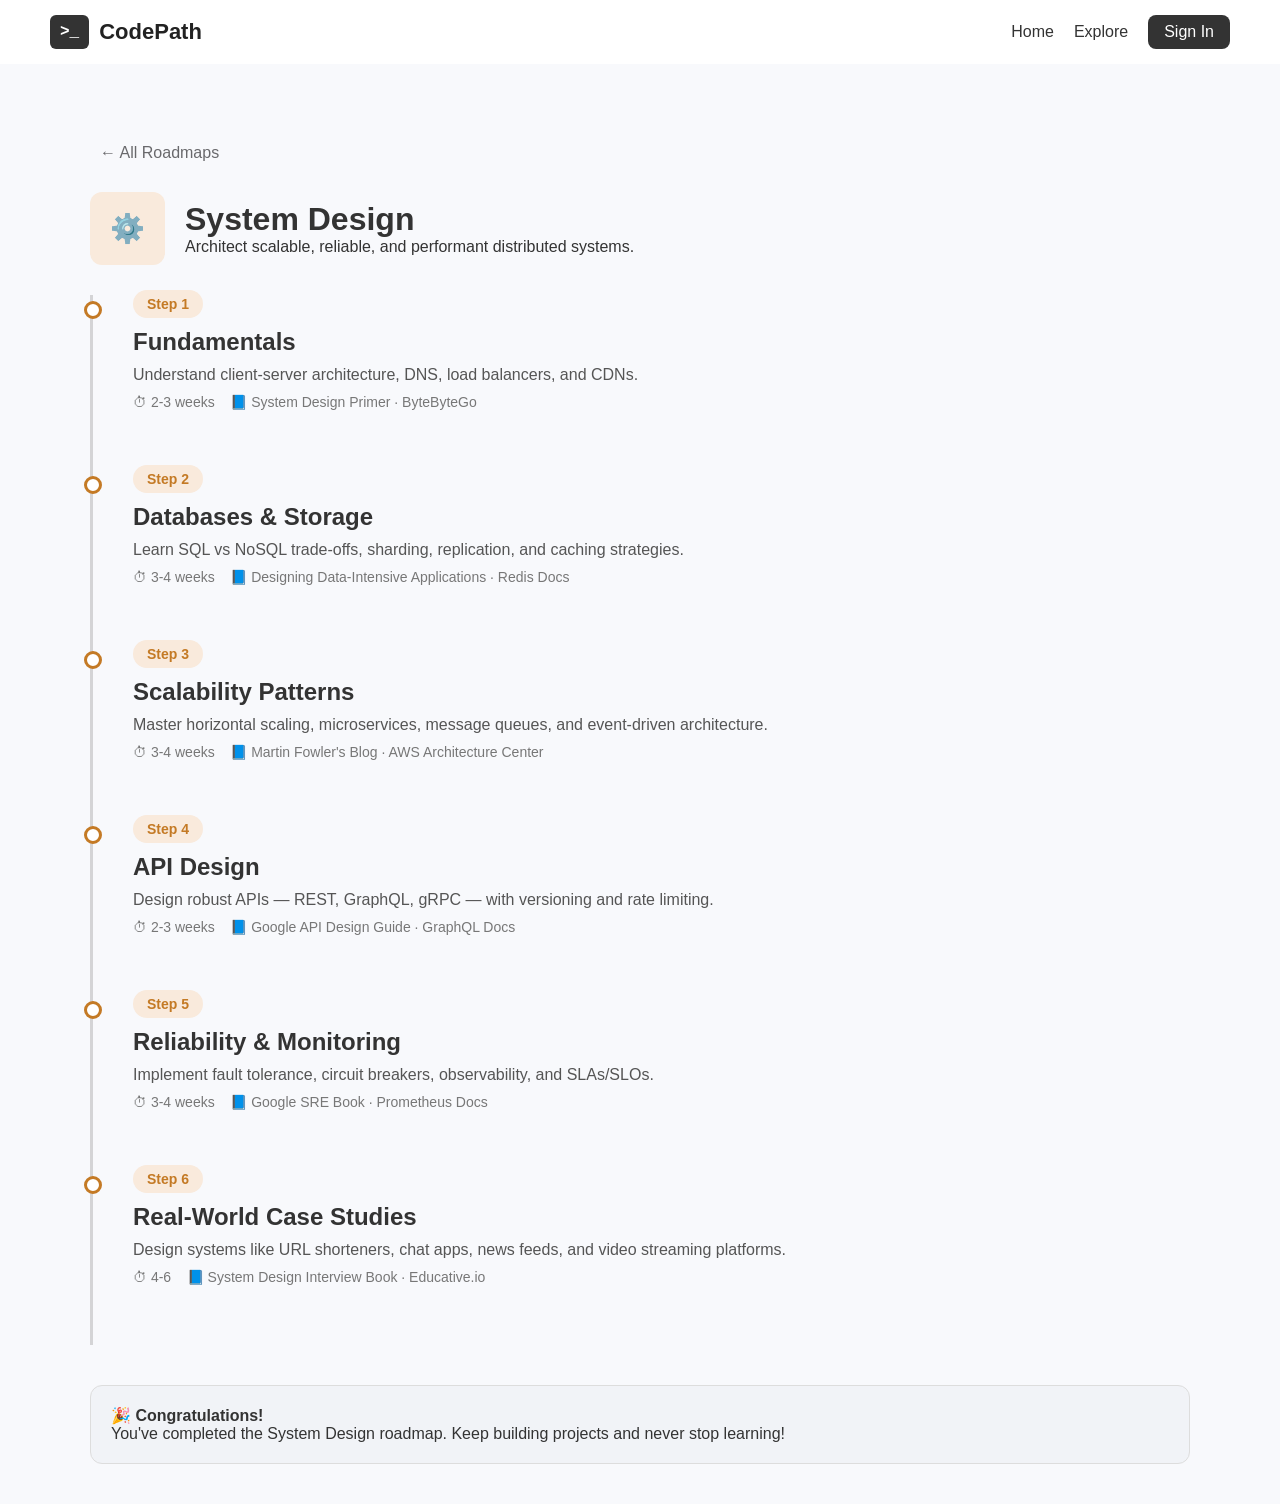
<file: system.html>
<!DOCTYPE html>
<html lang="en">

<head>
    <meta charset="UTF-8">
    <title>System Design Roadmap</title>
    <link rel="stylesheet" href="system.css">
</head>

<body>
    <br><br><br>
    <a href="explore.html" class="back-link">← All Roadmaps</a>

    <!-- NAVBAR -->
    <div class="navbar">

        <div class="logo">
            <div class="logo-icon">&gt;_</div>
            <div class="logo-text">CodePath</div>
        </div>

        <div class="nav-links">
            <a href="index.html" class="home">Home</a>
            <!-- <a href="#footer" class="AboutUs">AboutUs</a> -->
            <a href="explore.html" class="Explore">Explore</a>
            <a href="#" class="signin-btn">Sign In</a>
        </div>

    </div>

    <div class="container">

        <!-- Header -->
        <div class="header">
            <div class="icon-box">⚙️</div>
            <div>
                <h1>System Design</h1>
                <p>Architect scalable, reliable, and performant distributed systems.</p>
            </div>
        </div>

        <div class="main-content">
            <!-- Timeline -->
            <div class="timeline">

                <!-- Step 1 -->
                <div class="step" id="step1">
                    <div class="circle"></div>
                    <div class="content">
                        <span class="badge">Step 1</span>
                        <h2>Fundamentals</h2>
                        <p>Understand client-server architecture, DNS, load balancers, and CDNs.</p>
                        <div class="meta">⏱ 2-3 weeks &nbsp;&nbsp; 📘 System Design Primer · ByteByteGo</div>
                    </div>
                </div>

                <!-- Step 2 -->
                <div class="step" id="step2">
                    <div class="circle"></div>
                    <div class="content">
                        <span class="badge">Step 2</span>
                        <h2>Databases & Storage</h2>
                        <p>Learn SQL vs NoSQL trade-offs, sharding, replication, and caching strategies.</p>
                        <div class="meta">⏱ 3-4 weeks &nbsp;&nbsp; 📘 Designing Data-Intensive Applications · Redis Docs
                        </div>
                    </div>
                </div>

                <!-- Step 3 -->
                <div class="step" id="step3">
                    <div class="circle"></div>
                    <div class="content">
                        <span class="badge">Step 3</span>
                        <h2>Scalability Patterns</h2>
                        <p>Master horizontal scaling, microservices, message queues, and event-driven architecture.</p>
                        <div class="meta">⏱ 3-4 weeks &nbsp;&nbsp; 📘 Martin Fowler's Blog · AWS Architecture Center
                        </div>
                    </div>
                </div>

                <!-- Step 4 -->
                <div class="step" id="step4">
                    <div class="circle"></div>
                    <div class="content">
                        <span class="badge">Step 4</span>
                        <h2>API Design</h2>
                        <p>Design robust APIs — REST, GraphQL, gRPC — with versioning and rate limiting.</p>
                        <div class="meta">⏱ 2-3 weeks &nbsp;&nbsp; 📘 Google API Design Guide · GraphQL Docs</div>
                    </div>
                </div>

                <!-- Step 5 -->
                <div class="step" id="step5">
                    <div class="circle"></div>
                    <div class="content">
                        <span class="badge">Step 5</span>
                        <h2>Reliability & Monitoring</h2>
                        <p>Implement fault tolerance, circuit breakers, observability, and SLAs/SLOs.</p>
                        <div class="meta">⏱ 3-4 weeks &nbsp;&nbsp; 📘 Google SRE Book · Prometheus Docs</div>
                    </div>
                </div>

                <!-- Step 6 -->
                <div class="step" id="step6">
                    <div class="circle"></div>
                    <div class="content">
                        <span class="badge">Step 6</span>
                        <h2>Real-World Case Studies</h2>
                        <p>Design systems like URL shorteners, chat apps, news feeds, and video streaming platforms.</p>
                        <div class="meta">⏱ 4-6 &nbsp;&nbsp; 📘 System Design Interview Book · Educative.io</div>
                    </div>
                </div>
            </div>

            <div class="details-panel" id="panel">
                <button class="close-btn" onclick="closePanel()">✖</button>
                <h3>Fundamentals</h3>

                <section>
                    <h4>📌 Core Concepts</h4>
                    <ul>
                        <li>What is System Design?</li>
                        <li>Functional vs Non-Functional Requirements</li>
                        <li>Scalability (Vertical vs Horizontal)</li>
                        <li>Latency vs Throughput</li>
                        <li>Availability & Reliability</li>
                    </ul>
                </section>

                <section>
                    <h4>🌐 Networking Basics</h4>
                    <ul>
                        <li>HTTP / HTTPS</li>
                        <li>TCP vs UDP</li>
                        <li>DNS</li>
                        <li>Load Balancers</li>
                        <li>CDN</li>
                    </ul>
                </section>

                <section>
                    <h4>🏗️ Architectural Patterns</h4>
                    <ul>
                        <li>Monolith Architecture</li>
                        <li>Microservices Architecture</li>
                        <li>Client-Server Model</li>
                        <li>Event-Driven Architecture</li>
                    </ul>
                </section>
            </div>
        </div>

        <!-- Congratulations Box -->
        <div class="success-box">
            🎉 <strong>Congratulations!</strong><br>
            You've completed the System Design roadmap. Keep building projects and never stop learning!
        </div>
    </div>

    <script>
        const panel = document.getElementById("panel");

        const contentData = {
            step1: {
                title: "Fundamentals",
                content: `
<section>
    <h4>📌 Core Concepts</h4>
    <ul>
        <li>What is System Design?</li>
        <li>Functional vs Non-Functional Requirements</li>
        <li>Scalability (Vertical vs Horizontal)</li>
        <li>Latency vs Throughput</li>
        <li>Availability & Reliability</li>
    </ul>
</section>

<section>
    <h4>🌐 Networking Basics</h4>
    <ul>
        <li>HTTP / HTTPS</li>
        <li>TCP vs UDP</li>
        <li>DNS</li>
        <li>Load Balancers</li>
        <li>CDN</li>
    </ul>
</section>

<section>
    <h4>🏗️ Architectural Patterns</h4>
    <ul>
        <li>Monolith Architecture</li>
        <li>Microservices Architecture</li>
        <li>Client-Server Model</li>
        <li>Event-Driven Architecture</li>
    </ul>
</section>
        `
            },

            step2: {
                title: "Databases & Storage",
                content: `
<section>
    <h4>🗄️ Database Fundamentals</h4>
    <ul>
        <li>SQL vs NoSQL</li>
        <li>ACID Properties</li>
        <li>CAP Theorem</li>
        <li>Indexing</li>
        <li>Normalization vs Denormalization</li>
    </ul>
</section>

<section>
    <h4>📊 Types of Databases</h4>
    <ul>
        <li>Relational Databases (MySQL, PostgreSQL)</li>
        <li>Document Databases (MongoDB)</li>
        <li>Key-Value Stores (Redis)</li>
        <li>Column-Based Databases</li>
        <li>Graph Databases</li>
    </ul>
</section>

<section>
    <h4>💾 Storage Systems</h4>
    <ul>
        <li>File Storage</li>
        <li>Object Storage</li>
        <li>Block Storage</li>
        <li>Data Replication</li>
        <li>Backup Strategies</li>
    </ul>
</section>
        `
            },

            step3: {
                title: "Scalability Patterns",
                content: `
<section>
    <h4>📈 Scaling Strategies</h4>
    <ul>
        <li>Vertical Scaling</li>
        <li>Horizontal Scaling</li>
        <li>Auto Scaling</li>
        <li>Sharding</li>
        <li>Partitioning</li>
    </ul>
</section>

<section>
    <h4>⚡ Performance Optimization</h4>
    <ul>
        <li>Caching (Redis, CDN)</li>
        <li>Database Optimization</li>
        <li>Connection Pooling</li>
        <li>Lazy Loading</li>
    </ul>
</section>

<section>
    <h4>📨 Distributed Systems Patterns</h4>
    <ul>
        <li>Message Queues (Kafka, RabbitMQ)</li>
        <li>Event Streaming</li>
        <li>Rate Limiting</li>
        <li>Circuit Breaker Pattern</li>
    </ul>
</section>
        `
            },

            step4: {
                title: "API Design",
                content: `
<section>
    <h4>🔗 API Fundamentals</h4>
    <ul>
        <li>REST Architecture</li>
        <li>GraphQL Basics</li>
        <li>SOAP Overview</li>
        <li>HTTP Status Codes</li>
    </ul>
</section>

<section>
    <h4>🔐 Security & Authentication</h4>
    <ul>
        <li>JWT</li>
        <li>OAuth 2.0</li>
        <li>API Keys</li>
        <li>Rate Limiting & Throttling</li>
    </ul>
</section>

<section>
    <h4>📘 API Best Practices</h4>
    <ul>
        <li>Versioning</li>
        <li>Pagination</li>
        <li>Error Handling</li>
        <li>Idempotency</li>
        <li>Documentation (Swagger / OpenAPI)</li>
    </ul>
</section>
        `
            },

            step5: {
                title: "Reliability & Monitoring",
                content: `
<section>
    <h4>🛡️ Reliability Concepts</h4>
    <ul>
        <li>High Availability</li>
        <li>Redundancy</li>
        <li>Failover Mechanisms</li>
        <li>Disaster Recovery</li>
    </ul>
</section>

<section>
    <h4>📊 Monitoring & Logging</h4>
    <ul>
        <li>Logging Systems</li>
        <li>Metrics & Alerting</li>
        <li>APM Tools</li>
        <li>Health Checks</li>
    </ul>
</section>

<section>
    <h4>🔍 Observability</h4>
    <ul>
        <li>Tracing</li>
        <li>Centralized Logging</li>
        <li>SLA, SLO & SLI</li>
        <li>Incident Management</li>
    </ul>
</section>
        `
            },

            step6: {
                title: "Real-World Case Studies",
                content: `
<section>
    <h4>📱 Designing Popular Systems</h4>
    <ul>
        <li>Design a URL Shortener</li>
        <li>Design Instagram</li>
        <li>Design WhatsApp</li>
        <li>Design YouTube</li>
    </ul>
</section>

<section>
    <h4>🛒 E-commerce & Payments</h4>
    <ul>
        <li>Design Amazon-like Store</li>
        <li>Shopping Cart System</li>
        <li>Payment Gateway Integration</li>
        <li>Order Management System</li>
    </ul>
</section>

<section>
    <h4>💬 Real-Time Systems</h4>
    <ul>
        <li>Chat Application</li>
        <li>Notification System</li>
        <li>Live Streaming Platform</li>
        <li>Ride Sharing System</li>
    </ul>
</section>
        `
            }
        };

        document.querySelectorAll(".step").forEach(step => {
            step.addEventListener("click", function () {
                const stepId = this.id;
                const data = contentData[stepId];

                panel.innerHTML = `
            <button class="close-btn" onclick="closePanel()">✖</button>
            <h3>${data.title}</h3>
            ${data.content}
        `;

                panel.style.display = "block";
            });
        });

        function closePanel() {
            panel.style.display = "none";
        }
    </script>
</body>


</html>
</file>
<file: homepage.css>
/* RESET */
*{
    margin:0;
    padding:0;
    box-sizing:border-box;
    font-family: "Segoe UI", Arial, sans-serif;
}

body{
     background-color: #eaeaea;
}

/* NAVBAR */
.navbar{
    position: fixed;       /* Makes it sticky */
    top: 0;                /* Sticks to top */
    left: 0;
    width: 100%;           /* Full width */
    display: flex;
    justify-content: space-between;
    align-items: center;
    padding: 15px 50px;
    background-color: white;
    z-index: 1000;         /* Keeps it above other content */
}

.logo{
    display:flex;
    align-items:center;
    gap:10px;
}

.logo-icon{
    background:#333;
    color:white;
    font-weight:bold;
    padding:8px 10px;
    border-radius:6px;
    font-size:16px;
    font-family:monospace;
}

.logo-text{
    font-size:22px;
    font-weight:700;
    color:#222;
}

.nav-links{
    display:flex;
    gap:20px;
    align-items:center;
}

.nav-links a{
    text-decoration:none;
    color:#333;
    font-size:16px;
}

.nav-links .signin-btn{
    background:#333;
    color:white;
    padding:8px 16px;
    border-radius:8px;
}

/* HERO SECTION */
.hero{
    text-align:center;
    padding:100px 20px;
}

/* SMALL TAG */
.tag{
    display:inline-block;
    background:#eaeaea;
    padding:8px 18px;
    border-radius:20px;
    font-size:14px;
    margin-bottom:25px;
}

/* MAIN HEADING */
.hero h1{
    font-size:64px;
    font-weight:800;
    line-height:1.2;
    margin-bottom:20px;
}

/* GRADIENT TEXT */
.gradient-text{
    background:linear-gradient(90deg,#00c6ff,#7b2ff7);
    -webkit-background-clip:text;
    color:transparent;
}

/* SUBTEXT */
.subtext{
    font-size:20px;
    color:#666;
    max-width:800px;
    margin:0 auto 30px auto;
}

/* BUTTON */
.btn{
    display:inline-block;
    background:#333;
    color:white;
    padding:15px 30px;
    border-radius:12px;
    text-decoration:none;
    font-size:18px;
    transition:0.3s;
}

.btn:hover{
    background:black;
    transform:scale(1.05);
}

/* STATS SECTION */
.stats{
    display:flex;
    justify-content:center;
    gap:120px;
    margin-top:80px;
    text-align:center;
}

.stat-box h2{
    font-size:48px;
    font-weight:700;
    background:linear-gradient(90deg,#00c6ff,#7b2ff7);
    -webkit-background-clip:text;
    color:transparent;
}

.stat-box p{
    font-size:18px;
    color:#666;
    margin-top:5px;
}

/* DOMAIN SECTION */
.domain-section{
    margin-top:100px;
    text-align:center;
}

.domain-title{
    font-size:48px;
    font-weight:800;
}

.domain-subtext{
    max-width:700px;
    margin:20px auto 0 auto;
    font-size:20px;
    color:#666;
}

/* FOOTER SECTION */
.footer{
    background:#111;
    color:white;
    padding:60px 80px 20px 80px;
    margin-top:100px;
}

.footer-container{
    display:grid;
    grid-template-columns:2fr 1fr 1fr;
    gap:40px;
    margin-bottom:40px;
}

.footer-brand p{
    margin-top:15px;
    color:#aaa;
}

.footer-contact h4,
.footer-social h4{
    margin-bottom:15px;
}

.footer-contact p{
    color:#aaa;
    margin-bottom:10px;
}

.footer-social a{
    display:block;
    text-decoration:none;
    color:#aaa;
    margin-bottom:10px;
    transition:0.3s;
}

.footer-social a:hover{
    color:white;
}

.footer-bottom{
    text-align:center;
    border-top:1px solid #333;
    padding-top:20px;
    font-size:14px;
    color:#aaa;
}

.footer .logo-text{
    color: white;
}
</file>
<file: ai.css>
/* RESET */
* {
    margin: 0;
    padding: 0;
    box-sizing: border-box;
    font-family: "Segoe UI", Arial, sans-serif;
}

/* BODY */
body {
    background: #f8f9fc;
    padding: 120px 0 40px; /* space for fixed navbar */
    color: #333;
    margin: 0;
    padding-top: 90px;
    font-family: Arial, sans-serif;
}

/* NAVBAR */
.navbar{
    position: fixed;       /* Makes it sticky */
    top: 0;                /* Sticks to top */
    left: 0;
    width: 100%;           /* Full width */
    display: flex;
    justify-content: space-between;
    align-items: center;
    padding: 15px 50px;
    background-color: white;
    z-index: 1000;         /* Keeps it above other content */
}

.logo{
    display:flex;
    align-items:center;
    gap:10px;
}

.logo-icon{
    background:#333;
    color:white;
    font-weight:bold;
    padding:8px 10px;
    border-radius:6px;
    font-size:16px;
    font-family:monospace;
}

.logo-text{
    font-size:22px;
    font-weight:700;
    color:#222;
}

.nav-links{
    display:flex;
    gap:20px;
    align-items:center;
}

.nav-links a{
    text-decoration:none;
    color:#333;
    font-size:16px;
}

.nav-links .signin-btn{
    background:#333;
    color:white;
    padding:8px 16px;
    border-radius:8px;
}
/* CONTAINER */
.container {
    width: 1100px;
    margin: auto;
    position: relative;  /* 👈 IMPORTANT */
}

/* HEADER */
.header {
    display: flex;
    align-items: center;
    gap: 20px;
    margin: 30px 0;
}

.icon-box {
    background: #f3e6ff;
    padding: 20px;
    border-radius: 12px;
    font-size: 28px;
}

/* MAIN FLEX LAYOUT */
.main-content {
    display: grid;
    grid-template-columns: 2fr 1fr;
    gap: 40px;
    align-items: start; /* VERY IMPORTANT */
}

/* TIMELINE */
.timeline {
    position: relative;
    padding-left: 40px;
    border-left: 3px solid #d4d4d6;
}

/* STEP */
.step {
    position: relative;
    margin-bottom: 60px;
    cursor: pointer;
    z-index: 2; /* ensure clickable */
    /* background: yellow; */
}

/* FIXED CIRCLE ISSUE */
.circle {
    position: absolute;
    left: -49px;
    top: 6px;
    width: 18px;
    height: 18px;
    background: white;
    border: 3px solid #9c27b0;
    border-radius: 50%;
    pointer-events: none;
}

/* BADGE */
.badge {
    background: #f3e6ff;
    color: #9c27b0;
    padding: 6px 14px;
    border-radius: 20px;
    font-size: 14px;
    font-weight: bold;
}

/* CONTENT */
.content h2 {
    margin: 15px 0 10px;
    font-size: 24px;
}

.content p {
    margin-bottom: 10px;
    color: #555;
}

.meta {
    font-size: 14px;
    color: #777;
}

/* RIGHT SIDE DETAILS PANEL */
.details-panel {
    display: none;
    background: white;
    padding: 20px;
    border-radius: 12px;
    box-shadow: 0 5px 15px rgba(0,0,0,0.1);
    
    position: sticky;
    top: 100px;   /* space below navbar */
    
    height: fit-content;
    max-height: 80vh;
    overflow-y: auto;
}

/* DETAILS CONTENT */
.details-panel h3 {
    margin-top: 0;
    font-size: 22px;
}

.details-panel h4 {
    margin-top: 20px;
    margin-bottom: 10px;
    color: #9c27b0;
}

.details-panel ul {
    padding-left: 20px;
}

.details-panel li {
    margin-bottom: 6px;
    font-size: 14px;
}

.close-btn {
    position: absolute;
    top: 10px;
    right: 12px;
    background: transparent;
    border: none;
    font-size: 18px;
    cursor: pointer;
    color: #555;
}

.close-btn:hover {
    color: red;
}

.back-link {
    text-decoration: none;
    color: #69696c;
    font-size: 16px;
    margin: 100px;
}

/* Success Box */
.success-box {
    background: #f1f3f7;
    padding: 20px;
    border-radius: 12px;
    margin-top: 40px;
    border: 1px solid #ddd;
}
</file>
<file: backend.css>
/* RESET */
* {
    margin: 0;
    padding: 0;
    box-sizing: border-box;
    font-family: "Segoe UI", Arial, sans-serif;
}

/* BODY */
body {
    background: #f8f9fc;
    padding: 120px 0 40px; /* space for fixed navbar */
    color: #333;
    margin: 0;
    padding-top: 90px;
    font-family: Arial, sans-serif;
}

/* NAVBAR */
.navbar{
    position: fixed;       /* Makes it sticky */
    top: 0;                /* Sticks to top */
    left: 0;
    width: 100%;           /* Full width */
    display: flex;
    justify-content: space-between;
    align-items: center;
    padding: 15px 50px;
    background-color: white;
    z-index: 1000;         /* Keeps it above other content */
}

.logo{
    display:flex;
    align-items:center;
    gap:10px;
}

.logo-icon{
    background:#333;
    color:white;
    font-weight:bold;
    padding:8px 10px;
    border-radius:6px;
    font-size:16px;
    font-family:monospace;
}

.logo-text{
    font-size:22px;
    font-weight:700;
    color:#222;
}

.nav-links{
    display:flex;
    gap:20px;
    align-items:center;
}

.nav-links a{
    text-decoration:none;
    color:#333;
    font-size:16px;
}

.nav-links .signin-btn{
    background:#333;
    color:white;
    padding:8px 16px;
    border-radius:8px;
}
/* CONTAINER */
.container {
    width: 1100px;
    margin: auto;
    position: relative;  /* 👈 IMPORTANT */
}

/* HEADER */
.header {
    display: flex;
    align-items: center;
    gap: 20px;
    margin: 30px 0;
}

.icon-box {
    background: #efe6ff;
    padding: 20px;
    border-radius: 12px;
    font-size: 28px;
}

/* MAIN FLEX LAYOUT */
.main-content {
    display: grid;
    grid-template-columns: 2fr 1fr;
    gap: 40px;
    align-items: start; /* VERY IMPORTANT */
}

/* TIMELINE */
.timeline {
    position: relative;
    padding-left: 40px;
    border-left: 3px solid #d4d4d6;
}

/* STEP */
.step {
    position: relative;
    margin-bottom: 60px;
    cursor: pointer;
    z-index: 2; /* ensure clickable */
    /* background: yellow; */
}

/* FIXED CIRCLE ISSUE */
.circle {
    position: absolute;
    left: -49px;
    top: 6px;
    width: 18px;
    height: 18px;
    background: white;
    border: 3px solid #7b2ff7;
    border-radius: 50%;
    pointer-events: none;
}

/* BADGE */
.badge {
    background: #efe6ff;
    color: #7b2ff7;
    padding: 6px 14px;
    border-radius: 20px;
    font-size: 14px;
    font-weight: bold;
}

/* CONTENT */
.content h2 {
    margin: 15px 0 10px;
    font-size: 24px;
}

.content p {
    margin-bottom: 10px;
    color: #555;
}

.meta {
    font-size: 14px;
    color: #777;
}

/* RIGHT SIDE DETAILS PANEL */
.details-panel {
    display: none;
    background: white;
    padding: 20px;
    border-radius: 12px;
    box-shadow: 0 5px 15px rgba(0,0,0,0.1);
    
    position: sticky;
    top: 100px;   /* space below navbar */
    
    height: fit-content;
    max-height: 80vh;
    overflow-y: auto;
}

/* DETAILS CONTENT */
.details-panel h3 {
    margin-top: 0;
    font-size: 22px;
}

.details-panel h4 {
    margin-top: 20px;
    margin-bottom: 10px;
    color: #7b2ff7;
}

.details-panel ul {
    padding-left: 20px;
}

.details-panel li {
    margin-bottom: 6px;
    font-size: 14px;
}

.close-btn {
    position: absolute;
    top: 10px;
    right: 12px;
    background: transparent;
    border: none;
    font-size: 18px;
    cursor: pointer;
    color: #555;
}

.close-btn:hover {
    color: red;
}

.back-link {
    text-decoration: none;
    color: #69696c;
    font-size: 16px;
    margin: 100px;
}

/* Success Box */
.success-box {
    background: #f1f3f7;
    padding: 20px;
    border-radius: 12px;
    margin-top: 40px;
    border: 1px solid #ddd;
}
</file>
<file: cyber.css>
/* RESET */
* {
    margin: 0;
    padding: 0;
    box-sizing: border-box;
    font-family: "Segoe UI", Arial, sans-serif;
}

/* BODY */
body {
    background: #f8f9fc;
    padding: 120px 0 40px; /* space for fixed navbar */
    color: #333;
    margin: 0;
    padding-top: 90px;
    font-family: Arial, sans-serif;
}

/* NAVBAR */
.navbar{
    position: fixed;       /* Makes it sticky */
    top: 0;                /* Sticks to top */
    left: 0;
    width: 100%;           /* Full width */
    display: flex;
    justify-content: space-between;
    align-items: center;
    padding: 15px 50px;
    background-color: white;
    z-index: 1000;         /* Keeps it above other content */
}

.logo{
    display:flex;
    align-items:center;
    gap:10px;
}

.logo-icon{
    background:#333;
    color:white;
    font-weight:bold;
    padding:8px 10px;
    border-radius:6px;
    font-size:16px;
    font-family:monospace;
}

.logo-text{
    font-size:22px;
    font-weight:700;
    color:#222;
}

.nav-links{
    display:flex;
    gap:20px;
    align-items:center;
}

.nav-links a{
    text-decoration:none;
    color:#333;
    font-size:16px;
}

.nav-links .signin-btn{
    background:#333;
    color:white;
    padding:8px 16px;
    border-radius:8px;
}
/* CONTAINER */
.container {
    width: 1100px;
    margin: auto;
    position: relative;  /* 👈 IMPORTANT */
}

/* HEADER */
.header {
    display: flex;
    align-items: center;
    gap: 20px;
    margin: 30px 0;
}

.icon-box {
    background: #ffe6e6;
    padding: 20px;
    border-radius: 12px;
    font-size: 28px;
}

/* MAIN FLEX LAYOUT */
.main-content {
    display: grid;
    grid-template-columns: 2fr 1fr;
    gap: 40px;
    align-items: start; /* VERY IMPORTANT */
}

/* TIMELINE */
.timeline {
    position: relative;
    padding-left: 40px;
    border-left: 3px solid #d4d4d6;
}

/* STEP */
.step {
    position: relative;
    margin-bottom: 60px;
    cursor: pointer;
    z-index: 2; /* ensure clickable */
    /* background: yellow; */
}

/* FIXED CIRCLE ISSUE */
.circle {
    position: absolute;
    left: -49px;
    top: 6px;
    width: 18px;
    height: 18px;
    background: white;
    border: 3px solid #e53935;
    border-radius: 50%;
    pointer-events: none;
}

/* BADGE */
.badge {
    background: #ffe6e6;
    color: #e53935;
    padding: 6px 14px;
    border-radius: 20px;
    font-size: 14px;
    font-weight: bold;
}

/* CONTENT */
.content h2 {
    margin: 15px 0 10px;
    font-size: 24px;
}

.content p {
    margin-bottom: 10px;
    color: #555;
}

.meta {
    font-size: 14px;
    color: #777;
}

/* RIGHT SIDE DETAILS PANEL */
.details-panel {
    display: none;
    background: white;
    padding: 20px;
    border-radius: 12px;
    box-shadow: 0 5px 15px rgba(0,0,0,0.1);
    
    position: sticky;
    top: 100px;   /* space below navbar */
    
    height: fit-content;
    max-height: 80vh;
    overflow-y: auto;
}

/* DETAILS CONTENT */
.details-panel h3 {
    margin-top: 0;
    font-size: 22px;
}

.details-panel h4 {
    margin-top: 20px;
    margin-bottom: 10px;
    color: #e53935;
}

.details-panel ul {
    padding-left: 20px;
}

.details-panel li {
    margin-bottom: 6px;
    font-size: 14px;
}

.close-btn {
    position: absolute;
    top: 10px;
    right: 12px;
    background: transparent;
    border: none;
    font-size: 18px;
    cursor: pointer;
    color: #555;
}

.close-btn:hover {
    color: red;
}

.back-link {
    text-decoration: none;
    color: #69696c;
    font-size: 16px;
    margin: 100px;
}

/* Success Box */
.success-box {
    background: #f1f3f7;
    padding: 20px;
    border-radius: 12px;
    margin-top: 40px;
    border: 1px solid #ddd;
}
</file>
<file: devops.css>
/* RESET */
* {
    margin: 0;
    padding: 0;
    box-sizing: border-box;
    font-family: "Segoe UI", Arial, sans-serif;
}

/* BODY */
body {
    background: #f8f9fc;
    padding: 120px 0 40px; /* space for fixed navbar */
    color: #333;
    margin: 0;
    padding-top: 90px;
    font-family: Arial, sans-serif;
}

/* NAVBAR */
.navbar{
    position: fixed;       /* Makes it sticky */
    top: 0;                /* Sticks to top */
    left: 0;
    width: 100%;           /* Full width */
    display: flex;
    justify-content: space-between;
    align-items: center;
    padding: 15px 50px;
    background-color: white;
    z-index: 1000;         /* Keeps it above other content */
}

.logo{
    display:flex;
    align-items:center;
    gap:10px;
}

.logo-icon{
    background:#333;
    color:white;
    font-weight:bold;
    padding:8px 10px;
    border-radius:6px;
    font-size:16px;
    font-family:monospace;
}

.logo-text{
    font-size:22px;
    font-weight:700;
    color:#222;
}

.nav-links{
    display:flex;
    gap:20px;
    align-items:center;
}

.nav-links a{
    text-decoration:none;
    color:#333;
    font-size:16px;
}

.nav-links .signin-btn{
    background:#333;
    color:white;
    padding:8px 16px;
    border-radius:8px;
}
/* CONTAINER */
.container {
    width: 1100px;
    margin: auto;
    position: relative;  /* 👈 IMPORTANT */
}

/* HEADER */
.header {
    display: flex;
    align-items: center;
    gap: 20px;
    margin: 30px 0;
}

.icon-box {
    background: #e6f4ff;
    padding: 20px;
    border-radius: 12px;
    font-size: 28px;
}

/* MAIN FLEX LAYOUT */
.main-content {
    display: grid;
    grid-template-columns: 2fr 1fr;
    gap: 40px;
    align-items: start; /* VERY IMPORTANT */
}

/* TIMELINE */
.timeline {
    position: relative;
    padding-left: 40px;
    border-left: 3px solid #d4d4d6;
}

/* STEP */
.step {
    position: relative;
    margin-bottom: 60px;
    cursor: pointer;
    z-index: 2; /* ensure clickable */
    /* background: yellow; */
}

/* FIXED CIRCLE ISSUE */
.circle {
    position: absolute;
    left: -49px;
    top: 6px;
    width: 18px;
    height: 18px;
    background: white;
    border: 3px solid #2196f3;
    border-radius: 50%;
    pointer-events: none;
}

/* BADGE */
.badge {
    background: #e6f4ff;
    color: #2196f3;
    padding: 6px 14px;
    border-radius: 20px;
    font-size: 14px;
    font-weight: bold;
}

/* CONTENT */
.content h2 {
    margin: 15px 0 10px;
    font-size: 24px;
}

.content p {
    margin-bottom: 10px;
    color: #555;
}

.meta {
    font-size: 14px;
    color: #777;
}

/* RIGHT SIDE DETAILS PANEL */
.details-panel {
    display: none;
    background: white;
    padding: 20px;
    border-radius: 12px;
    box-shadow: 0 5px 15px rgba(0,0,0,0.1);
    
    position: sticky;
    top: 100px;   /* space below navbar */
    
    height: fit-content;
    max-height: 80vh;
    overflow-y: auto;
}

/* DETAILS CONTENT */
.details-panel h3 {
    margin-top: 0;
    font-size: 22px;
}

.details-panel h4 {
    margin-top: 20px;
    margin-bottom: 10px;
    color: #2196f3;
}

.details-panel ul {
    padding-left: 20px;
}

.details-panel li {
    margin-bottom: 6px;
    font-size: 14px;
}

.close-btn {
    position: absolute;
    top: 10px;
    right: 12px;
    background: transparent;
    border: none;
    font-size: 18px;
    cursor: pointer;
    color: #555;
}

.close-btn:hover {
    color: red;
}

.back-link {
    text-decoration: none;
    color: #69696c;
    font-size: 16px;
    margin: 100px;
}

/* Success Box */
.success-box {
    background: #f1f3f7;
    padding: 20px;
    border-radius: 12px;
    margin-top: 40px;
    border: 1px solid #ddd;
}
</file>
<file: ds.css>
/* RESET */
* {
    margin: 0;
    padding: 0;
    box-sizing: border-box;
    font-family: "Segoe UI", Arial, sans-serif;
}

/* BODY */
body {
    background: #f8f9fc;
    padding: 120px 0 40px; /* space for fixed navbar */
    color: #333;
    margin: 0;
    padding-top: 90px;
    font-family: Arial, sans-serif;
}

/* NAVBAR */
.navbar{
    position: fixed;       /* Makes it sticky */
    top: 0;                /* Sticks to top */
    left: 0;
    width: 100%;           /* Full width */
    display: flex;
    justify-content: space-between;
    align-items: center;
    padding: 15px 50px;
    background-color: white;
    z-index: 1000;         /* Keeps it above other content */
}

.logo{
    display:flex;
    align-items:center;
    gap:10px;
}

.logo-icon{
    background:#333;
    color:white;
    font-weight:bold;
    padding:8px 10px;
    border-radius:6px;
    font-size:16px;
    font-family:monospace;
}

.logo-text{
    font-size:22px;
    font-weight:700;
    color:#222;
}

.nav-links{
    display:flex;
    gap:20px;
    align-items:center;
}

.nav-links a{
    text-decoration:none;
    color:#333;
    font-size:16px;
}

.nav-links .signin-btn{
    background:#333;
    color:white;
    padding:8px 16px;
    border-radius:8px;
}
/* CONTAINER */
.container {
    width: 1100px;
    margin: auto;
    position: relative;  /* 👈 IMPORTANT */
}

/* HEADER */
.header {
    display: flex;
    align-items: center;
    gap: 20px;
    margin: 30px 0;
}

.icon-box {
    background: #fff4d6;
    padding: 20px;
    border-radius: 12px;
    font-size: 28px;
}

/* MAIN FLEX LAYOUT */
.main-content {
    display: grid;
    grid-template-columns: 2fr 1fr;
    gap: 40px;
    align-items: start; /* VERY IMPORTANT */
}

/* TIMELINE */
.timeline {
    position: relative;
    padding-left: 40px;
    border-left: 3px solid #d4d4d6;
}

/* STEP */
.step {
    position: relative;
    margin-bottom: 60px;
    cursor: pointer;
    z-index: 2; /* ensure clickable */
    /* background: yellow; */
}

/* FIXED CIRCLE ISSUE */
.circle {
    position: absolute;
    left: -49px;
    top: 6px;
    width: 18px;
    height: 18px;
    background: white;
    border: 3px solid #f4b400;
    border-radius: 50%;
    pointer-events: none;
}

/* BADGE */
.badge {
    background: #fff4d6;
    color: #f4b400;
    padding: 6px 14px;
    border-radius: 20px;
    font-size: 14px;
    font-weight: bold;
}

/* CONTENT */
.content h2 {
    margin: 15px 0 10px;
    font-size: 24px;
}

.content p {
    margin-bottom: 10px;
    color: #555;
}

.meta {
    font-size: 14px;
    color: #777;
}

/* RIGHT SIDE DETAILS PANEL */
.details-panel {
    display: none;
    background: white;
    padding: 20px;
    border-radius: 12px;
    box-shadow: 0 5px 15px rgba(0,0,0,0.1);
    
    position: sticky;
    top: 100px;   /* space below navbar */
    
    height: fit-content;
    max-height: 80vh;
    overflow-y: auto;
}

/* DETAILS CONTENT */
.details-panel h3 {
    margin-top: 0;
    font-size: 22px;
}

.details-panel h4 {
    margin-top: 20px;
    margin-bottom: 10px;
    color: #f4b400;
}

.details-panel ul {
    padding-left: 20px;
}

.details-panel li {
    margin-bottom: 6px;
    font-size: 14px;
}

.close-btn {
    position: absolute;
    top: 10px;
    right: 12px;
    background: transparent;
    border: none;
    font-size: 18px;
    cursor: pointer;
    color: #555;
}

.close-btn:hover {
    color: red;
}

.back-link {
    text-decoration: none;
    color: #69696c;
    font-size: 16px;
    margin: 100px;
}

/* Success Box */
.success-box {
    background: #f1f3f7;
    padding: 20px;
    border-radius: 12px;
    margin-top: 40px;
    border: 1px solid #ddd;
}
</file>
<file: explore.css>
/* NAVBAR */
.navbar{
    position: fixed;       /* Makes it sticky */
    top: 0;                /* Sticks to top */
    left: 0;
    width: 100%;           /* Full width */
    display: flex;
    justify-content: space-between;
    align-items: center;
    padding: 15px 50px;
    background-color: white;
    z-index: 1000;         /* Keeps it above other content */
}

.logo{
    display:flex;
    align-items:center;
    gap:10px;
}

.logo-icon{
    background:#333;
    color:white;
    font-weight:bold;
    padding:8px 10px;
    border-radius:6px;
    font-size:16px;
    font-family:monospace;
}

.logo-text{
    font-size:22px;
    font-weight:700;
    color:#222;
}

.nav-links{
    display:flex;
    gap:20px;
    align-items:center;
}

.nav-links a{
    text-decoration:none;
    color:#333;
    font-size:16px;
}

.nav-links .signin-btn{
    background:#333;
    color:white;
    padding:8px 16px;
    border-radius:8px;
}

/* RESET */
*{
    margin:0;
    padding:0;
    box-sizing:border-box;
    font-family: "Segoe UI", sans-serif;
}

body{
     background-color: #eaeaea;
    padding:100px 60px;
}

/* PAGE TITLE */
.page-title{
    text-align:center;
    font-size:48px;
    font-weight:800;
    margin-bottom:60px;
}

/* GRID LAYOUT */
.grid{
    display:grid;
    grid-template-columns: repeat(3, 1fr); /* 3x3 */
    gap:40px;
}

/* CARD DESIGN */
.card{
    background:white;
    padding:40px;
    border-radius:20px;
    box-shadow:0 10px 30px rgba(0,0,0,0.05);
    transition:0.3s;
}

.card:hover{
    transform:translateY(-10px);
    box-shadow:0 20px 40px rgba(0,0,0,0.08);
}

/* ICON BOX */
.icon{
    width:60px;
    height:60px;
    border-radius:15px;
    display:flex;
    align-items:center;
    justify-content:center;
    font-size:28px;
    margin-bottom:20px;
}

/* TITLE */
.card h3{
    font-size:24px;
    margin-bottom:15px;
}

/* DESCRIPTION */
.card p{
    color:#666;
    font-size:16px;
    margin-bottom:25px;
}

/* BUTTON */
.card a{
    text-decoration:none;
    font-weight:600;
    color:#333;
}

/* DIFFERENT COLORS */
.frontend{ background:#dff7f4; color:#00bfa6;}
.backend{ background:#efe6ff; color:#7b2ff7;}
.mobile{ background:#ffe6f0; color:#ff4081;}
.data{ background:#fff4d6; color:#f4b400;}
.devops{ background:#e6f4ff; color:#2196f3;}
.cyber{ background:#ffe6e6; color:#e53935;}
.ai{ background:#f3e6ff; color:#9c27b0;}
.fullstack{ background:#e6f7ec; color:#2e7d32;}
.system{background:#f9eadc; color:#c47a25;}
</file>
<file: f.css>
/* RESET */
* {
    margin: 0;
    padding: 0;
    box-sizing: border-box;
    font-family: "Segoe UI", Arial, sans-serif;
}

/* BODY */
body {
    background: #f8f9fc;
    padding: 120px 0 40px; /* space for fixed navbar */
    color: #333;
    margin: 0;
    padding-top: 90px;
    font-family: Arial, sans-serif;
}

/* NAVBAR */
.navbar{
    position: fixed;       /* Makes it sticky */
    top: 0;                /* Sticks to top */
    left: 0;
    width: 100%;           /* Full width */
    display: flex;
    justify-content: space-between;
    align-items: center;
    padding: 15px 50px;
    background-color: white;
    z-index: 1000;         /* Keeps it above other content */
}

.logo{
    display:flex;
    align-items:center;
    gap:10px;
}

.logo-icon{
    background:#333;
    color:white;
    font-weight:bold;
    padding:8px 10px;
    border-radius:6px;
    font-size:16px;
    font-family:monospace;
}

.logo-text{
    font-size:22px;
    font-weight:700;
    color:#222;
}

.nav-links{
    display:flex;
    gap:20px;
    align-items:center;
}

.nav-links a{
    text-decoration:none;
    color:#333;
    font-size:16px;
}

.nav-links .signin-btn{
    background:#333;
    color:white;
    padding:8px 16px;
    border-radius:8px;
}
/* CONTAINER */
.container {
    width: 1100px;
    margin: auto;
    position: relative;  /* 👈 IMPORTANT */
}

/* HEADER */
.header {
    display: flex;
    align-items: center;
    gap: 20px;
    margin: 30px 0;
}

.icon-box {
    background: #dff7f4;
    padding: 20px;
    border-radius: 12px;
    font-size: 28px;
}

/* MAIN FLEX LAYOUT */
.main-content {
    display: grid;
    grid-template-columns: 2fr 1fr;
    gap: 40px;
    align-items: start; /* VERY IMPORTANT */
}

/* TIMELINE */
.timeline {
    position: relative;
    padding-left: 40px;
    border-left: 3px solid #d4d4d6;
}

/* STEP */
.step {
    position: relative;
    margin-bottom: 60px;
    cursor: pointer;
    z-index: 2; /* ensure clickable */
    /* background: yellow; */
}

/* FIXED CIRCLE ISSUE */
.circle {
    position: absolute;
    left: -49px;
    top: 6px;
    width: 18px;
    height: 18px;
    background: white;
    border: 3px solid #00bfa6;
    border-radius: 50%;
    pointer-events: none;
}

/* BADGE */
.badge {
    background: #dff7f4;
    color: #00bfa6;
    padding: 6px 14px;
    border-radius: 20px;
    font-size: 14px;
    font-weight: bold;
}

/* CONTENT */
.content h2 {
    margin: 15px 0 10px;
    font-size: 24px;
}

.content p {
    margin-bottom: 10px;
    color: #555;
}

.meta {
    font-size: 14px;
    color: #777;
}

/* RIGHT SIDE DETAILS PANEL */
.details-panel {
    display: none;
    background: white;
    padding: 20px;
    border-radius: 12px;
    box-shadow: 0 5px 15px rgba(0,0,0,0.1);
    
    position: sticky;
    top: 100px;   /* space below navbar */
    
    height: fit-content;
    max-height: 80vh;
    overflow-y: auto;
}

/* DETAILS CONTENT */
.details-panel h3 {
    margin-top: 0;
    font-size: 22px;
}

.details-panel h4 {
    margin-top: 20px;
    margin-bottom: 10px;
    color: #00796b;
}

.details-panel ul {
    padding-left: 20px;
}

.details-panel li {
    margin-bottom: 6px;
    font-size: 14px;
}

.close-btn {
    position: absolute;
    top: 10px;
    right: 12px;
    background: transparent;
    border: none;
    font-size: 18px;
    cursor: pointer;
    color: #555;
}

.close-btn:hover {
    color: red;
}

.back-link {
    text-decoration: none;
    color: #69696c;
    font-size: 16px;
    margin: 100px;
}

/* Success Box */
.success-box {
    background: #f1f3f7;
    padding: 20px;
    border-radius: 12px;
    margin-top: 40px;
    border: 1px solid #ddd;
}
</file>
<file: fullstack.css>
/* RESET */
* {
    margin: 0;
    padding: 0;
    box-sizing: border-box;
    font-family: "Segoe UI", Arial, sans-serif;
}

/* BODY */
body {
    background: #f8f9fc;
    padding: 120px 0 40px; /* space for fixed navbar */
    color: #333;
    margin: 0;
    padding-top: 90px;
    font-family: Arial, sans-serif;
}

/* NAVBAR */
.navbar{
    position: fixed;       /* Makes it sticky */
    top: 0;                /* Sticks to top */
    left: 0;
    width: 100%;           /* Full width */
    display: flex;
    justify-content: space-between;
    align-items: center;
    padding: 15px 50px;
    background-color: white;
    z-index: 1000;         /* Keeps it above other content */
}

.logo{
    display:flex;
    align-items:center;
    gap:10px;
}

.logo-icon{
    background:#333;
    color:white;
    font-weight:bold;
    padding:8px 10px;
    border-radius:6px;
    font-size:16px;
    font-family:monospace;
}

.logo-text{
    font-size:22px;
    font-weight:700;
    color:#222;
}

.nav-links{
    display:flex;
    gap:20px;
    align-items:center;
}

.nav-links a{
    text-decoration:none;
    color:#333;
    font-size:16px;
}

.nav-links .signin-btn{
    background:#333;
    color:white;
    padding:8px 16px;
    border-radius:8px;
}
/* CONTAINER */
.container {
    width: 1100px;
    margin: auto;
    position: relative;  /* 👈 IMPORTANT */
}

/* HEADER */
.header {
    display: flex;
    align-items: center;
    gap: 20px;
    margin: 30px 0;
}

.icon-box {
    background: #e6f7ec;
    padding: 20px;
    border-radius: 12px;
    font-size: 28px;
}

/* MAIN FLEX LAYOUT */
.main-content {
    display: grid;
    grid-template-columns: 2fr 1fr;
    gap: 40px;
    align-items: start; /* VERY IMPORTANT */
}

/* TIMELINE */
.timeline {
    position: relative;
    padding-left: 40px;
    border-left: 3px solid #d4d4d6;
}

/* STEP */
.step {
    position: relative;
    margin-bottom: 60px;
    cursor: pointer;
    z-index: 2; /* ensure clickable */
    /* background: yellow; */
}

/* FIXED CIRCLE ISSUE */
.circle {
    position: absolute;
    left: -49px;
    top: 6px;
    width: 18px;
    height: 18px;
    background: white;
    border: 3px solid #2e7d32;
    border-radius: 50%;
    pointer-events: none;
}

/* BADGE */
.badge {
    background: #e6f7ec;
    color: #2e7d32;
    padding: 6px 14px;
    border-radius: 20px;
    font-size: 14px;
    font-weight: bold;
}

/* CONTENT */
.content h2 {
    margin: 15px 0 10px;
    font-size: 24px;
}

.content p {
    margin-bottom: 10px;
    color: #555;
}

.meta {
    font-size: 14px;
    color: #777;
}

/* RIGHT SIDE DETAILS PANEL */
.details-panel {
    display: none;
    background: white;
    padding: 20px;
    border-radius: 12px;
    box-shadow: 0 5px 15px rgba(0,0,0,0.1);
    
    position: sticky;
    top: 100px;   /* space below navbar */
    
    height: fit-content;
    max-height: 80vh;
    overflow-y: auto;
}

/* DETAILS CONTENT */
.details-panel h3 {
    margin-top: 0;
    font-size: 22px;
}

.details-panel h4 {
    margin-top: 20px;
    margin-bottom: 10px;
    color: #2e7d32;
}

.details-panel ul {
    padding-left: 20px;
}

.details-panel li {
    margin-bottom: 6px;
    font-size: 14px;
}

.close-btn {
    position: absolute;
    top: 10px;
    right: 12px;
    background: transparent;
    border: none;
    font-size: 18px;
    cursor: pointer;
    color: #555;
}

.close-btn:hover {
    color: red;
}

.back-link {
    text-decoration: none;
    color: #69696c;
    font-size: 16px;
    margin: 100px;
}

/* Success Box */
.success-box {
    background: #f1f3f7;
    padding: 20px;
    border-radius: 12px;
    margin-top: 40px;
    border: 1px solid #ddd;
}
</file>
<file: mobile.css>
/* RESET */
* {
    margin: 0;
    padding: 0;
    box-sizing: border-box;
    font-family: "Segoe UI", Arial, sans-serif;
}

/* BODY */
body {
    background: #f8f9fc;
    padding: 120px 0 40px; /* space for fixed navbar */
    color: #333;
    margin: 0;
    padding-top: 90px;
    font-family: Arial, sans-serif;
}

/* NAVBAR */
.navbar{
    position: fixed;       /* Makes it sticky */
    top: 0;                /* Sticks to top */
    left: 0;
    width: 100%;           /* Full width */
    display: flex;
    justify-content: space-between;
    align-items: center;
    padding: 15px 50px;
    background-color: white;
    z-index: 1000;         /* Keeps it above other content */
}

.logo{
    display:flex;
    align-items:center;
    gap:10px;
}

.logo-icon{
    background:#333;
    color:white;
    font-weight:bold;
    padding:8px 10px;
    border-radius:6px;
    font-size:16px;
    font-family:monospace;
}

.logo-text{
    font-size:22px;
    font-weight:700;
    color:#222;
}

.nav-links{
    display:flex;
    gap:20px;
    align-items:center;
}

.nav-links a{
    text-decoration:none;
    color:#333;
    font-size:16px;
}

.nav-links .signin-btn{
    background:#333;
    color:white;
    padding:8px 16px;
    border-radius:8px;
}
/* CONTAINER */
.container {
    width: 1100px;
    margin: auto;
    position: relative;  /* 👈 IMPORTANT */
}

/* HEADER */
.header {
    display: flex;
    align-items: center;
    gap: 20px;
    margin: 30px 0;
}

.icon-box {
    background: #ffe6f0;
    padding: 20px;
    border-radius: 12px;
    font-size: 28px;
}

/* MAIN FLEX LAYOUT */
.main-content {
    display: grid;
    grid-template-columns: 2fr 1fr;
    gap: 40px;
    align-items: start; /* VERY IMPORTANT */
}

/* TIMELINE */
.timeline {
    position: relative;
    padding-left: 40px;
    border-left: 3px solid #d4d4d6;
}

/* STEP */
.step {
    position: relative;
    margin-bottom: 60px;
    cursor: pointer;
    z-index: 2; /* ensure clickable */
    /* background: yellow; */
}

/* FIXED CIRCLE ISSUE */
.circle {
    position: absolute;
    left: -49px;
    top: 6px;
    width: 18px;
    height: 18px;
    background: white;
    border: 3px solid #ff4081;
    border-radius: 50%;
    pointer-events: none;
}

/* BADGE */
.badge {
    background: #ffe6f0;
    color: #ff4081;
    padding: 6px 14px;
    border-radius: 20px;
    font-size: 14px;
    font-weight: bold;
}

/* CONTENT */
.content h2 {
    margin: 15px 0 10px;
    font-size: 24px;
}

.content p {
    margin-bottom: 10px;
    color: #555;
}

.meta {
    font-size: 14px;
    color: #777;
}

/* RIGHT SIDE DETAILS PANEL */
.details-panel {
    display: none;
    background: white;
    padding: 20px;
    border-radius: 12px;
    box-shadow: 0 5px 15px rgba(0,0,0,0.1);
    
    position: sticky;
    top: 100px;   /* space below navbar */
    
    height: fit-content;
    max-height: 80vh;
    overflow-y: auto;
}

/* DETAILS CONTENT */
.details-panel h3 {
    margin-top: 0;
    font-size: 22px;
}

.details-panel h4 {
    margin-top: 20px;
    margin-bottom: 10px;
    color: #ff4081;
}

.details-panel ul {
    padding-left: 20px;
}

.details-panel li {
    margin-bottom: 6px;
    font-size: 14px;
}

.close-btn {
    position: absolute;
    top: 10px;
    right: 12px;
    background: transparent;
    border: none;
    font-size: 18px;
    cursor: pointer;
    color: #555;
}

.close-btn:hover {
    color: red;
}

.back-link {
    text-decoration: none;
    color: #69696c;
    font-size: 16px;
    margin: 100px;
}

/* Success Box */
.success-box {
    background: #f1f3f7;
    padding: 20px;
    border-radius: 12px;
    margin-top: 40px;
    border: 1px solid #ddd;
}
</file>
<file: system.css>
/* RESET */
* {
    margin: 0;
    padding: 0;
    box-sizing: border-box;
    font-family: "Segoe UI", Arial, sans-serif;
}

/* BODY */
body {
    background: #f8f9fc;
    padding: 120px 0 40px; /* space for fixed navbar */
    color: #333;
    margin: 0;
    padding-top: 90px;
    font-family: Arial, sans-serif;
}

/* NAVBAR */
.navbar{
    position: fixed;       /* Makes it sticky */
    top: 0;                /* Sticks to top */
    left: 0;
    width: 100%;           /* Full width */
    display: flex;
    justify-content: space-between;
    align-items: center;
    padding: 15px 50px;
    background-color: white;
    z-index: 1000;         /* Keeps it above other content */
}

.logo{
    display:flex;
    align-items:center;
    gap:10px;
}

.logo-icon{
    background:#333;
    color:white;
    font-weight:bold;
    padding:8px 10px;
    border-radius:6px;
    font-size:16px;
    font-family:monospace;
}

.logo-text{
    font-size:22px;
    font-weight:700;
    color:#222;
}

.nav-links{
    display:flex;
    gap:20px;
    align-items:center;
}

.nav-links a{
    text-decoration:none;
    color:#333;
    font-size:16px;
}

.nav-links .signin-btn{
    background:#333;
    color:white;
    padding:8px 16px;
    border-radius:8px;
}
/* CONTAINER */
.container {
    width: 1100px;
    margin: auto;
    position: relative;  /* 👈 IMPORTANT */
}

/* HEADER */
.header {
    display: flex;
    align-items: center;
    gap: 20px;
    margin: 30px 0;
}

.icon-box {
    background: #f9eadc;
    padding: 20px;
    border-radius: 12px;
    font-size: 28px;
}

/* MAIN FLEX LAYOUT */
.main-content {
    display: grid;
    grid-template-columns: 2fr 1fr;
    gap: 40px;
    align-items: start; /* VERY IMPORTANT */
}

/* TIMELINE */
.timeline {
    position: relative;
    padding-left: 40px;
    border-left: 3px solid #d4d4d6;
}

/* STEP */
.step {
    position: relative;
    margin-bottom: 60px;
    cursor: pointer;
    z-index: 2; /* ensure clickable */
    /* background: yellow; */
}

/* FIXED CIRCLE ISSUE */
.circle {
    position: absolute;
    left: -49px;
    top: 6px;
    width: 18px;
    height: 18px;
    background: white;
    border: 3px solid #c47a25;
    border-radius: 50%;
    pointer-events: none;
}

/* BADGE */
.badge {
    background: #f9eadc;
    color: #c47a25;
    padding: 6px 14px;
    border-radius: 20px;
    font-size: 14px;
    font-weight: bold;
}

/* CONTENT */
.content h2 {
    margin: 15px 0 10px;
    font-size: 24px;
}

.content p {
    margin-bottom: 10px;
    color: #555;
}

.meta {
    font-size: 14px;
    color: #777;
}

/* RIGHT SIDE DETAILS PANEL */
.details-panel {
    display: none;
    background: white;
    padding: 20px;
    border-radius: 12px;
    box-shadow: 0 5px 15px rgba(0,0,0,0.1);
    
    position: sticky;
    top: 100px;   /* space below navbar */
    
    height: fit-content;
    max-height: 80vh;
    overflow-y: auto;
}

/* DETAILS CONTENT */
.details-panel h3 {
    margin-top: 0;
    font-size: 22px;
}

.details-panel h4 {
    margin-top: 20px;
    margin-bottom: 10px;
    color: #c47a25;
}

.details-panel ul {
    padding-left: 20px;
}

.details-panel li {
    margin-bottom: 6px;
    font-size: 14px;
}

.close-btn {
    position: absolute;
    top: 10px;
    right: 12px;
    background: transparent;
    border: none;
    font-size: 18px;
    cursor: pointer;
    color: #555;
}

.close-btn:hover {
    color: red;
}

.back-link {
    text-decoration: none;
    color: #69696c;
    font-size: 16px;
    margin: 100px;
}

/* Success Box */
.success-box {
    background: #f1f3f7;
    padding: 20px;
    border-radius: 12px;
    margin-top: 40px;
    border: 1px solid #ddd;
}
</file>
